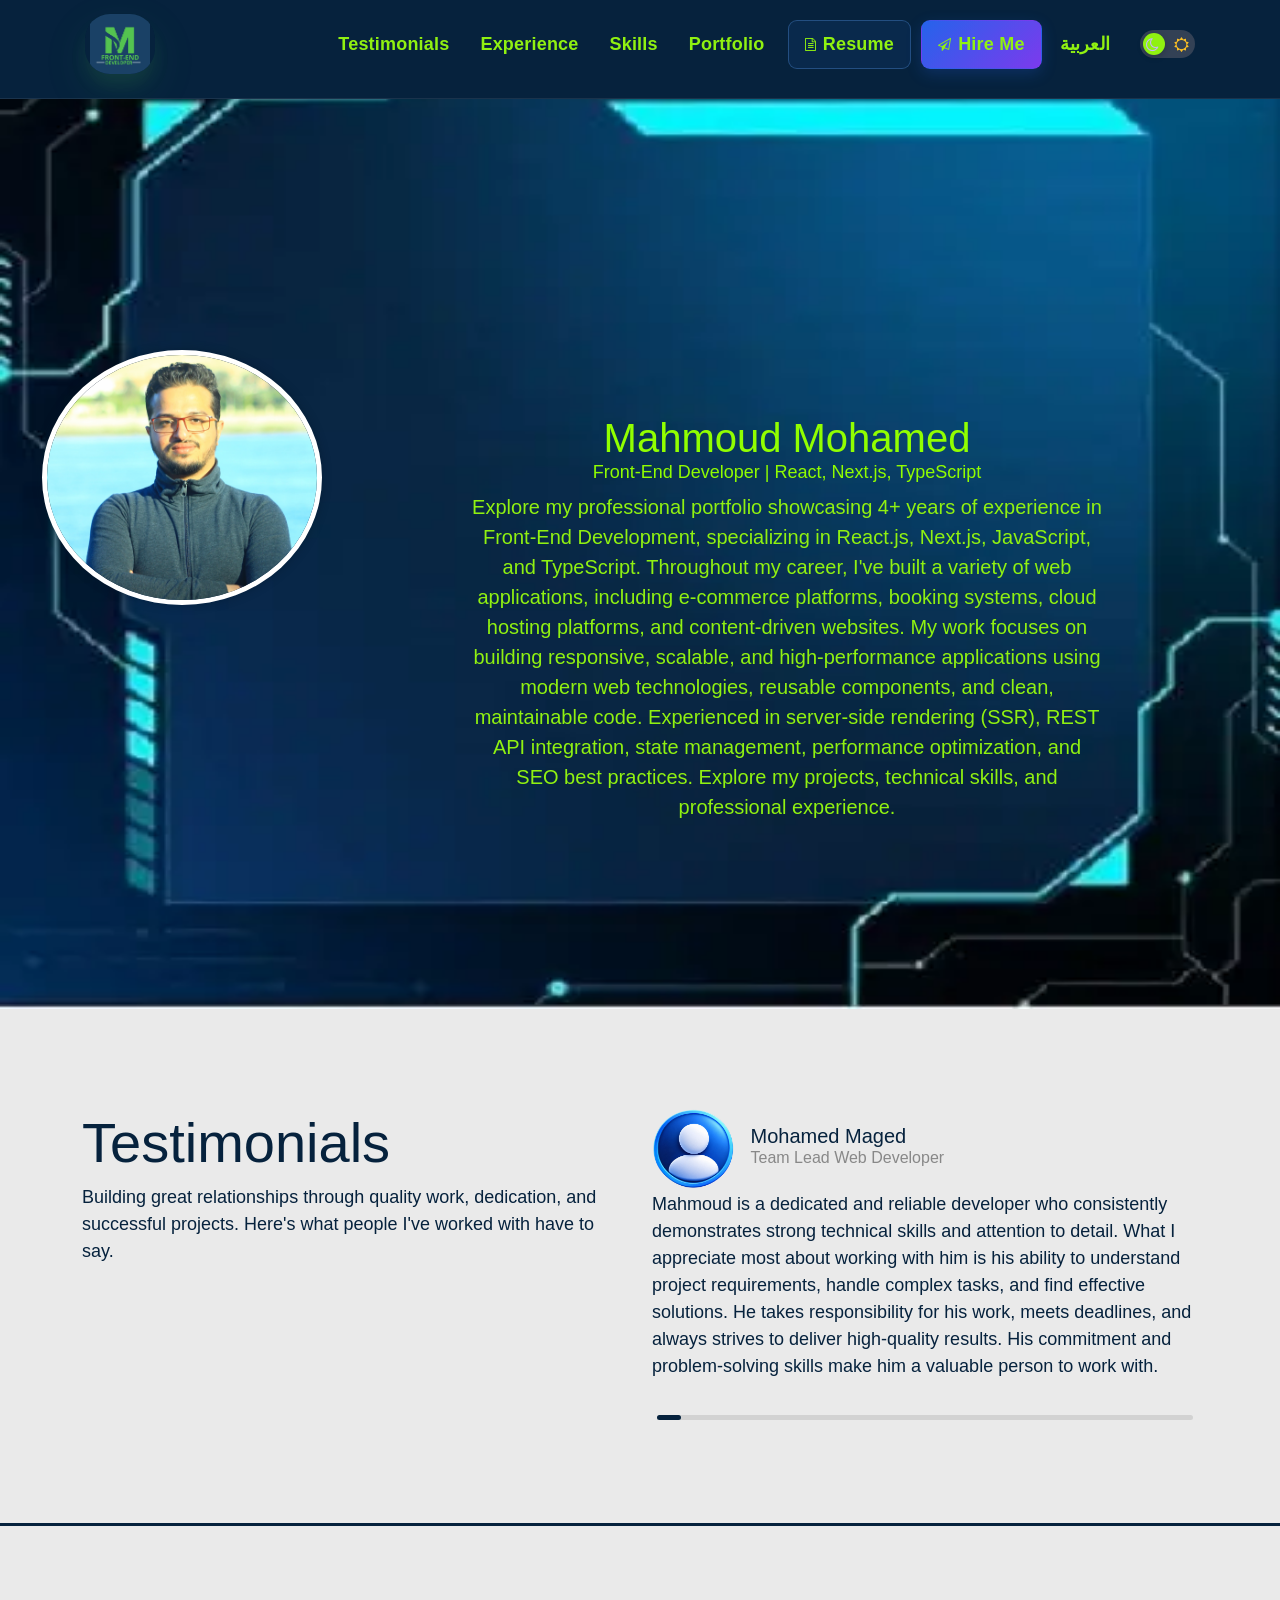
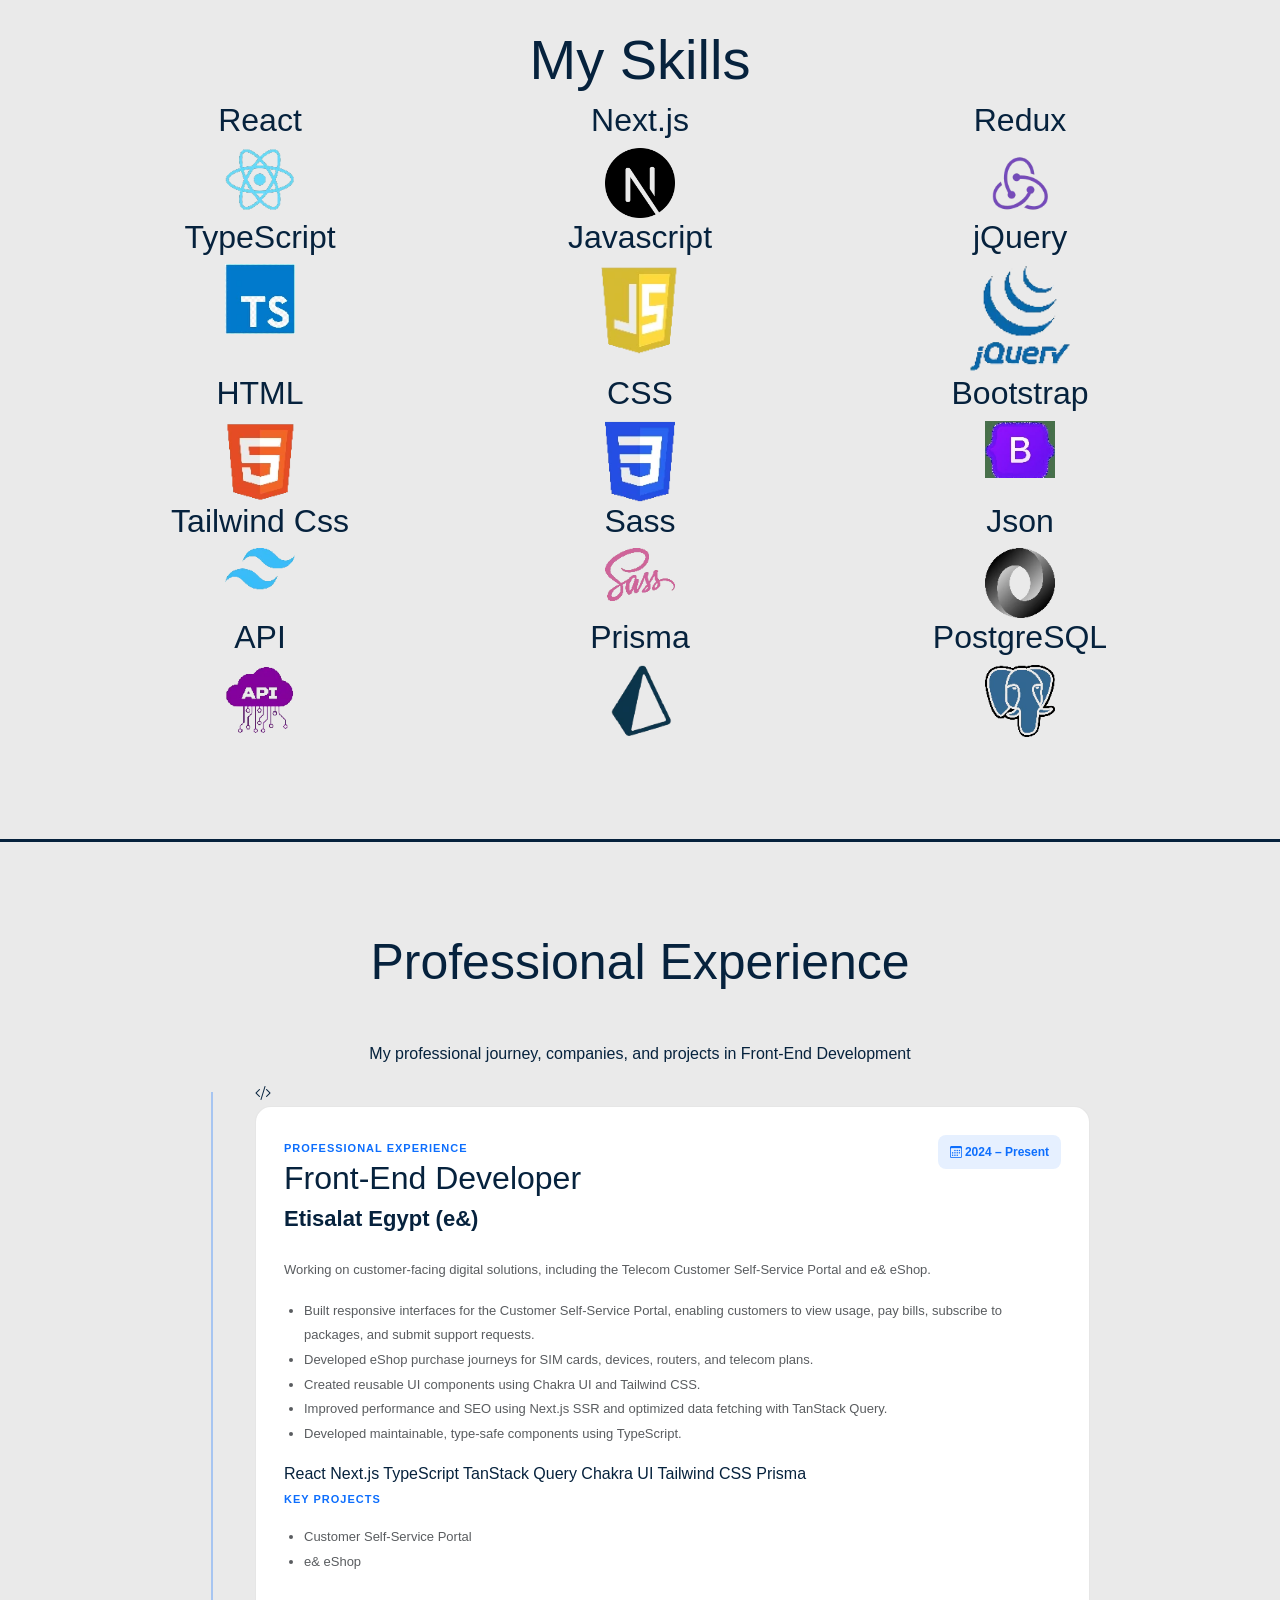
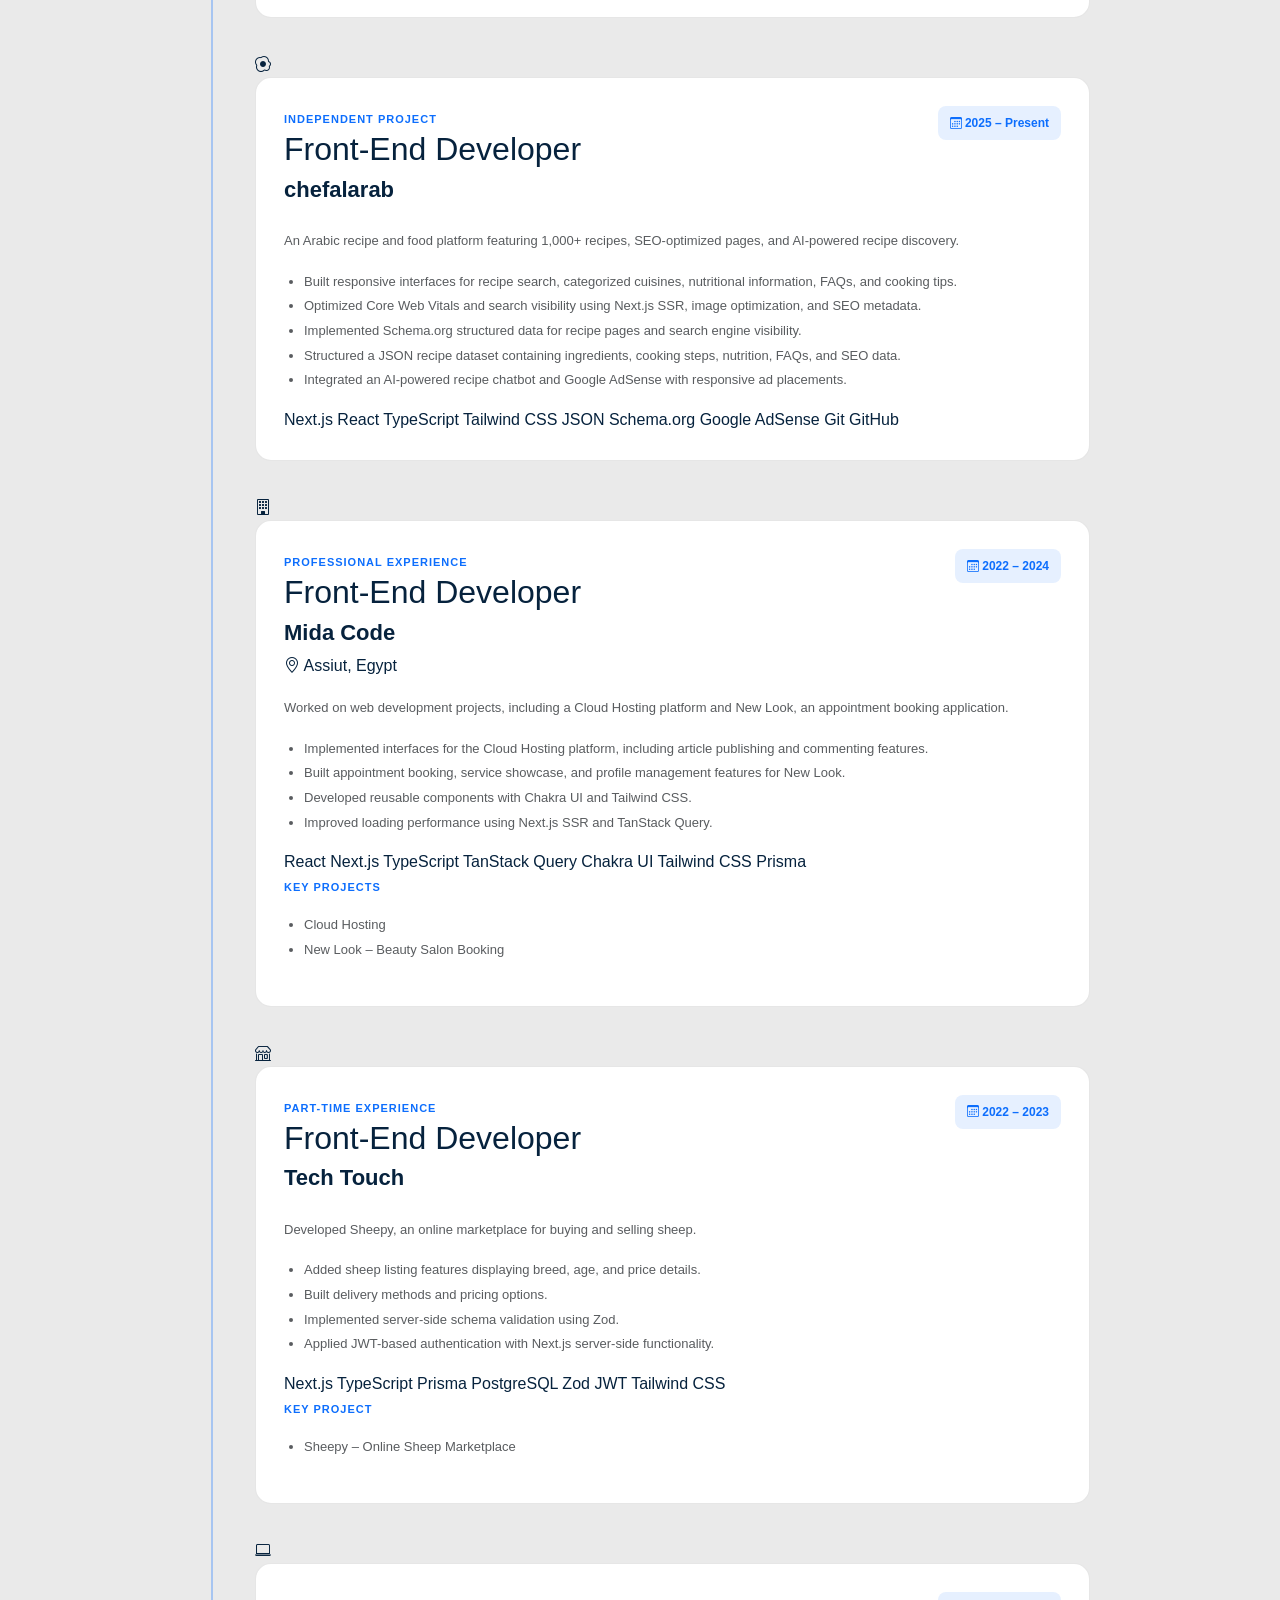
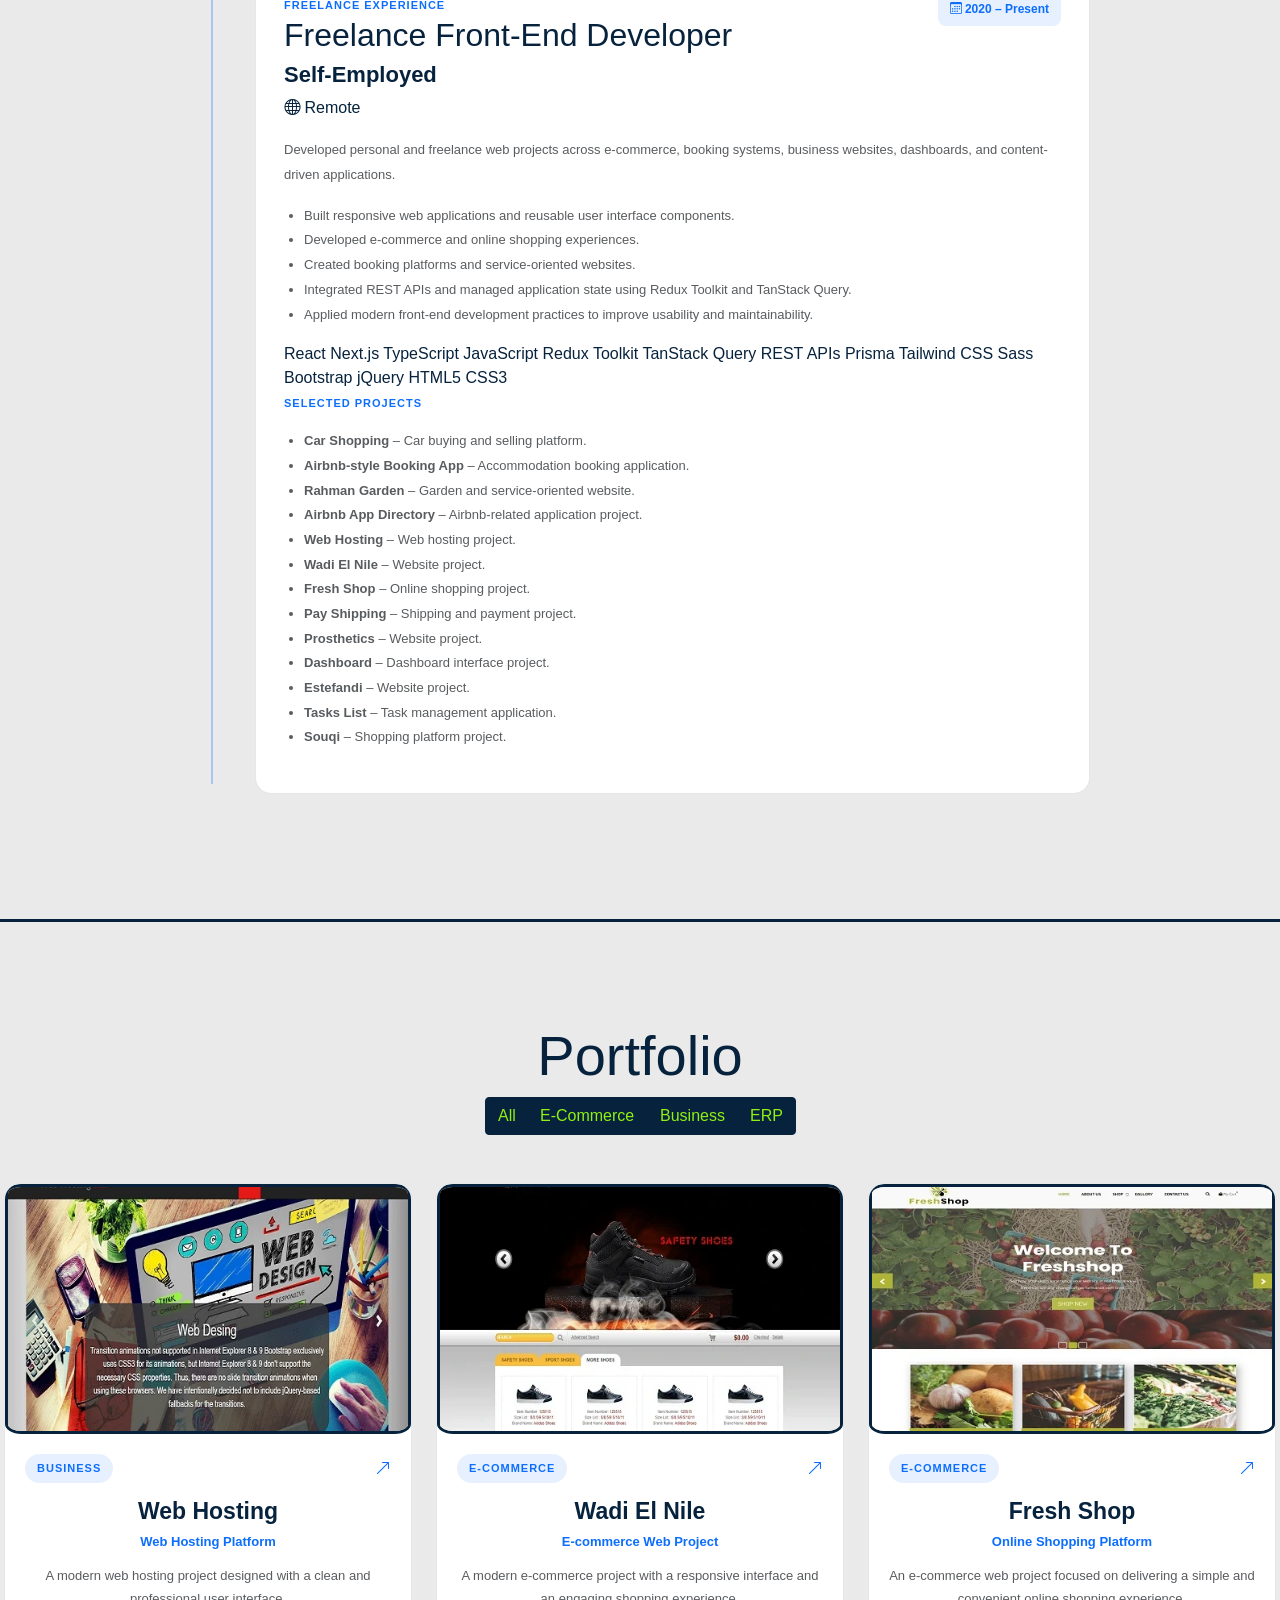
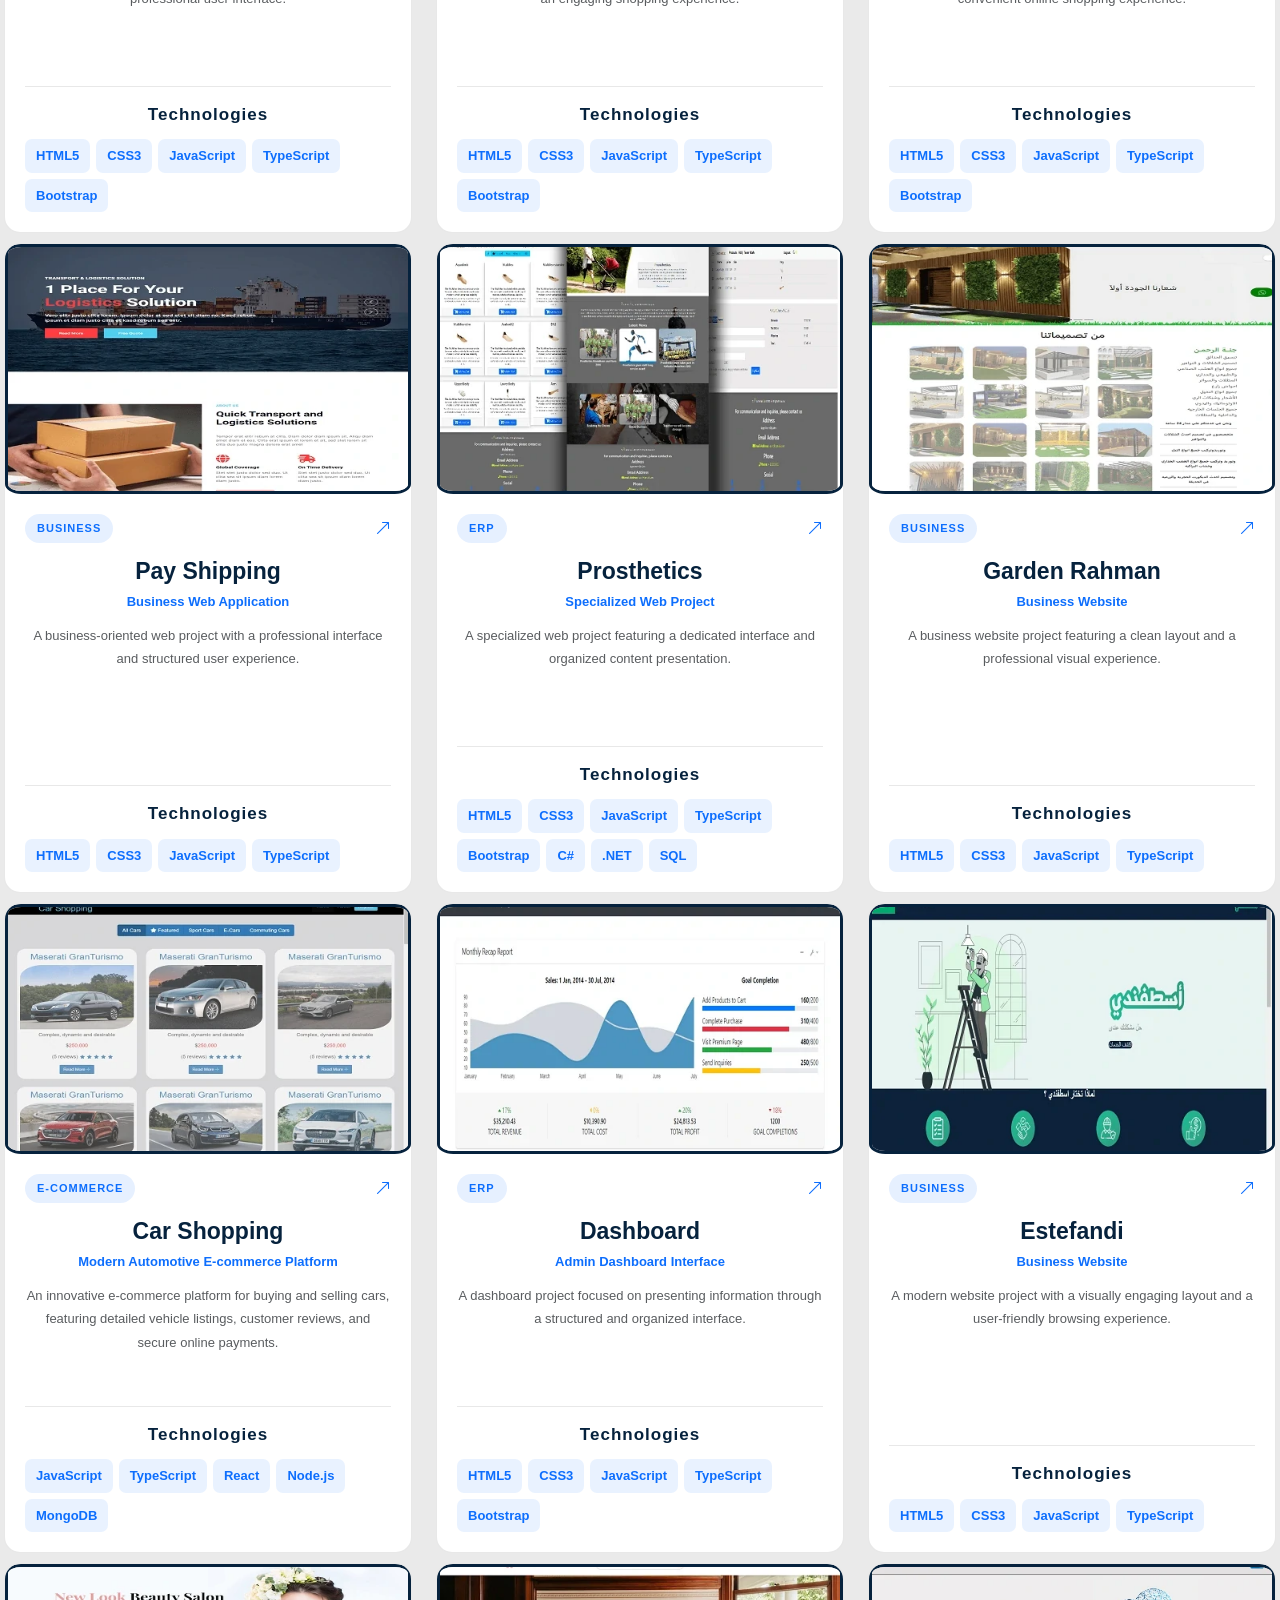
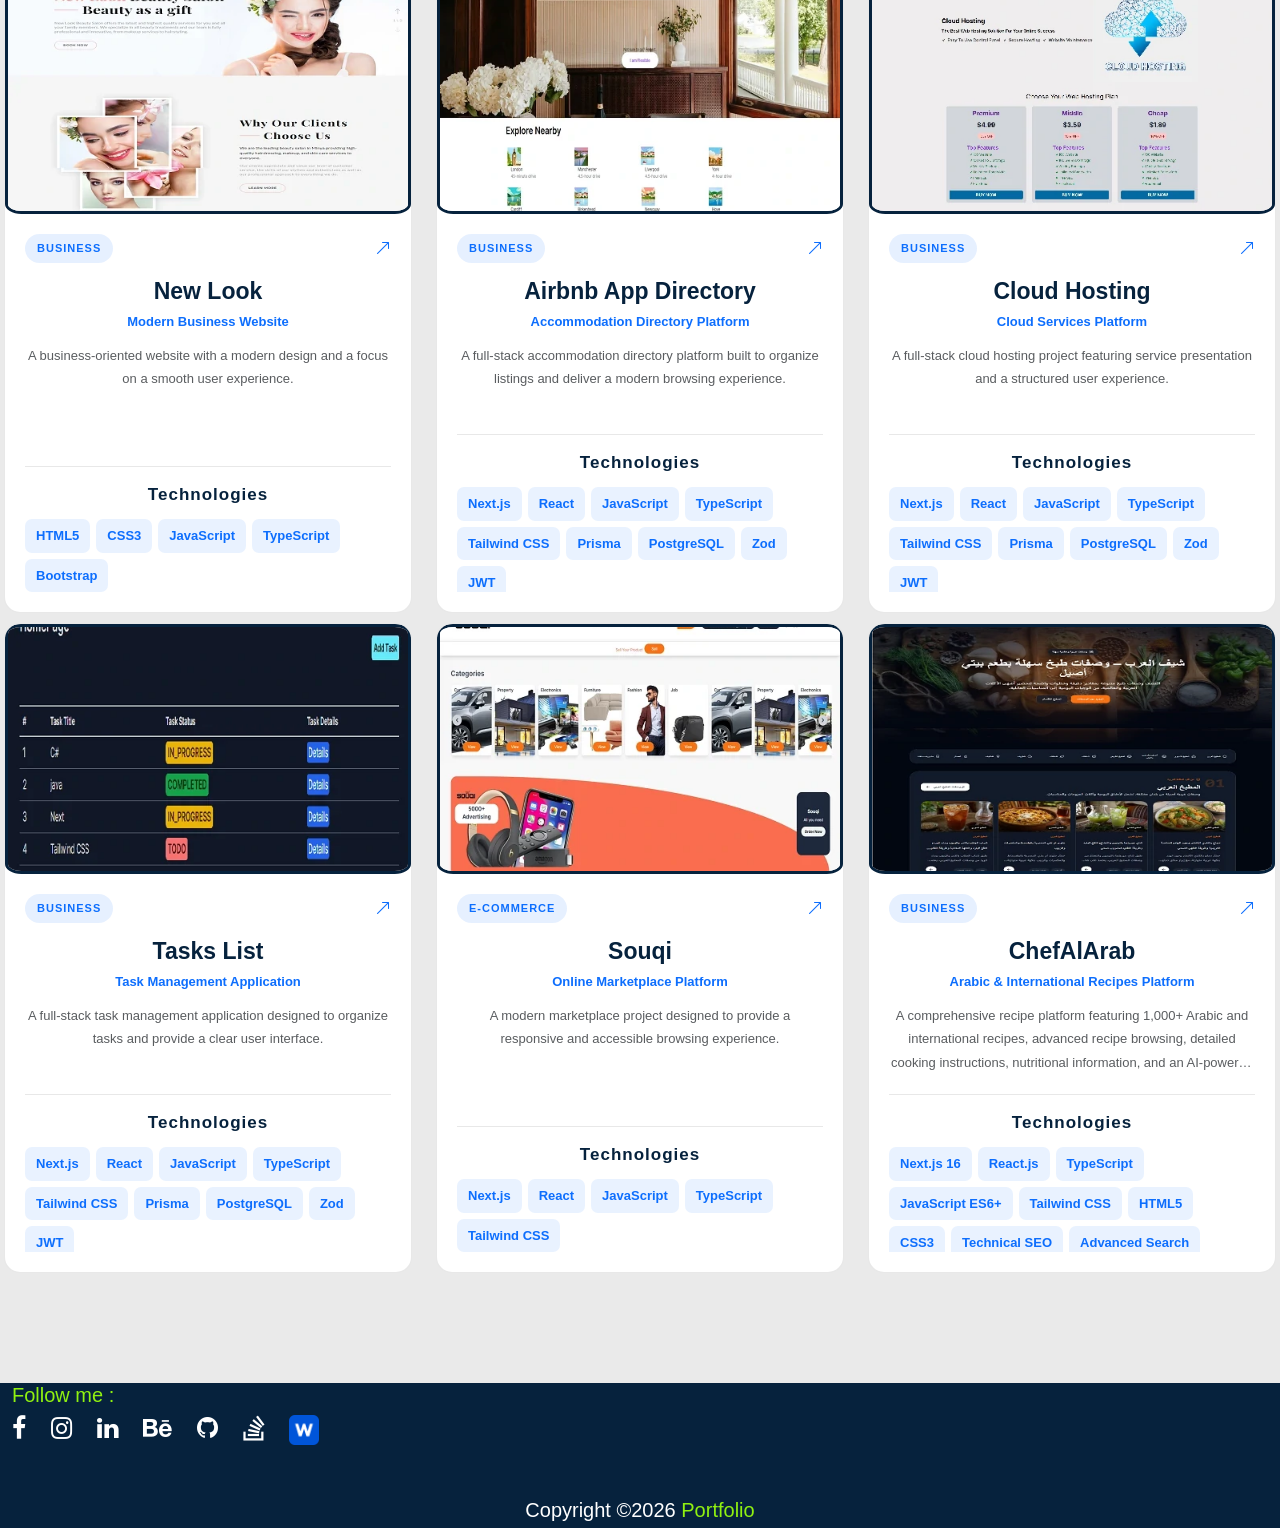
<file: index.html>
<!DOCTYPE html>
<html dir="ltr" lang="en">

<head>
    <meta content="width=device-width, initial-scale=1" name="viewport" />
    <meta
        content="Mahmoud Mohamed is a Front-End Developer specializing in React, Next.js, TypeScript, and building responsive, accessible, high-performance web applications."
        name="description" />
    <meta charset="utf-8" />
    <link    rel="stylesheet"    href="https://cdn.jsdelivr.net/npm/bootstrap-icons@1.11.3/font/bootstrap-icons.min.css"
/>
    <link   rel="stylesheet" href="https://cdn.jsdelivr.net/npm/bootstrap-icons@1.11.3/font/bootstrap-icons.min.css"/>
    <link href="assets/img/packgr&amp;Logo/MLogo.png" rel="shortcut icon" type="image/png" />
    <link href="assets/img/packgr&amp;Logo/MLogo.webp" rel="apple-touch-icon" sizes="180x180" type="image/webp" />
    <link href="assets/css/bootstrap.min.css" media="all" rel="stylesheet" />
    <link href="assets/css/effects.css" media="all" rel="stylesheet" />
    <link href="assets/css/font-awesome.css" media="all" rel="stylesheet" />
    <link href="assets/css/media.css" media="all" rel="stylesheet" />
    <link href="assets/css/staylemahmoud.css" media="all" rel="stylesheet" />
    <link href="assets/css/swiper.css" media="all" rel="stylesheet" />
    <link href="assets/css/style.css" media="all" rel="stylesheet" />
    <title>Mahmoud Mohamed | Front-End Developer - React, Next.js &amp; TypeScript</title>
    <link href="https://mahmoud11mg.github.io/Portfolio/" rel="canonical" />
    <link href="https://mahmoud11mg.github.io/Portfolio/" hreflang="en" rel="alternate" />
    <link href="https://mahmoud11mg.github.io/Portfolio/index-ar.html" hreflang="ar" rel="alternate" />
    <link href="https://mahmoud11mg.github.io/Portfolio/" hreflang="x-default" rel="alternate" />
    <meta content="website" property="og:type" />
    
    <meta content="Mahmoud Mohamed | Front-End Developer" property="og:title" />
    <meta
        content="Mahmoud Mohamed is a Front-End Developer specializing in React, Next.js, TypeScript, and building responsive, accessible, high-performance web applications."
        property="og:description" />
    <meta content="https://mahmoud11mg.github.io/Portfolio/" property="og:url" />
    <meta content="https://mahmoud11mg.github.io/Portfolio/assets/img/MahmoudMohamed.webp" property="og:image" />
    <meta content="en_US" property="og:locale" />
    <meta content="summary_large_image" name="twitter:card" />
    <meta content="#06223d" name="theme-color" />
    <meta content="index, follow" name="robots" />
    <script
        type="application/ld+json">{"@context": "https://schema.org", "@type": "Person", "name": "Mahmoud Mohamed", "jobTitle": "Front-End Developer", "url": "https://mahmoud11mg.github.io/Portfolio/", "image": "https://mahmoud11mg.github.io/Portfolio/assets/img/MahmoudMohamed.webp", "email": "mailto:mahmoud11magd@gmail.com", "sameAs": ["https://www.linkedin.com/in/mahmoud-mohamed-abdelmaged-79b003221/", "https://github.com/mahmoud11mg", "https://www.behance.net/mahmoudmaged4", "https://stackoverflow.com/users/18945029/mahmoud-mohamed-abdalmagd"]}</script>
</head>

<body class="light"><a class="skip-link" href="#testimonials">Skip to content</a>
    <!---Header-->
    <header id="Me"> 
        <!--Nav-->
        <div id="sticky-wrapper" style="height: 130px;">
            <nav class="navbar navbar-expand-lg navbar-dark custom-navbar fixed-top" id="mainNavbar">
                <div class="container">
                    <!-- Logo -->
                    <a aria-label="Home" class="navbar-brand js-scroll-trigger" href="#Me">
                        <img alt="Mahmoud Mohamed Logo" class="logo-me" decoding="async" height="60" loading="eager"
                            src="assets/img/packgr&amp;Logo/MLogo.gif" width="70" />
                    </a>
                    <!-- Mobile Toggle -->
                    <button aria-controls="navbarResponsive" aria-expanded="false" aria-label="Toggle navigation"
                        class="navbar-toggler" data-collapse-target="#navbarResponsive" data-collapse-toggle="true"
                        type="button">
                        <span class="toggler-icon"></span>
                        <span class="toggler-icon"></span>
                        <span class="toggler-icon"></span>
                    </button>
                    <!-- Navigation -->
                    <div class="collapse navbar-collapse" id="navbarResponsive">
                        <ul class="navbar-nav ms-auto align-items-lg-center">
                            <li class="nav-item">
                                <a class="nav-link js-scroll-trigger" href="#testimonials">
                                    <i class="fa fa-comments-o nav-icon"></i>
                                    <span>Testimonials</span>
                                </a>
                            </li>
                            <li class="nav-item">
                                <a class="nav-link js-scroll-trigger" href="#experience">
                                    <i class="fa fa-briefcase nav-icon"></i>
                                    <span>Experience</span>
                                </a>
                            </li>
                            <li class="nav-item">
                                <a class="nav-link js-scroll-trigger" href="#skills">
                                    <i class="fa fa-code nav-icon"></i>
                                    <span>Skills</span>
                                </a>
                            </li>
                            <li class="nav-item">
                                <a class="nav-link js-scroll-trigger" href="#portfolio">
                                    <i class="fa fa-folder-open-o nav-icon"></i>
                                    <span>Portfolio</span>
                                </a>
                            </li>
                            <!-- Resume -->
                            <li class="nav-item">
                                <a class="nav-link nav-action resume-link" data-modal-open="true"
                                    data-modal-target="#resume" href="#resume">
                                    <i class="fa fa-file-text-o"></i>
                                    <span>Resume</span>
                                </a>
                            </li>
                            <!-- Hire Me -->
                            <li class="nav-item">
                                <a class="nav-link nav-action hire-link" data-modal-open="true"
                                    data-modal-target="#exampleModal" href="#exampleModal">
                                    <i class="fa fa-paper-plane-o"></i>
                                    <span>Hire Me</span>
                                </a>
                            </li>
                            <!-- Theme Switch -->
                            <li class="nav-item language-nav-item"><a aria-label="View Arabic version" class="nav-link"
                                    href="index-ar.html" hreflang="ar" lang="ar">العربية</a></li>
                            <li class="nav-item theme-nav-item">
                                <div class="theme-switch-wrapper">
                                   
                                    <div class="one-quarter" id="switch">
                                        <input class="checkbox" id="chk" type="checkbox" />
                                        <label class="label" for="chk">
                                            <i class="fa fa-moon-o"></i>
                                            <i class="fa fa-sun-o"></i>
                                            <span class="ball"></span>
                                        </label>
                                    </div>
                                </div>
                            </li>
                        </ul>
                    </div>
                </div>
            </nav>
        </div>
         <!--AboutMy-->
        <img alt="packground" class="bg loading" decoding="async" fetchpriority="high" height="1000" loading="eager"
            src="assets/img/packgr&amp;Logo/packground.webp" width="1000" />
        <div class="col-xl-6 col-lg-8 mx-auto my">
            <div class="me">
                <div class="my-img">
                    <img alt="MahmoudMohamed" decoding="async" fetchpriority="high" height="400" loading="eager"
                        src="assets/img/MahmoudMohamed.webp" width="400" />
                </div>
                <div class="about">
                    <h1>Mahmoud Mohamed
                        <span style="font-size: large;">Front-End Developer | React, Next.js, TypeScript </span>
                    </h1>
                    <p class="lead">Explore my professional portfolio showcasing 4+ years of experience in Front-End
                        Development, specializing in React.js, Next.js, JavaScript, and TypeScript.

                        Throughout my career, I've built a variety of web applications, including e-commerce platforms,
                        booking systems, cloud hosting platforms, and content-driven websites.

                        My work focuses on building responsive, scalable, and high-performance applications using modern
                        web technologies, reusable components, and clean, maintainable code.

                        Experienced in server-side rendering (SSR), REST API integration, state management, performance
                        optimization, and SEO best practices.

                        Explore my projects, technical skills, and professional experience.</p>
                </div>
            </div>
        </div>

        <!--AboutMy-->
    </header>

    <main id="main-content">

        <!-- Testimonials -->
        <section class="testimonials" id="testimonials">
            <div class="container">
                <div class="row">
                    <div class="col-md-6 Testimo">
                        <h2 class="h1">Testimonials</h2>
                        <p class="lead">
                            Building great relationships through quality work,
                            dedication, and successful projects. Here's what
                            people I've worked with have to say.
                        </p>
                    </div>
                    <div class="col-md-6">
                        <div class="resize">
                            <div class="swiper-container">
                                <div class="swiper-wrapper">
                                    <!-- Mohamed Maged -->
                                    <div class="swiper-slide">
                                        <div class="review-box">
                                            <div class="d-flex align-items-center">
                                                <img alt="Mohamed Maged" class="lazy" decoding="async" height="285"
                                                    loading="lazy" src="assets/img/testimonials/user.webp"
                                                    width="285" />
                                                <h4>
                                                    Mohamed Maged
                                                    <span class="title">Team Lead Web Developer</span>
                                                </h4>
                                            </div>
                                            <p class="lead">
                                                Mahmoud is a dedicated and reliable developer
                                                who consistently demonstrates strong technical
                                                skills and attention to detail. What I appreciate
                                                most about working with him is his ability to
                                                understand project requirements, handle complex
                                                tasks, and find effective solutions. He takes
                                                responsibility for his work, meets deadlines,
                                                and always strives to deliver high-quality results.
                                                His commitment and problem-solving skills make
                                                him a valuable person to work with.
                                            </p>
                                        </div>
                                    </div>
                                    <!-- Maged Mohamed -->
                                    <div class="swiper-slide">
                                        <div class="review-box">
                                            <div class="d-flex align-items-center">
                                                <img alt="Maged Mohamed" class="lazy" decoding="async" height="2236"
                                                    loading="lazy" src="assets/img/testimonials/user.webp"
                                                    width="2288" />
                                                <h4>
                                                    Maged Mohamed
                                                    <span class="title">Junior iOS Developer</span>
                                                </h4>
                                            </div>
                                            <p class="lead">
                                                We needed to recreate the design and experience
                                                of the Sehraya App for the web, and Mahmoud was
                                                the right person for the job. He understood our
                                                vision and transformed our ideas into a clean,
                                                responsive, and professional interface. His
                                                attention to detail and ability to deliver what
                                                we expected made the whole experience smooth.
                                                We were genuinely happy with the final result
                                                and the quality of his work.
                                            </p>
                                        </div>
                                    </div>
                                    <!-- Mohamed Sh Saad -->
                                    <div class="swiper-slide">
                                        <div class="review-box">
                                            <div class="d-flex align-items-center">
                                                <img alt="Mohamed Sh Saad" class="lazy" decoding="async" height="2592"
                                                    loading="lazy" src="assets/img/testimonials/user.webp"
                                                    width="2592" />
                                                <h4>
                                                    Mohamed Sh Saad
                                                    <span class="title">Junior Backend Developer</span>
                                                </h4>
                                            </div>
                                            <p class="lead">
                                                I've worked with Mahmoud on more than one website
                                                project, and his work has always been impressive.
                                                He understands the importance of quality,
                                                performance, and good design. His websites
                                                consistently meet my expectations and help me
                                                provide better results to my own clients.
                                                I appreciate his professionalism, creativity,
                                                and commitment to delivering polished work.
                                                I would definitely recommend working with him.
                                            </p>
                                        </div>
                                    </div>
                                    <!-- Ahmed Mohamed -->
                                    <div class="swiper-slide">
                                        <div class="review-box">
                                            <div class="d-flex align-items-center">
                                                <img alt="Ahmed Mohamed" class="lazy" decoding="async" height="2592"
                                                    loading="lazy" src="assets/img/testimonials/user.webp"
                                                    width="2592" />
                                                <h4>
                                                    Ahmed Mohamed
                                                    <span class="title">Team Lead Web Developer</span>
                                                </h4>
                                            </div>
                                            <p class="lead">
                                                Mahmoud has a great ability to understand both
                                                the technical and business sides of a project.
                                                He listens carefully, understands what the client
                                                needs, and turns those requirements into effective
                                                solutions. He is committed to his tasks,
                                                communicates clearly, and pays attention to
                                                design details. I particularly appreciate his
                                                dedication and the effort he puts into every
                                                project to achieve the best possible outcome.
                                            </p>
                                        </div>
                                    </div>
                                    <!-- Abdullah Zaki -->
                                    <div class="swiper-slide">
                                        <div class="review-box">
                                            <div class="d-flex align-items-center">
                                                <img alt="Abdullah Zaki" class="lazy" decoding="async" height="675"
                                                    loading="lazy" src="assets/img/testimonials/user.webp"
                                                    width="687" />
                                                <h4>
                                                    Abdullah Zaki
                                                    <span class="title">Junior Backend Developer</span>
                                                </h4>
                                            </div>
                                            <p class="lead">
                                                I had a great experience working with Mahmoud.
                                                He is a talented and dedicated Web Developer with
                                                strong technical skills and a good eye for design.
                                                He understands project requirements quickly and
                                                knows how to turn ideas into practical and professional
                                                web solutions. I particularly appreciate his attention
                                                to detail, problem-solving abilities, and commitment
                                                to delivering high-quality work. He is easy to
                                                communicate with and always takes his responsibilities
                                                seriously.
                                            </p>
                                        </div>
                                    </div>
                                    <!-- Ahmed Majid -->
                                    <div class="swiper-slide">
                                        <div class="review-box">
                                            <div class="d-flex align-items-center">
                                                <img alt="Ahmed Majid" class="lazy" decoding="async" height="1246"
                                                    loading="lazy" src="assets/img/testimonials/user.webp"
                                                    width="1263" />
                                                <h4>
                                                    Ahmed Majid
                                                    <span class="title">Doctor of Law</span>
                                                </h4>
                                            </div>
                                            <p class="lead">
                                                Working with Mahmoud was a very positive experience.
                                                He is professional, organized, and pays close attention
                                                to details. What impressed me most was his ability to
                                                understand requirements, listen carefully, and deliver
                                                exactly what was needed. He is committed to his work,
                                                communicates clearly, and always makes an effort to
                                                achieve the best results. I appreciate his professionalism
                                                and would be happy to work with him again.
                                            </p>
                                        </div>
                                    </div>
                                    <!-- Adham Mehanni -->
                                    <div class="swiper-slide">
                                        <div class="review-box">
                                            <div class="d-flex align-items-center">
                                                <img alt="Adham Mehanni" class="lazy" decoding="async" height="1246"
                                                    loading="lazy" src="assets/img/testimonials/user.webp"
                                                    width="1263" />
                                                <h4>
                                                    Adham Mehanni
                                                    <span class="title">Accountant</span>
                                                </h4>
                                            </div>
                                            <p class="lead">
                                                Mahmoud is a hardworking and reliable person who takes
                                                his work seriously. I appreciate his dedication,
                                                problem-solving skills, and ability to manage tasks
                                                efficiently. He is always willing to learn, improve,
                                                and find better ways to complete his work. His
                                                communication is excellent, and he pays attention
                                                to even the smallest details. I highly appreciate
                                                his commitment and the quality of the work he delivers.
                                            </p>
                                        </div>
                                    </div>

                                        
                                <!-- HR - Etisalat Egypt -->
                                <div class="swiper-slide">
                                    <div class="review-box">
                                        <div class="d-flex align-items-center">
                                            <img alt="Omar Hassan" class="lazy" decoding="async" height="1246"
                                                loading="lazy" src="assets/img/testimonials/user.webp" width="1263" />
                                            <h4>
                                                Omar Hassan
                                                <span class="title">HR Manager | Etisalat Egypt</span>
                                            </h4>
                                        </div>
                                        <p class="lead">
                                            Mahmoud demonstrates a strong sense of responsibility and professionalism.
                                            He is committed to his work, communicates effectively, and consistently
                                            shows a willingness to learn and improve. His positive attitude and
                                            problem-solving skills make him a valuable team member.
                                        </p>
                                    </div>
                                </div>

                                <!-- HR - Mida Code -->
                                <div class="swiper-slide">
                                    <div class="review-box">
                                        <div class="d-flex align-items-center">
                                            <img alt="Youssef Adel" class="lazy" decoding="async" height="1246"
                                                loading="lazy" src="assets/img/testimonials/user.webp" width="1263" />
                                            <h4>
                                                Youssef Adel
                                                <span class="title">HR Specialist | Mida Code</span>
                                            </h4>
                                        </div>
                                        <p class="lead">
                                            Mahmoud has demonstrated excellent dedication and a strong willingness
                                            to develop his technical and professional skills. He approaches challenges
                                            with a positive mindset, adapts quickly to new situations, and maintains
                                            a professional attitude when working with others.
                                        </p>
                                    </div>
                                </div>

                                <!-- HR - Tech Touch -->
                                <div class="swiper-slide">
                                    <div class="review-box">
                                        <div class="d-flex align-items-center">
                                            <img alt="Karim Mostafa" class="lazy" decoding="async" height="1246"
                                                loading="lazy" src="assets/img/testimonials/user.webp" width="1263" />
                                            <h4>
                                                Karim Mostafa
                                                <span class="title">HR Manager | Tech Touch</span>
                                            </h4>
                                        </div>
                                        <p class="lead">
                                            Mahmoud is a dedicated and hardworking professional with a strong
                                            ability to manage responsibilities efficiently. His attention to detail,
                                            communication skills, and commitment to delivering quality work
                                            reflect his professional mindset and ambition.
                                        </p>
                                    </div>
                                </div>

                                <!-- CEO - Car Shopping -->
                                <div class="swiper-slide">
                                    <div class="review-box">
                                        <div class="d-flex align-items-center">
                                            <img alt="Mostafa Ibrahim" class="lazy" decoding="async" height="1246"
                                                loading="lazy" src="assets/img/testimonials/user.webp" width="1263" />
                                            <h4>
                                                Mostafa Ibrahim
                                                <span class="title">CEO | Car Shopping</span>
                                            </h4>
                                        </div>
                                        <p class="lead">
                                            Mahmoud has a practical approach to problem-solving and a clear
                                            understanding of modern web technologies. His dedication, ability
                                            to understand project requirements, and focus on delivering effective
                                            solutions make him a promising software developer.
                                        </p>
                                    </div>
                                </div>

                                <!-- CEO - Rahman Garden -->
                                <div class="swiper-slide">
                                    <div class="review-box">
                                        <div class="d-flex align-items-center">
                                            <img alt="Ahmed El Sherif" class="lazy" decoding="async" height="1246"
                                                loading="lazy" src="assets/img/testimonials/user.webp" width="1263" />
                                            <h4>
                                                Ahmed El Sherif
                                                <span class="title">CEO | Rahman Garden</span>
                                            </h4>
                                        </div>
                                        <p class="lead">
                                            Mahmoud is someone who takes his responsibilities seriously and
                                            always strives to achieve the best possible results. He combines
                                            technical knowledge with patience, creativity, and a genuine
                                            commitment to continuous improvement.
                                        </p>
                                    </div>
                                </div>

                                <!-- Senior Software Engineer -->
                                <div class="swiper-slide">
                                    <div class="review-box">
                                        <div class="d-flex align-items-center">
                                            <img alt="Hany Mahmoud" class="lazy" decoding="async" height="1246"
                                                loading="lazy" src="assets/img/testimonials/user.webp" width="1263" />
                                            <h4>
                                                Hany Mahmoud
                                                <span class="title">Senior Software Engineer</span>
                                            </h4>
                                        </div>
                                        <p class="lead">
                                            Mahmoud has a solid understanding of frontend development and modern
                                            JavaScript technologies. He pays attention to code quality, focuses
                                            on creating responsive user interfaces, and shows genuine enthusiasm
                                            for learning new tools and development practices.
                                        </p>
                                    </div>
                                </div>

                                <!-- Project Manager -->
                                <div class="swiper-slide">
                                    <div class="review-box">
                                        <div class="d-flex align-items-center">
                                            <img alt="Amr Khaled" class="lazy" decoding="async" height="1246"
                                                loading="lazy" src="assets/img/testimonials/user.webp" width="1263" />
                                            <h4>
                                                Amr Khaled
                                                <span class="title">Project Manager</span>
                                            </h4>
                                        </div>
                                        <p class="lead">
                                            Mahmoud is organized, cooperative, and committed to achieving project
                                            goals. He understands requirements carefully, communicates progress
                                            effectively, and demonstrates the ability to handle tasks with
                                            responsibility and attention to deadlines.
                                        </p>
                                    </div>
                                </div>

                                <!-- UI/UX Designer -->
                                <div class="swiper-slide">
                                    <div class="review-box">
                                        <div class="d-flex align-items-center">
                                            <img alt="Mohamed Tarek" class="lazy" decoding="async" height="1246"
                                                loading="lazy" src="assets/img/testimonials/user.webp" width="1263" />
                                            <h4>
                                                Mohamed Tarek
                                                <span class="title">UI/UX Designer</span>
                                            </h4>
                                        </div>
                                        <p class="lead">
                                            Working with Mahmoud is a positive experience. He understands the
                                            importance of user experience, responsive design, and visual consistency.
                                            His attention to interface details and ability to translate designs
                                            into functional web experiences are valuable qualities.
                                        </p>
                                    </div>
                                </div>

                                <!-- Business Development Manager -->
                                <div class="swiper-slide">
                                    <div class="review-box">
                                        <div class="d-flex align-items-center">
                                            <img alt="Islam Fathy" class="lazy" decoding="async" height="1246"
                                                loading="lazy" src="assets/img/testimonials/user.webp" width="1263" />
                                            <h4>
                                                Islam Fathy
                                                <span class="title">Business Development Manager</span>
                                            </h4>
                                        </div>
                                        <p class="lead">
                                            Mahmoud combines technical knowledge with strong communication
                                            and business awareness. He understands client requirements,
                                            approaches tasks professionally, and works toward practical
                                            solutions that create value and improve the overall experience.
                                        </p>
                                    </div>
                                </div>

                                <!-- Full Stack Developer -->
                                <div class="swiper-slide">
                                    <div class="review-box">
                                        <div class="d-flex align-items-center">
                                            <img alt="Tamer Nabil" class="lazy" decoding="async" height="1246"
                                                loading="lazy" src="assets/img/testimonials/user.webp" width="1263" />
                                            <h4>
                                                Tamer Nabil
                                                <span class="title">Full Stack Developer</span>
                                            </h4>
                                        </div>
                                        <p class="lead">
                                            Mahmoud has a strong passion for software development and continuous
                                            learning. His experience with frontend technologies, attention to
                                            application performance, and interest in building complete solutions
                                            demonstrate his commitment to growing as a developer.
                                        </p>
                                    </div>
                                </div>
                                                                
                                <!-- Backend Developer -->
                                <div class="swiper-slide">
                                        <div class="review-box">
                                            <div class="d-flex align-items-center">
                                                <img alt="Sherif Ashraf" class="lazy" decoding="async" height="1246"
                                                    loading="lazy" src="assets/img/testimonials/user.webp" width="1263" />
                                                <h4>
                                                    Sherif Ashraf
                                                    <span class="title">Backend Developer</span>
                                                </h4>
                                            </div>
                                            <p class="lead">
                                                Mahmoud has a strong analytical mindset and a genuine interest
                                                in software development. He demonstrates the ability to
                                                understand technical challenges and approach them systematically.
                                                He also pays attention to writing clean, maintainable code and
                                                continuously seeks opportunities to expand his technical knowledge.
                                            </p>
                                        </div>
                                </div>

                                <!-- Digital Marketing Manager -->
                                <div class="swiper-slide">
                                        <div class="review-box">
                                            <div class="d-flex align-items-center">
                                                <img alt="Mohamed Samir" class="lazy" decoding="async" height="1246"
                                                    loading="lazy" src="assets/img/testimonials/user.webp" width="1263" />
                                                <h4>
                                                    Mohamed Samir
                                                    <span class="title">Digital Marketing Manager</span>
                                                </h4>
                                            </div>
                                            <p class="lead">
                                                Mahmoud is a cooperative professional who understands the
                                                importance of connecting technical solutions with user needs.
                                                He focuses on delivering practical solutions that improve
                                                customer experiences and demonstrates excellent responsiveness,
                                                clear communication, and a strong commitment to shared goals.
                                            </p>
                                        </div>
                                </div>

                                <!-- Software Team Leader -->
                                <div class="swiper-slide">
                                        <div class="review-box">
                                            <div class="d-flex align-items-center">
                                                <img alt="Mostafa Khalil" class="lazy" decoding="async" height="1246"
                                                    loading="lazy" src="assets/img/testimonials/user.webp" width="1263" />
                                                <h4>
                                                    Mostafa Khalil
                                                    <span class="title">Software Team Leader</span>
                                                </h4>
                                            </div>
                                            <p class="lead">
                                                Mahmoud demonstrates a strong team spirit and the ability to
                                                collaborate professionally with others. He pays close attention
                                                to implementation details and code quality, and responds positively
                                                to feedback and improvements. His commitment to continuous learning
                                                and delivering better results makes him a valuable team member.
                                            </p>
                                        </div>
                                </div>

                                <!-- IT Manager -->
                                <div class="swiper-slide">
                                        <div class="review-box">
                                            <div class="d-flex align-items-center">
                                                <img alt="Ayman Nasser" class="lazy" decoding="async" height="1246"
                                                    loading="lazy" src="assets/img/testimonials/user.webp" width="1263" />
                                                <h4>
                                                    Ayman Nasser
                                                    <span class="title">IT Manager</span>
                                                </h4>
                                            </div>
                                            <p class="lead">
                                                Mahmoud has a genuine passion for technology and developing
                                                digital solutions. He is flexible when handling project
                                                requirements and demonstrates the ability to learn quickly
                                                and overcome technical challenges. His organizational skills
                                                and practical approach help him identify effective ways
                                                to complete assigned tasks.
                                            </p>
                                        </div>
                                </div>

                                <!-- Sales Manager -->
                                <div class="swiper-slide">
                                        <div class="review-box">
                                            <div class="d-flex align-items-center">
                                                <img alt="Wael Mahmoud" class="lazy" decoding="async" height="1246"
                                                    loading="lazy" src="assets/img/testimonials/user.webp" width="1263" />
                                                <h4>
                                                    Wael Mahmoud
                                                    <span class="title">Sales Manager</span>
                                                </h4>
                                            </div>
                                            <p class="lead">
                                                Mahmoud has excellent communication skills and a strong ability
                                                to understand customer needs and interact with clients professionally.
                                                He combines practical thinking with attention to detail and always
                                                aims to deliver a positive customer experience. His commitment
                                                to building professional relationships reflects his reliability
                                                and focus on achieving results.
                                            </p>
                                        </div>
                                </div>
 

                                    <!-- Additional testimonials -->
                                </div>
                                <div class="swiper-scrollbar"></div>
                            </div>
                        </div>
                    </div>
                </div>
            </div>
        </section>
        <!---skills-->
        <section class="text-center border-top skills" id="skills">
            <h2 class="h1 bgr-info">My Skills</h2>
            <div class="container">
                <div class="row text-center">
                    <!-- React -->
                    <div class="col-md-4 col-sm-6 hvr-grow">
                        <h3 class="h3-Skills">React</h3>
                        <img alt="React" class="imgSkills img_indicators img-responsive" decoding="async" height="70"
                            loading="lazy" src="assets/img/Skills/React.webp" width="70" />
                    </div>
                    <!-- Angular  -->
                    <!-- Next.js -->
                    <div class="col-md-4 col-sm-6 hvr-grow">
                        <h3 class="h3-Skills">Next.js</h3>
                        <img alt="Next.js" class="imgSkills img_indicators img-responsive" decoding="async" height="70"
                            loading="lazy" src="assets/img/Skills/nextjs-icon.png" width="70" />
                    </div>
                    <!-- Redux -->
                    <div class="col-md-4 col-sm-6 hvr-grow">
                        <h3 class="h3-Skills">Redux</h3>
                        <img alt="Redux" class="imgSkills img_indicators img-responsive" decoding="async" height="70"
                            loading="lazy" src="assets/img/Skills/redux.webp" width="70" />
                    </div>
                    <!-- TypeScript -->
                    <div class="col-md-4 col-sm-6 hvr-grow">
                        <h3 class="h3-Skills">TypeScript</h3>
                        <img alt="TypeScript" class="imgSkills img_indicators img-responsive" decoding="async"
                            height="70" loading="lazy" src="assets/img/Skills/TypeScript.webp" width="70" />
                    </div>
                    <!-- Javascript -->
                    <div class="col-md-4 col-sm-6 hvr-grow">
                        <h3 class="h3-Skills">Javascript</h3>
                        <img alt="Javascript" class="imgSkills img_indicators img-responsive" decoding="async"
                            height="80" loading="lazy" src="assets/img/Skills/JavaScript.webp" width="80" />
                    </div>
                    <!-- jQuery -->
                    <div class="col-md-4 col-sm-6 hvr-grow">
                        <h3 class="h3-Skills">jQuery</h3>
                        <img alt="jQuery" class="imgSkills img_indicators img-responsive" decoding="async" height="110"
                            loading="lazy" src="assets/img/Skills/jQuery.webp" width="110" />
                    </div>
                    <!-- OOP -->
                    <!-- HTML -->
                    <div class="col-md-4 col-sm-6 hvr-grow">
                        <h3 class="h3-Skills">HTML</h3>
                        <img alt="HTML" class="imgSkills img_indicators img-responsive" decoding="async" height="70"
                            loading="lazy" src="assets/img/Skills/HTML5.webp" width="70" />
                    </div>
                    <!-- CSS -->
                    <div class="col-md-4 col-sm-6 hvr-grow">
                        <h3 class="h3-Skills">CSS</h3>
                        <img alt="CSS" class="imgSkills img_indicators img-responsive" decoding="async" height="70"
                            loading="lazy" src="assets/img/Skills/CSS3.webp" width="70" />
                    </div>
                    <!-- Bootstrap -->
                    <div class="col-md-4 col-sm-6 hvr-grow">
                        <h3 class="h3-Skills">Bootstrap</h3>
                        <img alt="Bootstrap" class="imgSkills img_indicators img-responsive" decoding="async"
                            height="70" loading="lazy" src="assets/img/Skills/bootstrap.webp" width="70" />
                    </div>
                    <!-- Tailwind -->
                    <div class="col-md-4 col-sm-6 hvr-grow">
                        <h3 class="h3-Skills">Tailwind Css</h3>
                        <img alt="Tailwind" class="imgSkills img_indicators img-responsive" decoding="async" height="70"
                            loading="lazy" src="assets/img/Skills/tailwind.webp" width="70" />
                    </div>
                    <!-- Sass -->
                    <div class="col-md-4 col-sm-6 hvr-grow">
                        <h3 class="h3-Skills">Sass</h3>
                        <img alt="Sass" class="imgSkills img_indicators img-responsive" decoding="async" height="70"
                            loading="lazy" src="assets/img/Skills/Sass.webp" width="70" />
                    </div>
                    <!-- Json -->
                    <div class="col-md-4 col-sm-6 hvr-grow">
                        <h3 class="h3-Skills">Json</h3>
                        <img alt="Json" class="imgSkills img_indicators img-responsive" decoding="async" height="70"
                            loading="lazy" src="assets/img/Skills/JSON.webp" width="70" />
                    </div>
                    <!-- API -->
                    <div class="col-md-4 col-sm-6 hvr-grow">
                        <h3 class="h3-Skills">API</h3>
                        <img alt="API" class="imgSkills img_indicators img-responsive" decoding="async" height="70"
                            loading="lazy" src="assets/img/Skills/Api.webp" width="70" />
                    </div>
                    <!-- Prisma -->
                    <div class="col-md-4 col-sm-6 hvr-grow">
                        <h3 class="h3-Skills">Prisma</h3>
                        <img alt="Prisma" class="imgSkills img_indicators img-responsive" decoding="async" height="70"
                            loading="lazy" src="assets/img/Skills/prisma.webp" width="70" />
                    </div>
                    <!-- PostgreSQL -->
                    <div class="col-md-4 col-sm-6 hvr-grow">
                        <h3 class="h3-Skills">PostgreSQL</h3>
                        <img alt="PostgreSQL" class="imgSkills img_indicators img-responsive" decoding="async"
                            height="70" loading="lazy" src="assets/img/Skills/PostgreSQL.webp" width="70" />
                    </div>
                </div>
            </div>
        </section>
        <!-- EXPERIENCE-->
     
<section class="experience-section section border-top" id="experience">
    <div class="container">

        <div class="section-title text-center">
            <h2>Professional Experience</h2>
            <p>My professional journey, companies, and projects in Front-End Development</p>
        </div>

        <div class="experience-timeline">

            <!-- Etisalat Egypt -->
            <div class="experience-item">
                <div class="experience-marker">
                    <i class="bi bi-code-slash"></i>
                </div>

                <div class="experience-card">
                    <div class="experience-header">
                        <div>
                            <span class="experience-type">Professional Experience</span>
                            <h3>Front-End Developer</h3>
                            <h4>Etisalat Egypt (e&amp;)</h4>
                        </div>
                        <span class="experience-date">
                            <i class="bi bi-calendar3"></i>
                            2024 – Present
                        </span>
                    </div>

                    <p class="experience-description">
                        Working on customer-facing digital solutions, including
                        the Telecom Customer Self-Service Portal and e&amp; eShop.
                    </p>

                    <ul class="experience-list">
                        <li>
                            Built responsive interfaces for the Customer
                            Self-Service Portal, enabling customers to view usage,
                            pay bills, subscribe to packages, and submit support requests.
                        </li>
                        <li>
                            Developed eShop purchase journeys for SIM cards,
                            devices, routers, and telecom plans.
                        </li>
                        <li>
                            Created reusable UI components using Chakra UI
                            and Tailwind CSS.
                        </li>
                        <li>
                            Improved performance and SEO using Next.js SSR
                            and optimized data fetching with TanStack Query.
                        </li>
                        <li>
                            Developed maintainable, type-safe components
                            using TypeScript.
                        </li>
                    </ul>

                    <div class="experience-technologies">
                        <span>React</span>
                        <span>Next.js</span>
                        <span>TypeScript</span>
                        <span>TanStack Query</span>
                        <span>Chakra UI</span>
                        <span>Tailwind CSS</span>
                        <span>Prisma</span>
                    </div>

                    <div class="experience-projects">
                        <span class="experience-type">Key Projects</span>
                        <ul class="experience-list">
                            <li>Customer Self-Service Portal</li>
                            <li>e&amp; eShop</li>
                        </ul>
                    </div>
                </div>
            </div>

            <!-- chefalarab-->
            <div class="experience-item">
                <div class="experience-marker">
                    <i class="bi bi-egg-fried"></i>
                </div>

                <div class="experience-card">
                    <div class="experience-header">
                        <div>
                            <span class="experience-type">Independent Project</span>
                            <h3>Front-End Developer</h3>
                            <h4>chefalarab</h4>
                        </div>
                        <span class="experience-date">
                            <i class="bi bi-calendar3"></i>
                            2025 – Present
                        </span>
                    </div>

                    <p class="experience-description">
                        An Arabic recipe and food platform featuring 1,000+
                        recipes, SEO-optimized pages, and AI-powered recipe discovery.
                    </p>

                    <ul class="experience-list">
                        <li>
                            Built responsive interfaces for recipe search,
                            categorized cuisines, nutritional information,
                            FAQs, and cooking tips.
                        </li>
                        <li>
                            Optimized Core Web Vitals and search visibility
                            using Next.js SSR, image optimization, and SEO metadata.
                        </li>
                        <li>
                            Implemented Schema.org structured data for
                            recipe pages and search engine visibility.
                        </li>
                        <li>
                            Structured a JSON recipe dataset containing
                            ingredients, cooking steps, nutrition, FAQs, and SEO data.
                        </li>
                        <li>
                            Integrated an AI-powered recipe chatbot and
                            Google AdSense with responsive ad placements.
                        </li>
                    </ul>

                    <div class="experience-technologies">
                        <span>Next.js</span>
                        <span>React</span>
                        <span>TypeScript</span>
                        <span>Tailwind CSS</span>
                        <span>JSON</span>
                        <span>Schema.org</span>
                        <span>Google AdSense</span>
                        <span>Git</span>
                        <span>GitHub</span>
                    </div>

                </div>
            </div>

            <!-- Mida Code -->
            <div class="experience-item">
                <div class="experience-marker">
                    <i class="bi bi-building"></i>
                </div>

                <div class="experience-card">
                    <div class="experience-header">
                        <div>
                            <span class="experience-type">Professional Experience</span>
                            <h3>Front-End Developer</h3>
                            <h4>Mida Code</h4>
                            <span class="experience-location">
                                <i class="bi bi-geo-alt"></i> Assiut, Egypt
                            </span>
                        </div>
                        <span class="experience-date">
                            <i class="bi bi-calendar3"></i>
                            2022 – 2024
                        </span>
                    </div>

                    <p class="experience-description">
                        Worked on web development projects, including a Cloud Hosting
                        platform and New Look, an appointment booking application.
                    </p>

                    <ul class="experience-list">
                        <li>
                            Implemented interfaces for the Cloud Hosting platform,
                            including article publishing and commenting features.
                        </li>
                        <li>
                            Built appointment booking, service showcase,
                            and profile management features for New Look.
                        </li>
                        <li>
                            Developed reusable components with Chakra UI
                            and Tailwind CSS.
                        </li>
                        <li>
                            Improved loading performance using Next.js SSR
                            and TanStack Query.
                        </li>
                    </ul>

                    <div class="experience-technologies">
                        <span>React</span>
                        <span>Next.js</span>
                        <span>TypeScript</span>
                        <span>TanStack Query</span>
                        <span>Chakra UI</span>
                        <span>Tailwind CSS</span>
                        <span>Prisma</span>
                    </div>

                    <div class="experience-projects">
                        <span class="experience-type">Key Projects</span>
                        <ul class="experience-list">
                            <li>Cloud Hosting</li>
                            <li>New Look – Beauty Salon Booking</li>
                        </ul>
                    </div>
                </div>
            </div>

            <!-- Tech Touch -->
            <div class="experience-item">
                <div class="experience-marker">
                    <i class="bi bi-shop"></i>
                </div>

                <div class="experience-card">
                    <div class="experience-header">
                        <div>
                            <span class="experience-type">Part-Time Experience</span>
                            <h3>Front-End Developer</h3>
                            <h4>Tech Touch</h4>
                        </div>
                        <span class="experience-date">
                            <i class="bi bi-calendar3"></i>
                            2022 – 2023
                        </span>
                    </div>

                    <p class="experience-description">
                        Developed Sheepy, an online marketplace for buying
                        and selling sheep.
                    </p>

                    <ul class="experience-list">
                        <li>
                            Added sheep listing features displaying breed,
                            age, and price details.
                        </li>
                        <li>
                            Built delivery methods and pricing options.
                        </li>
                        <li>
                            Implemented server-side schema validation using Zod.
                        </li>
                        <li>
                            Applied JWT-based authentication with
                            Next.js server-side functionality.
                        </li>
                    </ul>

                    <div class="experience-technologies">
                        <span>Next.js</span>
                        <span>TypeScript</span>
                        <span>Prisma</span>
                        <span>PostgreSQL</span>
                        <span>Zod</span>
                        <span>JWT</span>
                        <span>Tailwind CSS</span>
                    </div>

                    <div class="experience-projects">
                        <span class="experience-type">Key Project</span>
                        <ul class="experience-list">
                            <li>Sheepy – Online Sheep Marketplace</li>
                        </ul>
                    </div>
                </div>
            </div>

            <!-- Freelance -->
            <div class="experience-item">
                <div class="experience-marker">
                    <i class="bi bi-laptop"></i>
                </div>

                <div class="experience-card">
                    <div class="experience-header">
                        <div>
                            <span class="experience-type">Freelance Experience</span>
                            <h3>Freelance Front-End Developer</h3>
                            <h4>Self-Employed</h4>
                            <span class="experience-location">
                                <i class="bi bi-globe"></i> Remote
                            </span>
                        </div>
                        <span class="experience-date">
                            <i class="bi bi-calendar3"></i>
                            2020 – Present
                        </span>
                    </div>

                    <p class="experience-description">
                        Developed personal and freelance web projects across
                        e-commerce, booking systems, business websites,
                        dashboards, and content-driven applications.
                    </p>

                    <ul class="experience-list">
                        <li>
                            Built responsive web applications and reusable
                            user interface components.
                        </li>
                        <li>
                            Developed e-commerce and online shopping experiences.
                        </li>
                        <li>
                            Created booking platforms and service-oriented websites.
                        </li>
                        <li>
                            Integrated REST APIs and managed application
                            state using Redux Toolkit and TanStack Query.
                        </li>
                        <li>
                            Applied modern front-end development practices
                            to improve usability and maintainability.
                        </li>
                    </ul>

                    <div class="experience-technologies">
                        <span>React</span>
                        <span>Next.js</span>
                        <span>TypeScript</span>
                        <span>JavaScript</span>
                        <span>Redux Toolkit</span>
                        <span>TanStack Query</span>
                        <span>REST APIs</span>
                        <span>Prisma</span>
                        <span>Tailwind CSS</span>
                        <span>Sass</span>
                        <span>Bootstrap</span>
                        <span>jQuery</span>
                        <span>HTML5</span>
                        <span>CSS3</span>
                    </div>

                    <div class="experience-projects">
                        <span class="experience-type">Selected Projects</span>

                        <ul class="experience-list">
                            <li>
                                <strong>Car Shopping</strong> – Car buying and selling platform.
                            </li>
                            <li>
                                <strong>Airbnb-style Booking App</strong> – Accommodation booking application.
                            </li>
                            <li>
                                <strong>Rahman Garden</strong> – Garden and service-oriented website.
                            </li>
                            <li>
                                <strong>Airbnb App Directory</strong> – Airbnb-related application project.
                            </li>
                            <li>
                                <strong>Web Hosting</strong> – Web hosting project.
                            </li>
                            <li>
                                <strong>Wadi El Nile</strong> – Website project.
                            </li>
                            <li>
                                <strong>Fresh Shop</strong> – Online shopping project.
                            </li>
                            <li>
                                <strong>Pay Shipping</strong> – Shipping and payment project.
                            </li>
                            <li>
                                <strong>Prosthetics</strong> – Website project.
                            </li>
                            <li>
                                <strong>Dashboard</strong> – Dashboard interface project.
                            </li>
                            <li>
                                <strong>Estefandi</strong> – Website project.
                            </li>
                            <li>
                                <strong>Tasks List</strong> – Task management application.
                            </li>
                            <li>
                                <strong>Souqi</strong> – Shopping platform project.
                            </li>
                        </ul>
                    </div>
                </div>
            </div>

        </div>
    </div>
</section>

        <!---portfolio-->
 
        <section class="text-center border-top" id="portfolio">
            <h2 class="h1">Portfolio</h2>

            <div class="container-fluid">

                <!-- Portfolio Filters -->
                <div class="btn-group btn-group-lg filters-button-group mb-5"
                    role="group"
                    aria-label="Filter portfolio projects">

                    <button type="button" class="btn btn-lg btn-info hvr-sweep-to-right active"
                            data-filter="*" aria-pressed="true">All</button>

                    <button type="button" class="btn btn-lg btn-info hvr-sweep-to-right"
                            data-filter=".ecommerce" aria-pressed="false">E-Commerce</button>

                    <button type="button" class="btn btn-lg btn-info hvr-sweep-to-right"
                            data-filter=".business" aria-pressed="false">Business</button>

                    <button type="button" class="btn btn-lg btn-info hvr-sweep-to-right"
                            data-filter=".erp" aria-pressed="false">ERP</button>
                </div>

                <!-- Portfolio Grid -->
                <div class="grid grid-portfolio">
                    <div class="row">

                        <!-- 01 - Web Hosting -->
                        <div class="col-md-4 col-sm-12 grid-item business" data-category="business">
                            <div class="portfolio-card">
                                <a href="#exampleModal-1"
                                class="portfolio-image"
                                aria-label="View project: Web Hosting"
                                data-modal-open="true"
                                data-modal-target="#exampleModal-1"
                                role="button">
                                    <img src="assets/img/Portfolio/webhosting.webp"
                                        alt="Web Hosting"
                                        width="500" height="500"
                                        loading="lazy" decoding="async">
                                    <span class="portfolio-overlay">
                                        <i class="bi bi-eye" aria-hidden="true" style="font-size: 35px;"></i>
                                        <span>View Project</span>
                                    </span>
                                </a>

                                <div class="portfolio-content">
                                    <div class="portfolio-meta">
                                        <span class="project-category">Business</span>
                                        <i class="bi bi-arrow-up-right" aria-hidden="true"></i>
                                    </div>
                                    <h4 class="portfolio-title">Web Hosting</h4>
                                    <p class="portfolio-subtitle">Web Hosting Platform</p>
                                    <p class="portfolio-description">A modern web hosting project designed with a clean and professional user interface.</p>
                                    <div class="portfolio-technologies">
                                        <span class="technology-label">Technologies</span>
                                        <div class="technology-list">
                                            <span>HTML5</span><span>CSS3</span><span>JavaScript</span><span>TypeScript</span><span>Bootstrap</span>
                                        </div>
                                    </div>
                                </div>
                            </div>
                        </div>

                        <!-- 02 - Wadi El Nile -->
                        <div class="col-md-4 col-sm-12 grid-item ecommerce" data-category="ecommerce">
                            <div class="portfolio-card">
                                <a href="#exampleModal-2"
                                class="portfolio-image"
                                aria-label="View project: Wadi El Nile"
                                data-modal-open="true"
                                data-modal-target="#exampleModal-2"
                                role="button">
                                    <img src="assets/img/Portfolio/wadiElNile.webp"
                                        alt="Wadi El Nile"
                                        width="500" height="500"
                                        loading="lazy" decoding="async">
                                    <span class="portfolio-overlay">
                                        <i class="bi bi-eye" aria-hidden="true" style="font-size: 35px;"></i>
                                        <span>View Project</span>
                                    </span>
                                </a>

                                <div class="portfolio-content">
                                    <div class="portfolio-meta">
                                        <span class="project-category">E-commerce</span>
                                        <i class="bi bi-arrow-up-right" aria-hidden="true"></i>
                                    </div>
                                    <h4 class="portfolio-title">Wadi El Nile</h4>
                                    <p class="portfolio-subtitle">E-commerce Web Project</p>
                                    <p class="portfolio-description">A modern e-commerce project with a responsive interface and an engaging shopping experience.</p>
                                    <div class="portfolio-technologies">
                                        <span class="technology-label">Technologies</span>
                                        <div class="technology-list">
                                            <span>HTML5</span><span>CSS3</span><span>JavaScript</span><span>TypeScript</span><span>Bootstrap</span>
                                        </div>
                                    </div>
                                </div>
                            </div>
                        </div>

                        <!-- 03 - Fresh Shop -->
                        <div class="col-md-4 col-sm-12 grid-item ecommerce" data-category="ecommerce">
                            <div class="portfolio-card">
                                <a href="#exampleModal-3"
                                class="portfolio-image"
                                aria-label="View project: Fresh Shop"
                                data-modal-open="true"
                                data-modal-target="#exampleModal-3"
                                role="button">
                                    <img src="assets/img/Portfolio/freshshop.webp"
                                        alt="Fresh Shop"
                                        width="500" height="500"
                                        loading="lazy" decoding="async">
                                    <span class="portfolio-overlay">
                                        <i class="bi bi-eye" aria-hidden="true" style="font-size: 35px;"></i>
                                        <span>View Project</span>
                                    </span>
                                </a>

                                <div class="portfolio-content">
                                    <div class="portfolio-meta">
                                        <span class="project-category">E-commerce</span>
                                        <i class="bi bi-arrow-up-right" aria-hidden="true"></i>
                                    </div>
                                    <h4 class="portfolio-title">Fresh Shop</h4>
                                    <p class="portfolio-subtitle">Online Shopping Platform</p>
                                    <p class="portfolio-description">An e-commerce web project focused on delivering a simple and convenient online shopping experience.</p>
                                    <div class="portfolio-technologies">
                                        <span class="technology-label">Technologies</span>
                                        <div class="technology-list">
                                            <span>HTML5</span><span>CSS3</span><span>JavaScript</span><span>TypeScript</span><span>Bootstrap</span>
                                        </div>
                                    </div>
                                </div>
                            </div>
                        </div>

                        <!-- 04 - Pay Shipping -->
                        <div class="col-md-4 col-sm-12 grid-item business" data-category="business">
                            <div class="portfolio-card">
                                <a href="#exampleModal-4"
                                class="portfolio-image"
                                aria-label="View project: Pay Shipping"
                                data-modal-open="true"
                                data-modal-target="#exampleModal-4"
                                role="button">
                                    <img src="assets/img/Portfolio/payShipping.webp"
                                        alt="Pay Shipping"
                                        width="500" height="500"
                                        loading="lazy" decoding="async">
                                    <span class="portfolio-overlay">
                                        <i class="bi bi-eye" aria-hidden="true" style="font-size: 35px;"></i>
                                        <span>View Project</span>
                                    </span>
                                </a>

                                <div class="portfolio-content">
                                    <div class="portfolio-meta">
                                        <span class="project-category">Business</span>
                                        <i class="bi bi-arrow-up-right" aria-hidden="true"></i>
                                    </div>
                                    <h4 class="portfolio-title">Pay Shipping</h4>
                                    <p class="portfolio-subtitle">Business Web Application</p>
                                    <p class="portfolio-description">A business-oriented web project with a professional interface and structured user experience.</p>
                                    <div class="portfolio-technologies">
                                        <span class="technology-label">Technologies</span>
                                        <div class="technology-list">
                                            <span>HTML5</span><span>CSS3</span><span>JavaScript</span><span>TypeScript</span>
                                        </div>
                                    </div>
                                </div>
                            </div>
                        </div>

                        <!-- 05 - Prosthetics -->
                        <div class="col-md-4 col-sm-12 grid-item erp" data-category="erp">
                            <div class="portfolio-card">
                                <a href="#exampleModal-5"
                                class="portfolio-image"
                                aria-label="View project: Prosthetics"
                                data-modal-open="true"
                                data-modal-target="#exampleModal-5"
                                role="button">
                                    <img src="assets/img/Portfolio/Prosthetics.webp"
                                        alt="Prosthetics"
                                        width="500" height="500"
                                        loading="lazy" decoding="async">
                                    <span class="portfolio-overlay">
                                        <i class="bi bi-eye" aria-hidden="true" style="font-size: 35px;"></i>
                                        <span>View Project</span>
                                    </span>
                                </a>

                                <div class="portfolio-content">
                                    <div class="portfolio-meta">
                                        <span class="project-category">ERP</span>
                                        <i class="bi bi-arrow-up-right" aria-hidden="true"></i>
                                    </div>
                                    <h4 class="portfolio-title">Prosthetics</h4>
                                    <p class="portfolio-subtitle">Specialized Web Project</p>
                                    <p class="portfolio-description">A specialized web project featuring a dedicated interface and organized content presentation.</p>
                                    <div class="portfolio-technologies">
                                        <span class="technology-label">Technologies</span>
                                        <div class="technology-list">
                                            <span>HTML5</span><span>CSS3</span><span>JavaScript</span><span>TypeScript</span><span>Bootstrap</span><span>C#</span><span>.NET</span><span>SQL</span>
                                        </div>
                                    </div>
                                </div>
                            </div>
                        </div>

                        <!-- 06 - Garden Rahman -->
                        <div class="col-md-4 col-sm-12 grid-item business" data-category="business">
                            <div class="portfolio-card">
                                <a href="#exampleModal-6"
                                class="portfolio-image"
                                aria-label="View project: Garden Rahman"
                                data-modal-open="true"
                                data-modal-target="#exampleModal-6"
                                role="button">
                                    <img src="assets/img/Portfolio/GardenRahman.webp"
                                        alt="Garden Rahman"
                                        width="500" height="500"
                                        loading="lazy" decoding="async">
                                    <span class="portfolio-overlay">
                                        <i class="bi bi-eye" aria-hidden="true" style="font-size: 35px;"></i>
                                        <span>View Project</span>
                                    </span>
                                </a>

                                <div class="portfolio-content">
                                    <div class="portfolio-meta">
                                        <span class="project-category">Business</span>
                                        <i class="bi bi-arrow-up-right" aria-hidden="true"></i>
                                    </div>
                                    <h4 class="portfolio-title">Garden Rahman</h4>
                                    <p class="portfolio-subtitle">Business Website</p>
                                    <p class="portfolio-description">A business website project featuring a clean layout and a professional visual experience.</p>
                                    <div class="portfolio-technologies">
                                        <span class="technology-label">Technologies</span>
                                        <div class="technology-list">
                                            <span>HTML5</span><span>CSS3</span><span>JavaScript</span><span>TypeScript</span>
                                        </div>
                                    </div>
                                </div>
                            </div>
                        </div>

                        <!-- 07 - Car Shopping -->
                        <div class="col-md-4 col-sm-12 grid-item ecommerce" data-category="ecommerce">
                            <div class="portfolio-card">
                                <a href="#exampleModal-7"
                                class="portfolio-image"
                                aria-label="View project: Car Shopping"
                                data-modal-open="true"
                                data-modal-target="#exampleModal-7"
                                role="button">
                                    <img src="assets/img/Portfolio/CarShopping.webp"
                                        alt="Car Shopping"
                                        width="500" height="500"
                                        loading="lazy" decoding="async">
                                    <span class="portfolio-overlay">
                                        <i class="bi bi-eye" aria-hidden="true" style="font-size: 35px;"></i>
                                        <span>View Project</span>
                                    </span>
                                </a>

                                <div class="portfolio-content">
                                    <div class="portfolio-meta">
                                        <span class="project-category">E-commerce</span>
                                        <i class="bi bi-arrow-up-right" aria-hidden="true"></i>
                                    </div>
                                    <h4 class="portfolio-title">Car Shopping</h4>
                                    <p class="portfolio-subtitle">Modern Automotive E-commerce Platform</p>
                                    <p class="portfolio-description">An innovative e-commerce platform for buying and selling cars, featuring detailed vehicle listings, customer reviews, and secure online payments.</p>
                                    <div class="portfolio-technologies">
                                        <span class="technology-label">Technologies</span>
                                        <div class="technology-list">
                                            <span>JavaScript</span><span>TypeScript</span><span>React</span><span>Node.js</span><span>MongoDB</span>
                                        </div>
                                    </div>
                                </div>
                            </div>
                        </div>

                        <!-- 08 - Dashboard -->
                        <div class="col-md-4 col-sm-12 grid-item erp" data-category="erp">
                            <div class="portfolio-card">
                                <a href="#exampleModal-8"
                                class="portfolio-image"
                                aria-label="View project: Dashboard"
                                data-modal-open="true"
                                data-modal-target="#exampleModal-8"
                                role="button">
                                    <img src="assets/img/Portfolio/dashboardEn.webp"
                                        alt="Dashboard"
                                        width="500" height="500"
                                        loading="lazy" decoding="async">
                                    <span class="portfolio-overlay">
                                        <i class="bi bi-eye" aria-hidden="true" style="font-size: 35px;"></i>
                                        <span>View Project</span>
                                    </span>
                                </a>

                                <div class="portfolio-content">
                                    <div class="portfolio-meta">
                                        <span class="project-category">ERP</span>
                                        <i class="bi bi-arrow-up-right" aria-hidden="true"></i>
                                    </div>
                                    <h4 class="portfolio-title">Dashboard</h4>
                                    <p class="portfolio-subtitle">Admin Dashboard Interface</p>
                                    <p class="portfolio-description">A dashboard project focused on presenting information through a structured and organized interface.</p>
                                    <div class="portfolio-technologies">
                                        <span class="technology-label">Technologies</span>
                                        <div class="technology-list">
                                            <span>HTML5</span><span>CSS3</span><span>JavaScript</span><span>TypeScript</span><span>Bootstrap</span>
                                        </div>
                                    </div>
                                </div>
                            </div>
                        </div>

                        <!-- 09 - Estefandi -->
                        <div class="col-md-4 col-sm-12 grid-item business" data-category="business">
                            <div class="portfolio-card">
                                <a href="#exampleModal-9"
                                class="portfolio-image"
                                aria-label="View project: Estefandi"
                                data-modal-open="true"
                                data-modal-target="#exampleModal-9"
                                role="button">
                                    <img src="assets/img/Portfolio/Estefandi.webp"
                                        alt="Estefandi"
                                        width="500" height="500"
                                        loading="lazy" decoding="async">
                                    <span class="portfolio-overlay">
                                        <i class="bi bi-eye" aria-hidden="true" style="font-size: 35px;"></i>
                                        <span>View Project</span>
                                    </span>
                                </a>

                                <div class="portfolio-content">
                                    <div class="portfolio-meta">
                                        <span class="project-category">Business</span>
                                        <i class="bi bi-arrow-up-right" aria-hidden="true"></i>
                                    </div>
                                    <h4 class="portfolio-title">Estefandi</h4>
                                    <p class="portfolio-subtitle">Business Website</p>
                                    <p class="portfolio-description">A modern website project with a visually engaging layout and a user-friendly browsing experience.</p>
                                    <div class="portfolio-technologies">
                                        <span class="technology-label">Technologies</span>
                                        <div class="technology-list">
                                            <span>HTML5</span><span>CSS3</span><span>JavaScript</span><span>TypeScript</span>
                                        </div>
                                    </div>
                                </div>
                            </div>
                        </div>

                        <!-- 10 - New Look -->
                        <div class="col-md-4 col-sm-12 grid-item business" data-category="business">
                            <div class="portfolio-card">
                                <a href="#exampleModal-10"
                                class="portfolio-image"
                                aria-label="View project: New Look"
                                data-modal-open="true"
                                data-modal-target="#exampleModal-10"
                                role="button">
                                    <img src="assets/img/Portfolio/New Look.webp"
                                        alt="New Look"
                                        width="500" height="500"
                                        loading="lazy" decoding="async">
                                    <span class="portfolio-overlay">
                                        <i class="bi bi-eye" aria-hidden="true" style="font-size: 35px;"></i>
                                        <span>View Project</span>
                                    </span>
                                </a>

                                <div class="portfolio-content">
                                    <div class="portfolio-meta">
                                        <span class="project-category">Business</span>
                                        <i class="bi bi-arrow-up-right" aria-hidden="true"></i>
                                    </div>
                                    <h4 class="portfolio-title">New Look</h4>
                                    <p class="portfolio-subtitle">Modern Business Website</p>
                                    <p class="portfolio-description">A business-oriented website with a modern design and a focus on a smooth user experience.</p>
                                    <div class="portfolio-technologies">
                                        <span class="technology-label">Technologies</span>
                                        <div class="technology-list">
                                            <span>HTML5</span><span>CSS3</span><span>JavaScript</span><span>TypeScript</span><span>Bootstrap</span>
                                        </div>
                                    </div>
                                </div>
                            </div>
                        </div>

                        <!-- 11 - Airbnb App Directory -->
                        <div class="col-md-4 col-sm-12 grid-item business" data-category="business">
                            <div class="portfolio-card">
                                <a href="#exampleModal-11"
                                class="portfolio-image"
                                aria-label="View project: Airbnb App Directory"
                                data-modal-open="true"
                                data-modal-target="#exampleModal-11"
                                role="button">
                                    <img src="assets/img/Portfolio/airbnb-app-directory.webp"
                                        alt="Airbnb App Directory"
                                        width="500" height="500"
                                        loading="lazy" decoding="async">
                                    <span class="portfolio-overlay">
                                        <i class="bi bi-eye" aria-hidden="true" style="font-size: 35px;"></i>
                                        <span>View Project</span>
                                    </span>
                                </a>

                                <div class="portfolio-content">
                                    <div class="portfolio-meta">
                                        <span class="project-category">Business</span>
                                        <i class="bi bi-arrow-up-right" aria-hidden="true"></i>
                                    </div>
                                    <h4 class="portfolio-title">Airbnb App Directory</h4>
                                    <p class="portfolio-subtitle">Accommodation Directory Platform</p>
                                    <p class="portfolio-description">A full-stack accommodation directory platform built to organize listings and deliver a modern browsing experience.</p>
                                    <div class="portfolio-technologies">
                                        <span class="technology-label">Technologies</span>
                                        <div class="technology-list">
                                            <span>Next.js</span><span>React</span><span>JavaScript</span><span>TypeScript</span><span>Tailwind CSS</span><span>Prisma</span><span>PostgreSQL</span><span>Zod</span><span>JWT</span>
                                        </div>
                                    </div>
                                </div>
                            </div>
                        </div>

                        <!-- 12 - Cloud Hosting -->
                        <div class="col-md-4 col-sm-12 grid-item business" data-category="business">
                            <div class="portfolio-card">
                                <a href="#exampleModal-12"
                                class="portfolio-image"
                                aria-label="View project: Cloud Hosting"
                                data-modal-open="true"
                                data-modal-target="#exampleModal-12"
                                role="button">
                                    <img src="assets/img/Portfolio/cloud-hosting-home.webp"
                                        alt="Cloud Hosting"
                                        width="500" height="500"
                                        loading="lazy" decoding="async">
                                    <span class="portfolio-overlay">
                                        <i class="bi bi-eye" aria-hidden="true" style="font-size: 35px;"></i>
                                        <span>View Project</span>
                                    </span>
                                </a>

                                <div class="portfolio-content">
                                    <div class="portfolio-meta">
                                        <span class="project-category">Business</span>
                                        <i class="bi bi-arrow-up-right" aria-hidden="true"></i>
                                    </div>
                                    <h4 class="portfolio-title">Cloud Hosting</h4>
                                    <p class="portfolio-subtitle">Cloud Services Platform</p>
                                    <p class="portfolio-description">A full-stack cloud hosting project featuring service presentation and a structured user experience.</p>
                                    <div class="portfolio-technologies">
                                        <span class="technology-label">Technologies</span>
                                        <div class="technology-list">
                                            <span>Next.js</span><span>React</span><span>JavaScript</span><span>TypeScript</span><span>Tailwind CSS</span><span>Prisma</span><span>PostgreSQL</span><span>Zod</span><span>JWT</span>
                                        </div>
                                    </div>
                                </div>
                            </div>
                        </div>

                        <!-- 13 - Tasks List -->
                        <div class="col-md-4 col-sm-12 grid-item business" data-category="business">
                            <div class="portfolio-card">
                                <a href="#exampleModal-13"
                                class="portfolio-image"
                                aria-label="View project: Tasks List"
                                data-modal-open="true"
                                data-modal-target="#exampleModal-13"
                                role="button">
                                    <img src="assets/img/Portfolio/tasks-list-home.webp"
                                        alt="Tasks List"
                                        width="500" height="500"
                                        loading="lazy" decoding="async">
                                    <span class="portfolio-overlay">
                                        <i class="bi bi-eye" aria-hidden="true" style="font-size: 35px;"></i>
                                        <span>View Project</span>
                                    </span>
                                </a>

                                <div class="portfolio-content">
                                    <div class="portfolio-meta">
                                        <span class="project-category">Business</span>
                                        <i class="bi bi-arrow-up-right" aria-hidden="true"></i>
                                    </div>
                                    <h4 class="portfolio-title">Tasks List</h4>
                                    <p class="portfolio-subtitle">Task Management Application</p>
                                    <p class="portfolio-description">A full-stack task management application designed to organize tasks and provide a clear user interface.</p>
                                    <div class="portfolio-technologies">
                                        <span class="technology-label">Technologies</span>
                                        <div class="technology-list">
                                            <span>Next.js</span><span>React</span><span>JavaScript</span><span>TypeScript</span><span>Tailwind CSS</span><span>Prisma</span><span>PostgreSQL</span><span>Zod</span><span>JWT</span>
                                        </div>
                                    </div>
                                </div>
                            </div>
                        </div>

                        <!-- 14 - Souqi -->
                        <div class="col-md-4 col-sm-12 grid-item ecommerce" data-category="ecommerce">
                            <div class="portfolio-card">
                                <a href="#exampleModal-14"
                                class="portfolio-image"
                                aria-label="View project: Souqi"
                                data-modal-open="true"
                                data-modal-target="#exampleModal-14"
                                role="button">
                                    <img src="assets/img/Portfolio/Souqi.webp"
                                        alt="Souqi"
                                        width="500" height="500"
                                        loading="lazy" decoding="async">
                                    <span class="portfolio-overlay">
                                        <i class="bi bi-eye" aria-hidden="true" style="font-size: 35px;"></i>
                                        <span>View Project</span>
                                    </span>
                                </a>

                                <div class="portfolio-content">
                                    <div class="portfolio-meta">
                                        <span class="project-category">E-commerce</span>
                                        <i class="bi bi-arrow-up-right" aria-hidden="true"></i>
                                    </div>
                                    <h4 class="portfolio-title">Souqi</h4>
                                    <p class="portfolio-subtitle">Online Marketplace Platform</p>
                                    <p class="portfolio-description">A modern marketplace project designed to provide a responsive and accessible browsing experience.</p>
                                    <div class="portfolio-technologies">
                                        <span class="technology-label">Technologies</span>
                                        <div class="technology-list">
                                            <span>Next.js</span><span>React</span><span>JavaScript</span><span>TypeScript</span><span>Tailwind CSS</span>
                                        </div>
                                    </div>
                                </div>
                            </div>
                        </div>

                        <!-- 15 - chefalarab-->
                        <div class="col-md-4 col-sm-12 grid-item business" data-category="business">
                            <div class="portfolio-card">
                                <a href="#exampleModal-15"
                                class="portfolio-image"
                                aria-label="View project: ChefAlArab"
                                data-modal-open="true"
                                data-modal-target="#exampleModal-15"
                                role="button">
                                    <img src="assets/img/Portfolio/chefalarab.webp"
                                        alt="chefalarab- Arabic Recipes Platform"
                                        width="500" height="500"
                                        loading="lazy" decoding="async">
                                    <span class="portfolio-overlay">
                                        <i class="bi bi-eye" aria-hidden="true" style="font-size: 35px;"></i>
                                        <span>View Project</span>
                                    </span>
                                </a>

                                <div class="portfolio-content">
                                    <div class="portfolio-meta">
                                        <span class="project-category">Business</span>
                                        <i class="bi bi-arrow-up-right" aria-hidden="true"></i>
                                    </div>
                                    <h4 class="portfolio-title">ChefAlArab</h4>
                                    <p class="portfolio-subtitle">Arabic &amp; International Recipes Platform</p>
                                    <p class="portfolio-description">
                                        A comprehensive recipe platform featuring 1,000+ Arabic and international recipes,
                                        advanced recipe browsing, detailed cooking instructions, nutritional information,
                                        and an AI-powered chatbot for personalized cooking assistance.
                                    </p>
                                    <div class="portfolio-technologies">
                                        <span class="technology-label">Technologies</span>
                                        <div class="technology-list">
                                            <span>Next.js 16</span>
                                            <span>React.js</span>
                                            <span>TypeScript</span>
                                            <span>JavaScript ES6+</span>
                                            <span>Tailwind CSS</span>
                                            <span>HTML5</span>
                                            <span>CSS3</span>
                                            <span>Technical SEO</span>
                                            <span>Advanced Search</span>
                                            <span>Schema.org</span>
                                            <span>Structured Data</span>
                                            <span>Image Optimization</span>
                                            <span>Responsive Design</span>
                                        </div>
                                    </div>
                                </div>
                            </div>
                        </div>

                    </div>
                </div>
            </div>
        </section>

    </main>
 
    <!---Footer-->
    <footer>
        <div class="container-fluid">
            <div class="d-flex align-items-center justify-content-between">
                <div class="left">
                    <h6>Follow me :</h6>
                    <ul class="socials">
                        <li><a aria-label="Facebook" href="https://www.facebook.com/mahmoudabdalmagd"
                                rel="noopener noreferrer" target="_blank"><i aria-hidden="true"
                                    class="fa fa-facebook i_icone"></i></a></li>
                        <li><a aria-label="Instagram" href="https://www.instagram.com/mahmoudabdalmagd/"
                                rel="noopener noreferrer" target="_blank"><i aria-hidden="true"
                                    class="fa fa-instagram i_icone"></i></a></li>
                        <li><a aria-label="Linkedin"
                                href="https://www.linkedin.com/in/mahmoud-mohamed-abdelmaged-79b003221/"
                                rel="noopener noreferrer" target="_blank"><i aria-hidden="true"
                                    class="fa fa-linkedin i_icone"></i></a></li>
                        <li><a aria-label="Behance" href="https://www.behance.net/mahmoudmaged4"
                                rel="noopener noreferrer" target="_blank"><i aria-hidden="true"
                                    class="fa fa-behance i_icone"></i></a></li>
                        <li><a aria-label="Github" href="https://github.com/mahmoud11mg" rel="noopener noreferrer"
                                target="_blank"><i aria-hidden="true" class="fa fa-github i_icone"></i></a></li>
                        <li><a aria-label="Stack Overflow"
                                href="https://stackoverflow.com/users/18945029/mahmoud-mohamed-abdalmagd"
                                rel="noopener noreferrer" target="_blank"><i aria-hidden="true"
                                    class="fa fa-stack-overflow i_icone"></i></a></li>
                        <li><a aria-label="Social profile"
                                href="https://wuzzuf.net/me/Mahmoud-MohamedAbdAlmagd-074c4114a6" target="_blank"><img
                                    alt="" class="i_icone" decoding="async" height="30" loading="lazy"
                                    src="assets/img/packgr&amp;Logo/wuzzuf.ico" width="30" /></a></li>
                    </ul>
                </div>
            </div>
        </div>
        <div class="text-center">
            <p class="copyright">
                Copyright ©<span id="year"></span> <span class="spanportfolio">Portfolio</span>
            </p>
        </div>
    </footer>
    <!---Modal-->
        <div class="Modal">
            <!-- Modal -->
            <!-- Hire socials -->
            <div aria-hidden="true" aria-labelledby="exampleModal-title" class="modal fade contact-modal" id="exampleModal"
                role="dialog" tabindex="-1">
                <div class="modal-dialog modal-dialog-centered modal-lg" role="document">
                    <div class="modal-content contact-content">
                        <!-- Header -->
                        <div class="modal-header contact-header">
                            <div class="contact-heading">
                                <span class="contact-subtitle">LET'S CONNECT</span>
                                <h5 class="modal-title" id="exampleModal-title">Let's Work Together!</h5>
                                <p>Have a project in mind? I'd love to hear from you.</p>
                            </div>
                            <button aria-label="Close" class="close contact-close" data-modal-close="true" type="button">
                                <span aria-hidden="true">×</span>
                            </button>
                        </div>
                        <!-- Body -->
                        <div class="modal-body contact-body">
                            <div class="contact-intro">
                                <div class="contact-avatar">
                                    <i class="fa fa-user"></i>
                                    <span class="online-indicator"></span>
                                </div>
                                <div>
                                    <h6>Mahmoud Mohamed</h6>
                                    <span>Front-End Developer</span>
                                </div>
                            </div>
                            <div class="contact-options">
                                <!-- Email -->
                                <a class="contact-card email-card" href="mailto:mahmoud11magd@gmail.com">
                                    <div class="contact-icon">
                                        <i class="fa fa-envelope"></i>
                                    </div>
                                    <div class="contact-info">
                                        <span class="contact-label">EMAIL ADDRESS</span>
                                        <strong>mahmoud11magd@gmail.com</strong>
                                    </div>
                                    <i class="fa fa-arrow-right contact-arrow"></i>
                                </a>
                                <!-- WhatsApp -->
                                <a class="contact-card whatsapp-card" href="https://wa.me/201158741215"
                                    rel="noopener noreferrer" target="_blank">
                                    <div class="contact-icon">
                                        <i class="fa fa-whatsapp"></i>
                                    </div>
                                    <div class="contact-info">
                                        <span class="contact-label">WHATSAPP</span>
                                        <strong>+20 115 874 1215</strong>
                                    </div>
                                    <i class="fa fa-arrow-right contact-arrow"></i>
                                </a>
                                <!-- Phone -->
                                <a class="contact-card phone-card" href="tel:+201158741215">
                                    <div class="contact-icon">
                                        <i class="fa fa-phone"></i>
                                    </div>
                                    <div class="contact-info">
                                        <span class="contact-label">PHONE NUMBER</span>
                                        <strong>+20 115 874 1215</strong>
                                    </div>
                                    <i class="fa fa-arrow-right contact-arrow"></i>
                                </a>
                            </div>
                            <div class="contact-footer">
                                <i class="fa fa-heart"></i>
                                <span>Looking forward to hearing from you!</span>
                            </div>
                        </div>
                    </div>
                </div>
            </div>
            <!--Resume-->
            <div aria-hidden="true" aria-labelledby="resume-title" class="modal fade" id="resume" role="dialog"
                tabindex="-1">
                <div class="modal-dialog modal-lg">
                    <div class="modal-content">
                        <div class="modal-header hvr-underline-from-right js-scroll-trigger">
                            <h5 class="modal-title text-center col-xl-11" id="resume-title"><a
                                    alt="Mahmoud_Mohammed_Front-End_Developer" class="CV-modal"
                                    download="Mahmoud_Mohammed_Front-End_Developer.pdf"
                                    href="assets/Mahmoud_Mohammed_Front-End_Developer.pdf" type="application/pdf">
                                    Download Resume</a></h5>
                            <button aria-label="Close" class="close col-xl-1" data-modal-close="true" type="button">
                                <span aria-hidden="true">×</span>
                            </button>
                        </div>
                        <div class="modal-body mfp-container popup">
                            <img alt="resume.webp" class="img-modal" decoding="async" height="1755" loading="lazy"
                                src="assets/img/resume/resume.webp" width="1241" />
                            <img alt="resume0.webp" class="img-modal" decoding="async" height="1755" loading="lazy"
                                src="assets/img/resume/resume-0.webp" width="1241" />
                        </div> <!--/modal-body-->
                    </div>
                </div>
            </div>
            <!--1 webhosting-->
            <div aria-hidden="true" aria-labelledby="exampleModal-1-title" class="modal fade" id="exampleModal-1"
                role="dialog" tabindex="-1">
                <div class="modal-dialog modal-lg">
                    <div class="modal-content">
                        <div class="modal-header">
                            <h5 class="modal-title text-center col-xl-11" id="exampleModal-1-title">Web Hosting</h5>
                            <button aria-label="Close" class="close col-xl-1" data-modal-close="true" type="button">
                                <span aria-hidden="true">×</span>
                            </button>
                        </div>
                        <div class="modal-body mfp-container popup">
                            <img alt="webhostingView" class="img-modal" decoding="async" height="5697" loading="lazy"
                                src="assets/img/Portfolio/work/webhostingView.webp" width="1381" />
                        </div> <!--/modal-body-->
                    </div>
                </div>
            </div>
            <!--2 wadiElNile-->
            <div aria-hidden="true" aria-labelledby="exampleModal-2-title" class="modal fade" id="exampleModal-2"
                role="dialog" tabindex="-1">
                <div class="modal-dialog modal-lg">
                    <div class="modal-content">
                        <div class="modal-header">
                            <h5 class="modal-title text-center col-xl-11" id="exampleModal-2-title">Wadi El Nile</h5>
                            <button aria-label="Close" class="close col-xl-1" data-modal-close="true" type="button">
                                <span aria-hidden="true">×</span>
                            </button>
                        </div>
                        <div class="modal-body mfp-container popup">
                            <img alt="wadiElNileView" class="img-modal" decoding="async" height="1627" loading="lazy"
                                src="assets/img/Portfolio/work/wadiElNileView.webp" width="1366" />
                        </div><!--/modal-body-->
                    </div>
                </div>
            </div>
            <!--3 FreshShop-->
            <div aria-hidden="true" aria-labelledby="exampleModal-3-title" class="modal fade" id="exampleModal-3"
                role="dialog" tabindex="-1">
                <div class="modal-dialog modal-lg">
                    <div class="modal-content">
                        <div class="modal-header">
                            <h5 class="modal-title text-center col-xl-11" id="exampleModal-3-title">Fresh Shop</h5>
                            <button aria-label="Close" class="close col-xl-1" data-modal-close="true" type="button">
                                <span aria-hidden="true">×</span>
                            </button>
                        </div>
                        <div class="modal-body mfp-container popup">
                            <img alt="freshshop" class="img-modal" decoding="async" height="4409" loading="lazy"
                                src="assets/img/Portfolio/work/freshshop/freshshop.webp" width="1366" />
                            <img alt="freshshop2" class="img-modal" decoding="async" height="2940" loading="lazy"
                                src="assets/img/Portfolio/work/freshshop/freshshop2.webp" width="1366" />
                        </div><!--/modal-body-->
                    </div>
                </div>
            </div>
            <!--4 payShipping-->
            <div aria-hidden="true" aria-labelledby="exampleModal-4-title" class="modal fade" id="exampleModal-4"
                role="dialog" tabindex="-1">
                <div class="modal-dialog modal-lg">
                    <div class="modal-content">
                        <div class="modal-header">
                            <h5 class="modal-title text-center col-xl-11" id="exampleModal-4-title">Pay Shipping</h5>
                            <button aria-label="Close" class="close col-xl-1" data-modal-close="true" type="button">
                                <span aria-hidden="true">×</span>
                            </button>
                        </div>
                        <div class="modal-body mfp-container popup">
                            <img alt="payShipping" class="img-modal" decoding="async" height="7415" loading="lazy"
                                src="assets/img/Portfolio/work/payShipping/payShipping.webp" width="1366" />
                            <img alt="payShipping2" class="img-modal" decoding="async" height="7415" loading="lazy"
                                src="assets/img/Portfolio/work/payShipping/payShipping2.webp" width="1366" />
                        </div><!--/modal-body-->
                    </div>
                </div>
            </div>
            <!--5 Prosthetics-->
            <div aria-hidden="true" aria-labelledby="exampleModal-5-title" class="modal fade" id="exampleModal-5"
                role="dialog" tabindex="-1">
                <div class="modal-dialog modal-lg">
                    <div class="modal-content">
                        <div class="modal-header">
                            <h5 class="modal-title text-center col-xl-11" id="exampleModal-5-title">Prosthetics</h5>
                            <button aria-label="Close" class="close col-xl-1" data-modal-close="true" type="button">
                                <span aria-hidden="true">×</span>
                            </button>
                        </div>
                        <div class="modal-body mfp-container popup">
                            <img alt="Prosthetics" class="img-modal" decoding="async" height="1310" loading="lazy"
                                src="assets/img/Portfolio/work/Prosthetics/Prosthetics.webp" width="1366" />
                            <img alt="Prosthetics3" class="img-modal" decoding="async" height="1310" loading="lazy"
                                src="assets/img/Portfolio/work/Prosthetics/3.webp" width="1366" />
                            <img alt="Prosthetics4" class="img-modal" decoding="async" height="1310" loading="lazy"
                                src="assets/img/Portfolio/work/Prosthetics/4.webp" width="1366" />
                        </div><!--/modal-body-->
                    </div>
                </div>
            </div>
            <!--6 Garden Rahman-->
            <div aria-hidden="true" aria-labelledby="exampleModal-6-title" class="modal fade" id="exampleModal-6"
                role="dialog" tabindex="-1">
                <div class="modal-dialog modal-lg">
                    <div class="modal-content">
                        <div class="modal-header">
                            <h5 class="modal-title text-center col-xl-11" id="exampleModal-6-title">Garden Rahman</h5>
                            <button aria-label="Close" class="close col-xl-1" data-modal-close="true" type="button">
                                <span aria-hidden="true">×</span>
                            </button>
                        </div>
                        <div class="modal-body mfp-container popup">
                            <img alt="GardenRahmanView" class="img-modal" decoding="async" height="4899" loading="lazy"
                                src="assets/img/Portfolio/work/GardenRahmanView.webp" width="1366" />
                        </div><!--/modal-body-->
                    </div>
                </div>
            </div>
            <!--7 CarShopping-->
            <div aria-hidden="true" aria-labelledby="exampleModal-7-title" class="modal fade" id="exampleModal-7"
                role="dialog" tabindex="-1">
                <div class="modal-dialog modal-lg">
                    <div class="modal-content">
                        <div class="modal-header">
                            <h5 class="modal-title text-center col-xl-11" id="exampleModal-7-title">Car Shopping</h5>
                            <button aria-label="Close" class="close col-xl-1" data-modal-close="true" type="button">
                                <span aria-hidden="true">×</span>
                            </button>
                        </div>
                        <div class="modal-body mfp-container popup">
                            <img alt="CarShopping" class="img-modal" decoding="async" height="2362" loading="lazy"
                                src="assets/img/Portfolio/work/CarShopping/CarShopping.webp" width="1366" />
                            <img alt="CarShopping1" class="img-modal" decoding="async" height="1068" loading="lazy"
                                src="assets/img/Portfolio/work/CarShopping/CarShopping1.webp" width="1368" />
                        </div><!--/modal-body-->
                    </div>
                </div>
            </div>
            <!--8 dashboard-->
            <div aria-hidden="true" aria-labelledby="exampleModal-8-title" class="modal fade" id="exampleModal-8"
                role="dialog" tabindex="-1">
                <div class="modal-dialog modal-lg">
                    <div class="modal-content">
                        <div class="modal-header">
                            <h5 class="modal-title text-center col-xl-11" id="exampleModal-8-title">Dashboard</h5>
                            <button aria-label="Close" class="close col-xl-1" data-modal-close="true" type="button">
                                <span aria-hidden="true">×</span>
                            </button>
                        </div>
                        <div class="modal-body mfp-container popup">
                            <img alt="dashboardEn" class="img-modal" decoding="async" height="350" loading="lazy"
                                src="assets/img/Portfolio/dashboardEn.webp" width="500" />
                            <img alt="dashboardAr" class="img-modal" decoding="async" height="350" loading="lazy"
                                src="assets/img/Portfolio/dashboardAr.webp" width="500" />
                        </div><!--/modal-body-->
                    </div>
                </div>
            </div>
            <!--9 Estefandi-->
            <div aria-hidden="true" aria-labelledby="exampleModal-9-title" class="modal fade" id="exampleModal-9"
                role="dialog" tabindex="-1">
                <div class="modal-dialog modal-lg">
                    <div class="modal-content">
                        <div class="modal-header">
                            <h5 class="modal-title text-center col-xl-11" id="exampleModal-9-title">Estefandi</h5>
                            <button aria-label="Close" class="close col-xl-1" data-modal-close="true" type="button">
                                <span aria-hidden="true">×</span>
                            </button>
                        </div>
                        <div class="modal-body mfp-container popup">
                            <img alt="EstefandiView" class="img-modal" decoding="async" height="1556" loading="lazy"
                                src="assets/img/Portfolio/work/EstefandiView.webp" width="1368" />
                        </div><!--/modal-body-->
                    </div>
                </div>
            </div>
            <!--10 New Look-->
            <div aria-hidden="true" aria-labelledby="exampleModal-10-title" class="modal fade" id="exampleModal-10"
                role="dialog" tabindex="-1">
                <div class="modal-dialog modal-lg">
                    <div class="modal-content">
                        <div class="modal-header">
                            <h5 class="modal-title text-center col-xl-11" id="exampleModal-10-title">New Look</h5>
                            <button aria-label="Close" class="close col-xl-1" data-modal-close="true" type="button">
                                <span aria-hidden="true">×</span>
                            </button>
                        </div>
                        <div class="modal-body mfp-container popup">
                            <img alt="New Look" class="img-modal" decoding="async" height="4514" loading="lazy"
                                src="assets/img/Portfolio/work/New Look/New Look.webp" width="1366" />
                            <img alt="Contacts" class="img-modal" decoding="async" height="1208" loading="lazy"
                                src="assets/img/Portfolio/work/New Look/Contacts.webp" width="1366" />
                        </div><!--/modal-body-->
                    </div>
                </div>
            </div>
            <!--11 Airbnb-App-Directory-->
            <div aria-hidden="true" aria-labelledby="exampleModal-11-title" class="modal fade" id="exampleModal-11"
                role="dialog" tabindex="-1">
                <div class="modal-dialog modal-lg">
                    <div class="modal-content">
                        <div class="modal-header">
                            <a class="col-xl-11" href="https://airbnb-ecru-five.vercel.app/" rel="noopener noreferrer"
                                target="_blank">
                                <h5 class="modal-title text-center" id="exampleModal-11-title">Airbnb App Directory<i
                                        class="fa fa-link"></i></h5>
                            </a>
                            <button aria-label="Close" class="close col-xl-1" data-modal-close="true" type="button">
                                <span aria-hidden="true">×</span>
                            </button>
                        </div>
                        <div class="modal-body mfp-container popup">
                            <a href="https://airbnb-ecru-five.vercel.app/" rel="noopener noreferrer" target="_blank">
                                <img alt="airbnb-app-directory" class="img-modal" decoding="async" height="2164"
                                    loading="lazy" src="assets/img/Portfolio/work/Airbnb/airbnb-app-directory-1.webp"
                                    width="1920" />
                                <img alt="airbnb-app-directory" class="img-modal" decoding="async" height="1981"
                                    loading="lazy" src="assets/img/Portfolio/work/Airbnb/airbnb-app-directory-2.webp"
                                    width="1920" />
                            </a>
                        </div><!--/modal-body-->
                    </div>
                </div>
            </div>
            <!--12 Cloud Hosting-->
            <div aria-hidden="true" aria-labelledby="exampleModal-12-title" class="modal fade" id="exampleModal-12"
                role="dialog" tabindex="-1">
                <div class="modal-dialog modal-lg">
                    <div class="modal-content">
                        <div class="modal-header">
                            <a class="col-xl-11" href="https://cloud-hosting-blond.vercel.app/" rel="noopener noreferrer"
                                target="_blank">
                                <h5 class="modal-title text-center col-xl-11" id="exampleModal-12-title">Cloud Hosting <i
                                        class="fa fa-link"></i></h5>
                            </a>
                            <button aria-label="Close" class="close col-xl-1" data-modal-close="true" type="button">
                                <span aria-hidden="true">×</span>
                            </button>
                        </div>
                        <div class="modal-body mfp-container popup">
                            <a href="https://cloud-hosting-blond.vercel.app/" rel="noopener noreferrer" target="_blank">
                                <img alt="cloud-hosting-home" class="img-modal" decoding="async" height="1298"
                                    loading="lazy" src="assets/img/Portfolio/work/CloudHosting/cloud-hosting-home.webp"
                                    width="1920" />
                                <img alt="cloud-hosting-home" class="img-modal" decoding="async" height="1298"
                                    loading="lazy"
                                    src="assets/img/Portfolio/work/CloudHosting/cloud-hosting-home-no-admin.webp"
                                    width="1920" />
                                <img alt="cloud-hosting-article" class="img-modal" decoding="async" height="953"
                                    loading="lazy" src="assets/img/Portfolio/work/CloudHosting/cloud-hosting-article.webp"
                                    width="1920" />
                                <img alt="cloud-hosting-admin" class="img-modal" decoding="async" height="953"
                                    loading="lazy" src="assets/img/Portfolio/work/CloudHosting/cloud-hosting-admin.webp"
                                    width="1920" />
                                <img alt="cloud-hosting-commant" class="img-modal" decoding="async" height="953"
                                    loading="lazy" src="assets/img/Portfolio/work/CloudHosting/cloud-hosting-commant.webp"
                                    width="1920" />
                            </a>
                        </div><!--/modal-body-->
                    </div>
                </div>
            </div>
            <!--13 Tasks List-->
            <div aria-hidden="true" aria-labelledby="exampleModal-13-title" class="modal fade" id="exampleModal-13"
                role="dialog" tabindex="-1">
                <div class="modal-dialog modal-lg">
                    <div class="modal-content">
                        <div class="modal-header">
                            <a class="col-xl-11" href="https://tasks-list-project-three.vercel.app/"
                                rel="noopener noreferrer" target="_blank">
                                <h5 class="modal-title text-center" id="exampleModal-13-title">Tasks List <i
                                        class="fa fa-link"></i></h5>
                            </a>
                            <button aria-label="Close" class="close col-xl-1" data-modal-close="true" type="button">
                                <span aria-hidden="true">×</span>
                            </button>
                        </div>
                        <div  class=" modal-body mfp-container popup">
                            <a href="https://tasks-list-project-three.vercel.app/" rel="noopener noreferrer"
                                target="_blank">
                                <img alt="tasks-list-home" class="img-modal" decoding="async" height="953" loading="lazy"
                                    src="assets/img/Portfolio/work/TasksList/tasks-list-home.webp" width="1920" />
                                <img alt="tasks-list-add-your-task" class="img-modal" decoding="async" height="953"
                                    loading="lazy" src="assets/img/Portfolio/work/TasksList/tasks-list-add-your-task.webp"
                                    width="1920" />
                                <img alt="tasks-list-details" class="img-modal" decoding="async" height="953" loading="lazy"
                                    src="assets/img/Portfolio/work/TasksList/tasks-list-details.webp" width="1920" />
                                <img alt="tasks-list-edit" class="img-modal" decoding="async" height="953" loading="lazy"
                                    src="assets/img/Portfolio/work/TasksList/tasks-list-edit.webp" width="1920" />
                            </a>
                        </div><!--/modal-body-->
                    </div>
                </div>
            </div>
            <!--14 Souqi-->
            <div aria-hidden="true" aria-labelledby="exampleModal-14-title" class="modal fade" id="exampleModal-14"
                role="dialog" tabindex="-1">
                <div class="modal-dialog modal-lg">
                    <div class="modal-content">
                        <div class="modal-header">
                            <a class="col-xl-11" href="https://e-commerce-three-orpin-56.vercel.app/"
                                rel="noopener noreferrer" target="_blank">
                                <h5 class="modal-title text-center" id="exampleModal-14-title"> Souqi <i
                                        class="fa fa-link"></i></h5>
                            </a>
                            <button aria-label="Close" class="close col-xl-1" data-modal-close="true" type="button">
                                <span aria-hidden="true">×</span>
                            </button>
                        </div>
                        <div  class=" modal-body mfp-container popup">
                            <a href="https://e-commerce-three-orpin-56.vercel.app/" rel="noopener noreferrer"
                                target="_blank">
                                <img alt="Souqi" class="img-modal" decoding="async" height="3219" loading="lazy"
                                    src="assets/img/Portfolio/work/Souqi/Souqi-1.webp" width="1920" />
                                <img alt="Souqi-Ar" class="img-modal" decoding="async" height="2532" loading="lazy"
                                    src="assets/img/Portfolio/work/Souqi/Souqi-2.webp" width="1920" />
                            </a>
                        </div><!--/modal-body-->
                    </div>
                </div>
            </div>
            <!--15 chefalarab-->
            <div aria-hidden="true" aria-labelledby="exampleModal-15-title" class="modal fade" id="exampleModal-15"
                role="dialog" tabindex="-1">
                <div class="modal-dialog modal-lg">
                    <div class="modal-content">
                        <div class="modal-header">
                            <a class="col-xl-11" href="https://chefalarab-gamma.vercel.app/" rel="noopener noreferrer"
                                target="_blank">
                                <h5 class="modal-title text-center" id="exampleModal-15-title"> chefalarab<i
                                        class="fa fa-link"></i></h5>
                            </a>
                            <button aria-label="Close" class="close col-xl-1" data-modal-close="true" type="button">
                                <span aria-hidden="true">×</span>
                            </button>
                        </div>
                        <div class=" modal-body mfp-container popup">
                            <a href="https://chefalarab-gamma.vercel.app/" rel="noopener noreferrer" target="_blank">
                                <img alt="chefalarab" class="img-modal" decoding="async" height="12290" loading="lazy"
                                    src="assets/img/Portfolio/work/chefalarab/chefalarab1.webp" width="1920" />
                                <img alt="chefalarab" class="img-modal" decoding="async" height="2927" loading="lazy"
                                    src="assets/img/Portfolio/work/chefalarab/chefalarab2.webp" width="1920" />
                                <img alt="chefalarab" class="img-modal" decoding="async" height="12842" loading="lazy"
                                    src="assets/img/Portfolio/work/chefalarab/chefalarab3.webp" width="1920" />
                            </a>
                        </div><!--/modal-body-->
                    </div>
                </div>
            </div>
        </div>
    <!-- jQuery,js,Bootstrap -->
    <script src="assets/js/vendor.js"></script>
    <script src="assets/js/main.js"></script>
</body>

</html>
</file>
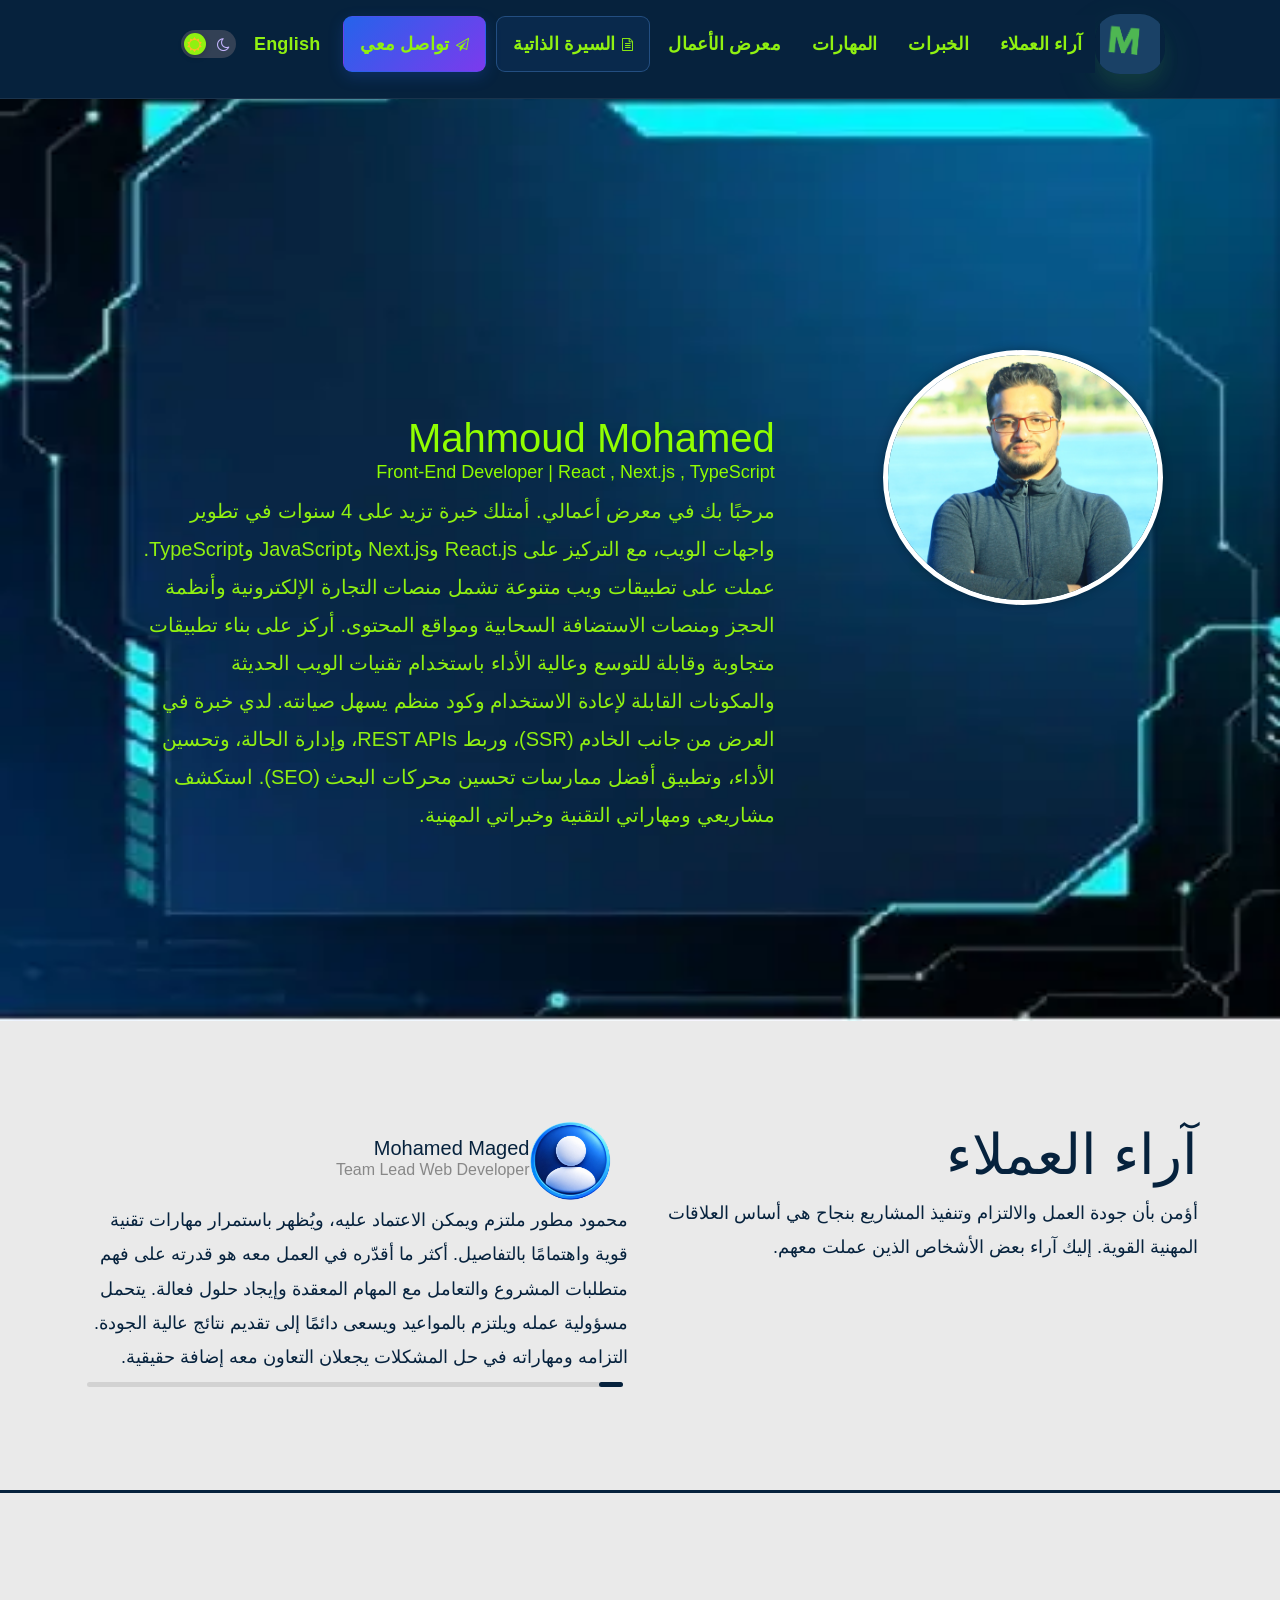
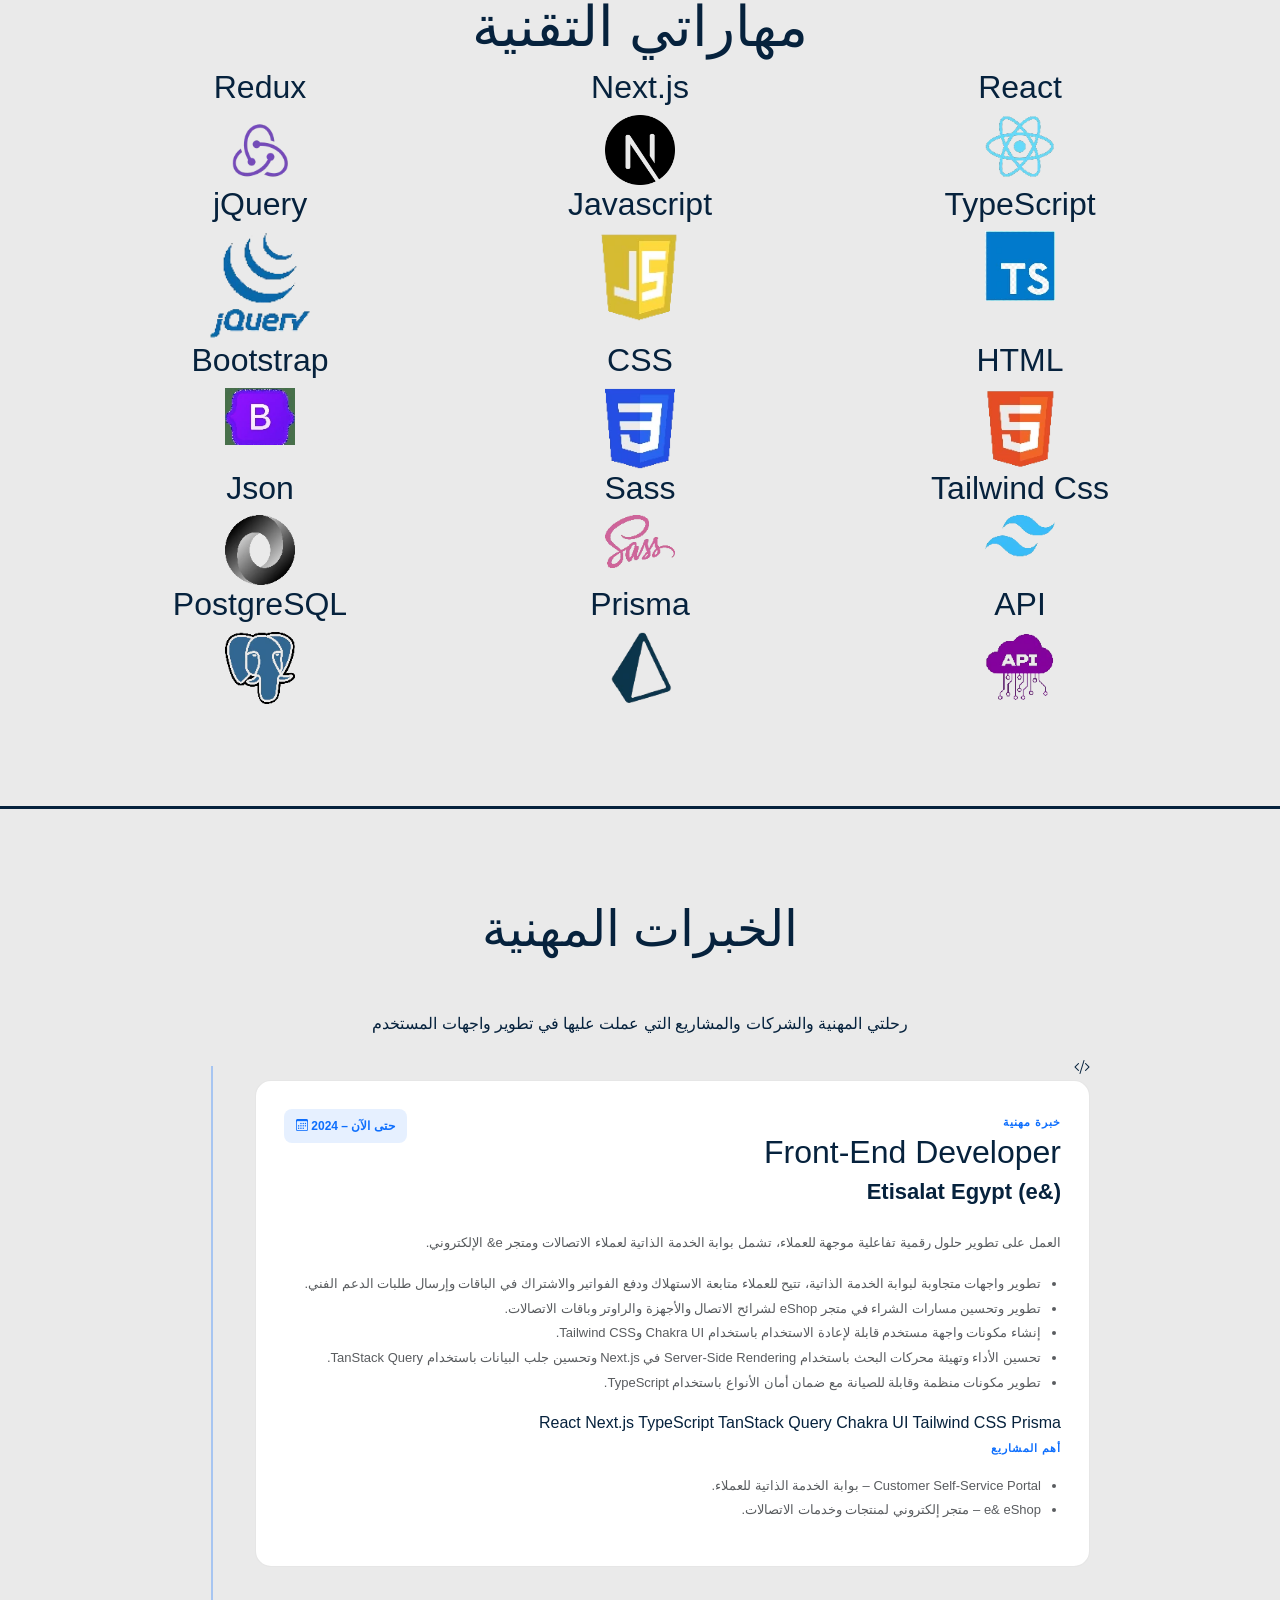
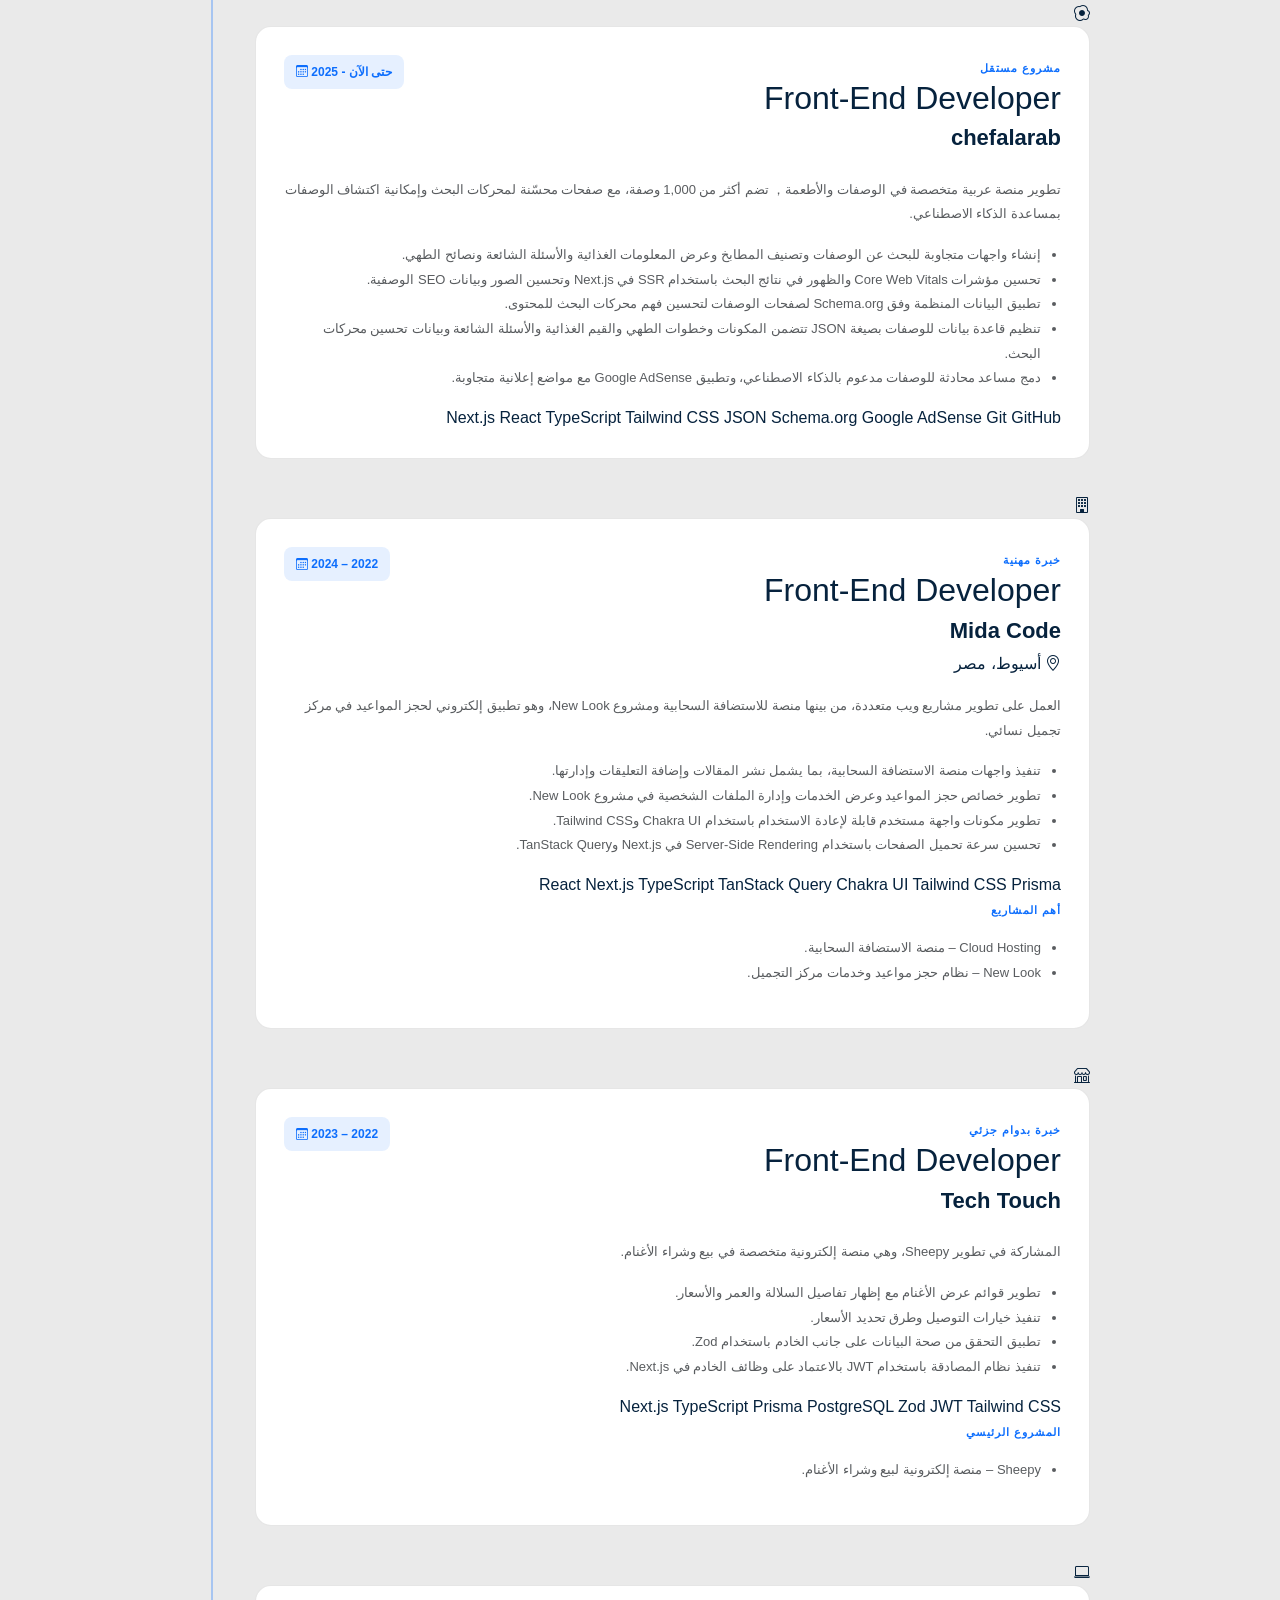
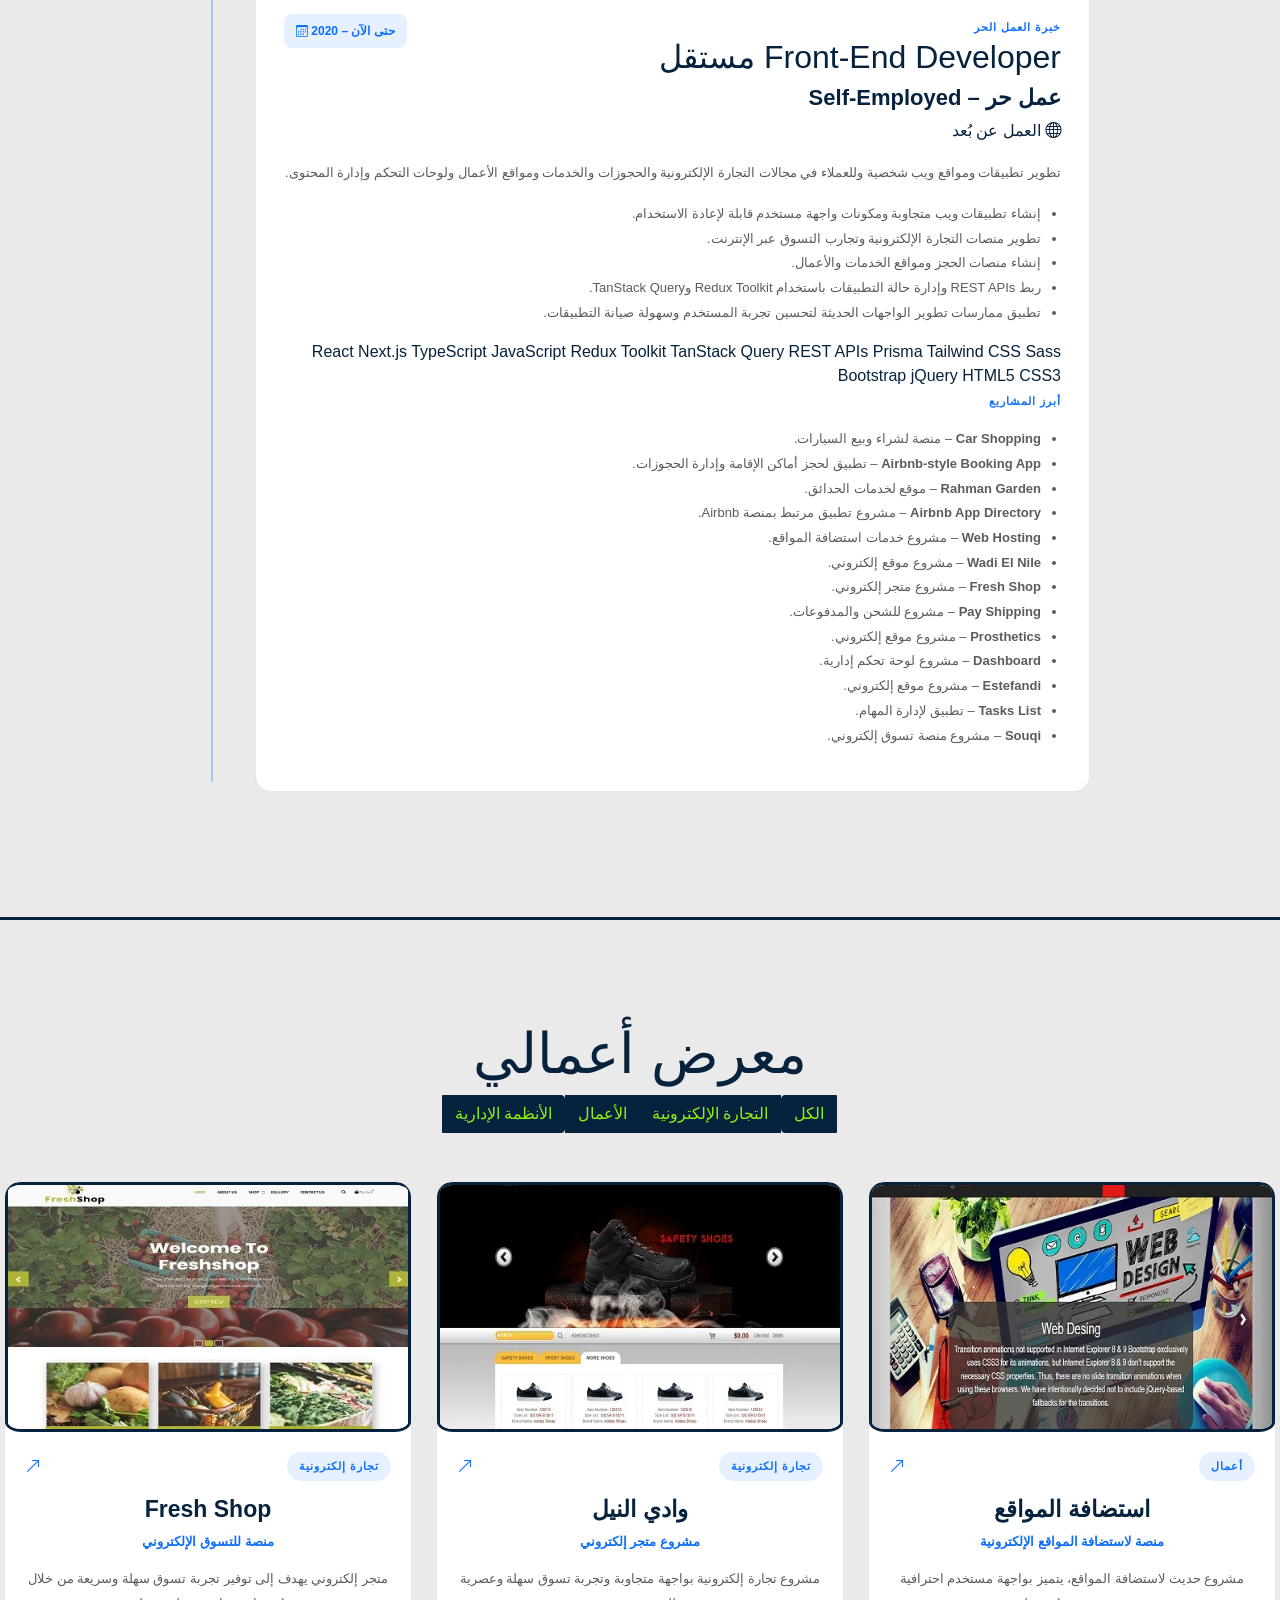
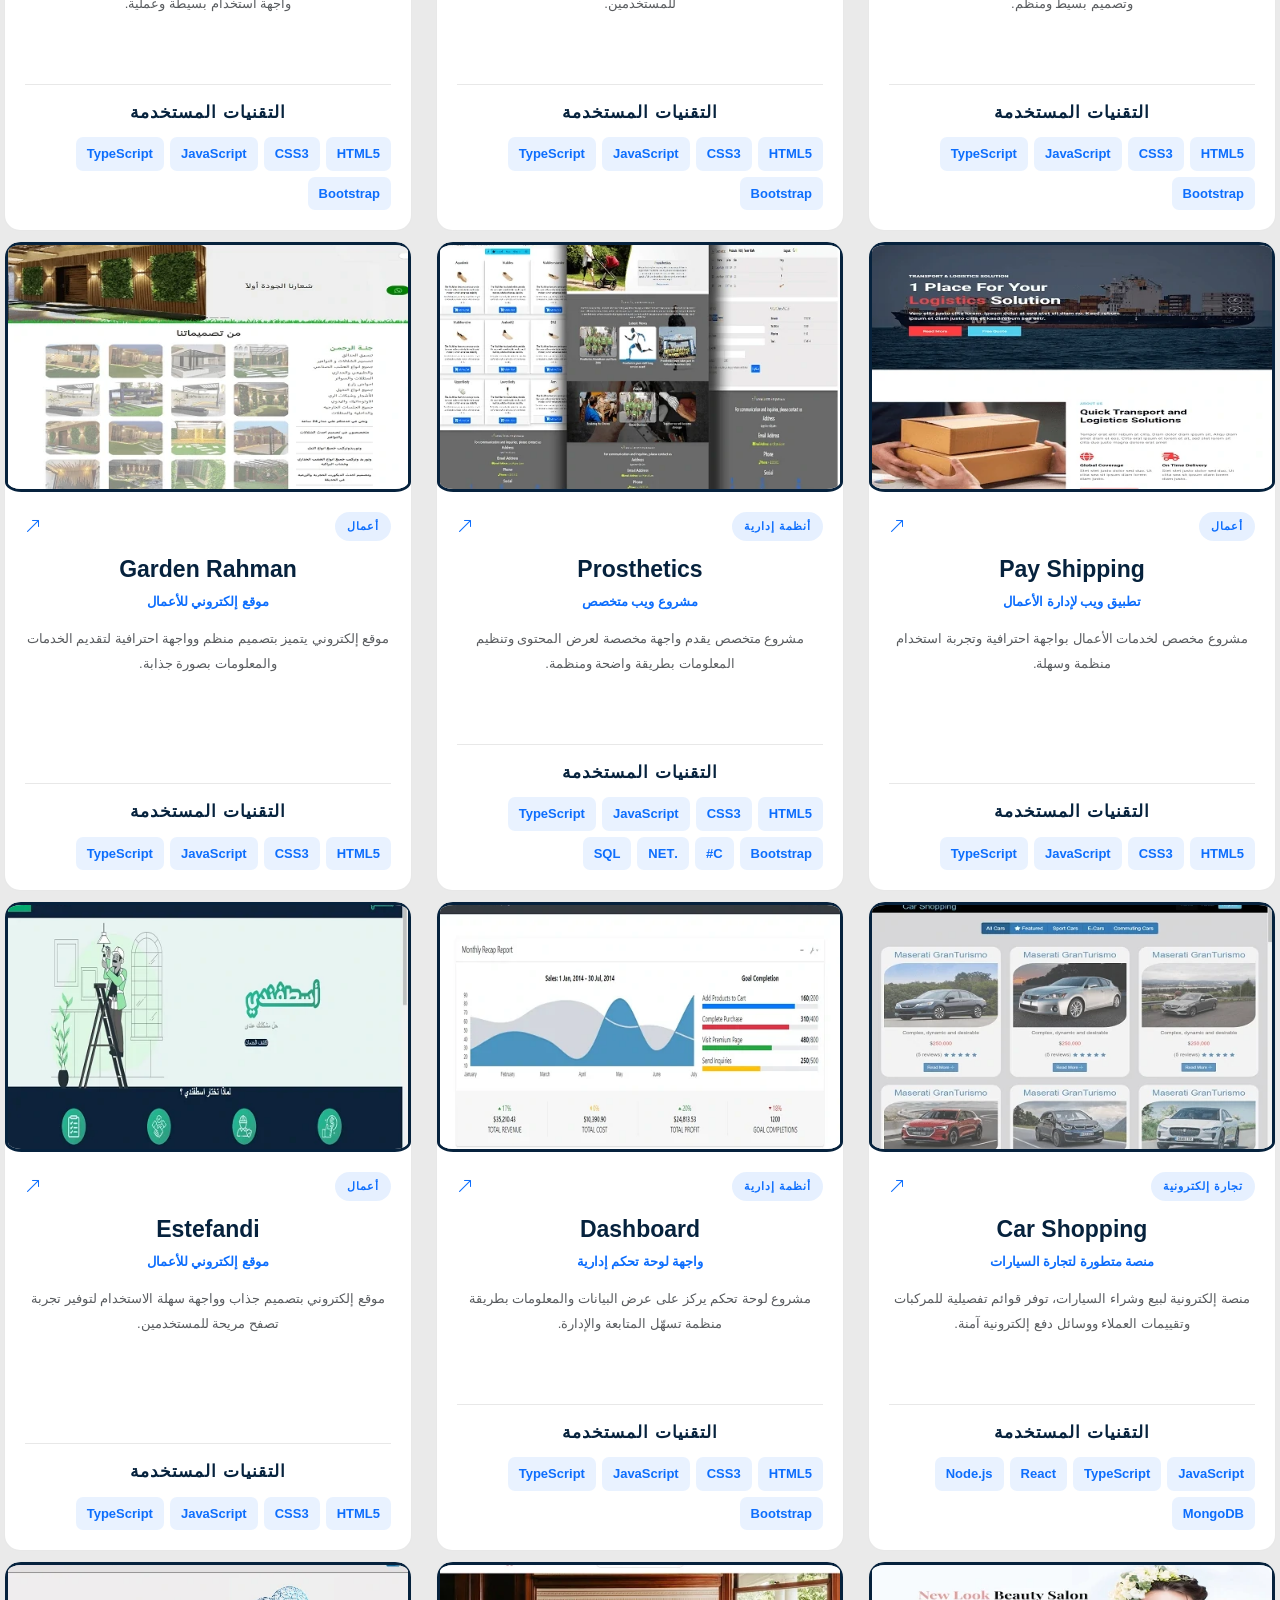
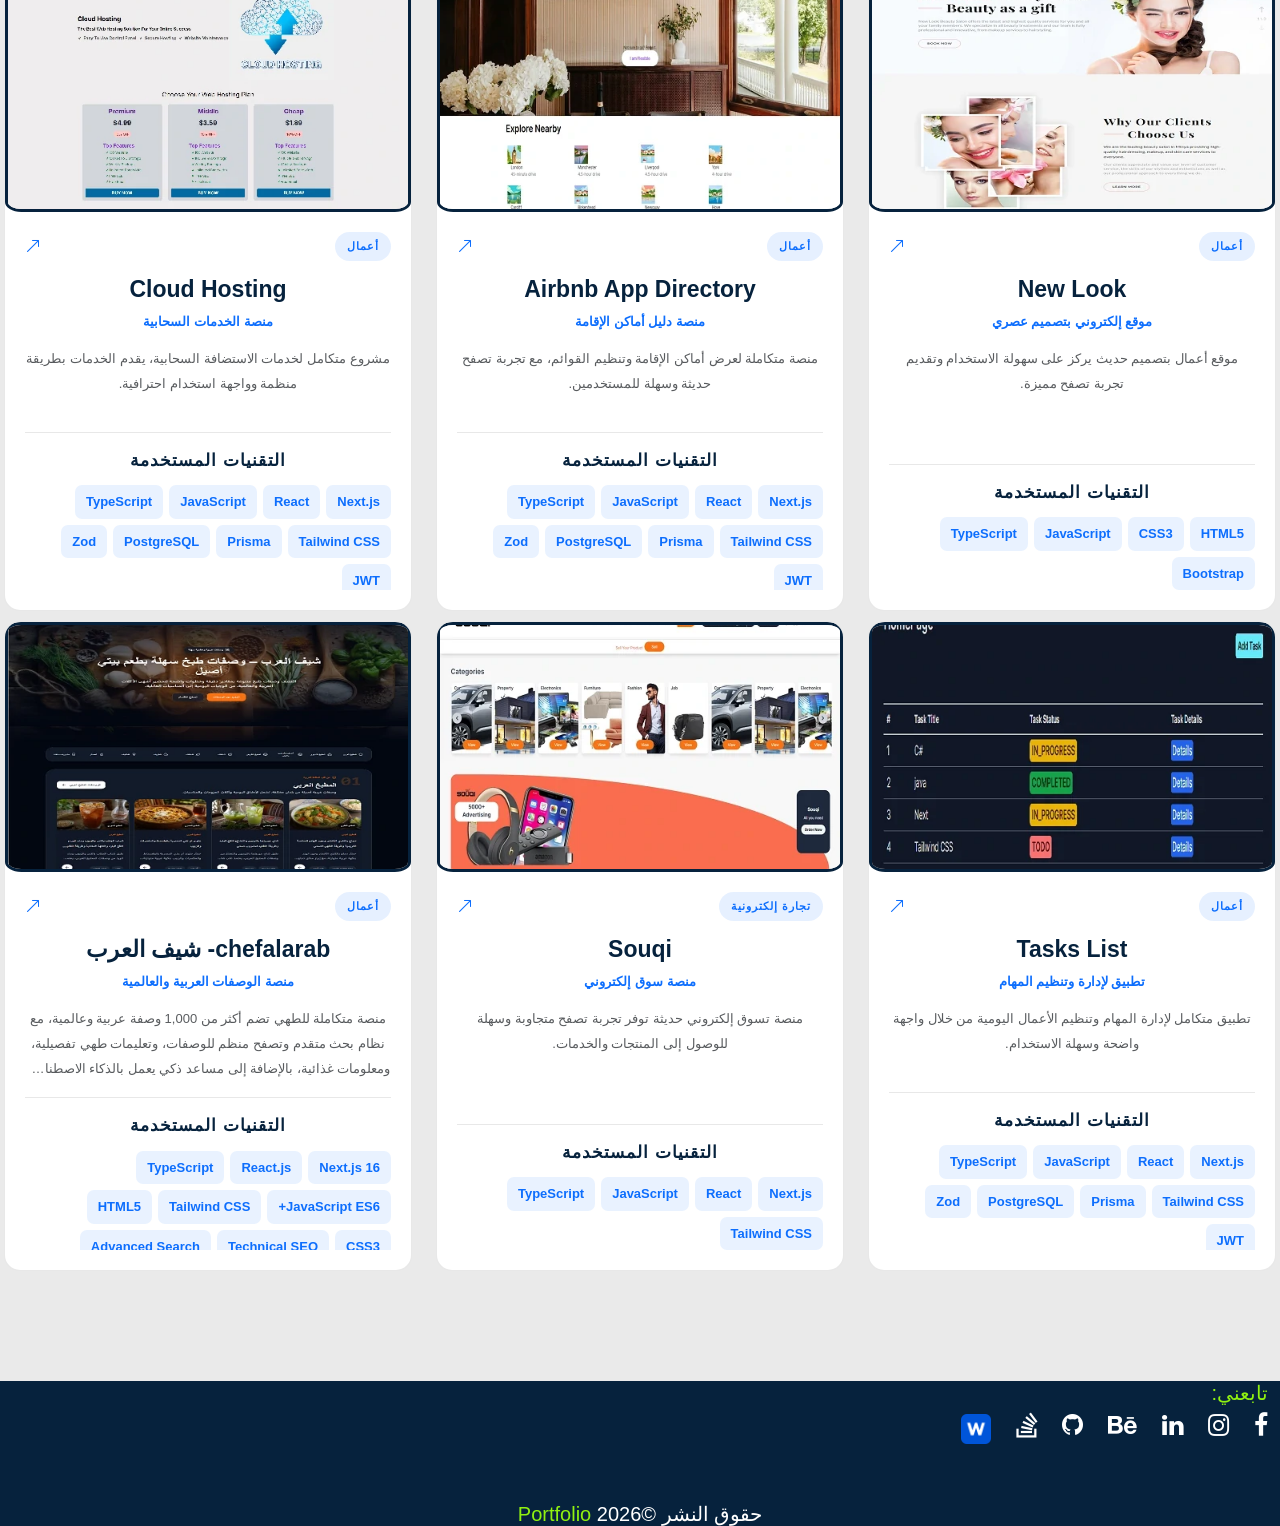
<file: index-ar.html>
<!DOCTYPE html>
<html dir="rtl" lang="ar">

<head>
    
    <meta content="width=device-width, initial-scale=1" name="viewport" />
    <meta
        content="محمود محمد، Front-End Developer متخصص في React وNext.js وTypeScript، وبناء تطبيقات ويب متجاوبة وعالية الأداء."
        name="description" />
    <meta charset="utf-8" />
      <link rel="stylesheet"  href="https://cdn.jsdelivr.net/npm/bootstrap-icons@1.11.3/font/bootstrap-icons.min.css"/>
      <link rel="stylesheet"    href="https://cdn.jsdelivr.net/npm/bootstrap-icons@1.11.3/font/bootstrap-icons.min.css"
/>
    <link href="assets/img/packgr&amp;Logo/MLogo.png" rel="shortcut icon" type="image/png" />
    <link href="assets/img/packgr&amp;Logo/MLogo.webp" rel="apple-touch-icon" sizes="180x180" type="image/webp" />
    <link href="assets/css/bootstrap.min.css" media="all" rel="stylesheet" />
    <link href="assets/css/effects.css" media="all" rel="stylesheet" />
    <link href="assets/css/font-awesome.css" media="all" rel="stylesheet" />
    <link href="assets/css/media.css" media="all" rel="stylesheet" />
    <link href="assets/css/staylemahmoud.css" media="all" rel="stylesheet" />
    <link href="assets/css/swiper.css" media="all" rel="stylesheet" />
    <link href="assets/css/style.css" media="all" rel="stylesheet" />
    <title>محمود محمد | Front-End Developer - React وNext.js وTypeScript</title>
    <meta content="#06223d" name="theme-color" />
    <meta content="index, follow" name="robots" />
    <script
        type="application/ld+json">{"@context": "https://schema.org", "@type": "Person", "name": "Mahmoud Mohamed", "jobTitle": "Front-End Developer", "url": "https://mahmoud11mg.github.io/Portfolio/", "image": "https://mahmoud11mg.github.io/Portfolio/assets/img/MahmoudMohamed.webp", "email": "mailto:mahmoud11magd@gmail.com", "sameAs": ["https://www.linkedin.com/in/mahmoud-mohamed-abdelmaged-79b003221/", "https://github.com/mahmoud11mg", "https://www.behance.net/mahmoudmaged4", "https://stackoverflow.com/users/18945029/mahmoud-mohamed-abdalmagd"]}</script>
    <link href="https://mahmoud11mg.github.io/Portfolio/index-ar.html" rel="canonical" />
    <link href="https://mahmoud11mg.github.io/Portfolio/" hreflang="en" rel="alternate" />
    <link href="https://mahmoud11mg.github.io/Portfolio/index-ar.html" hreflang="ar" rel="alternate" />
    <link href="https://mahmoud11mg.github.io/Portfolio/" hreflang="x-default" rel="alternate" />
    <meta content="website" property="og:type" />
    <meta content="محمود محمد | Front-End Developer" property="og:title" />
    <meta
        content="محمود محمد، Front-End Developer متخصص في React وNext.js وTypeScript، وبناء تطبيقات ويب متجاوبة وعالية الأداء."
        property="og:description" />
    <meta content="https://mahmoud11mg.github.io/Portfolio/index-ar.html" property="og:url" />
    <meta content="https://mahmoud11mg.github.io/Portfolio/assets/img/MahmoudMohamed.webp" property="og:image" />
    <meta content="ar_EG" property="og:locale" />
    <meta content="summary_large_image" name="twitter:card" />
    <meta content="#06223d" name="theme-color" />
    <link href="assets/css/rtl.css" rel="stylesheet" />
</head>

<body class="light" dir="rtl"><a class="skip-link" href="#testimonials">انتقل إلى المحتوى</a>
    <!---Header-->
    <header id="Me">
          <!--Nav-->
        <div id="sticky-wrapper" style="height: 130px;">
            <nav class="navbar navbar-expand-lg navbar-dark custom-navbar fixed-top" id="mainNavbar">
                <div class="container">
                    <!-- Logo -->
                    <a aria-label="Home" class="navbar-brand js-scroll-trigger" href="#Me">
                        <img alt="شعار محمود محمد" class="logo-me" decoding="async" height="60" loading="eager"
                            src="assets/img/packgr&amp;Logo/MLogo.gif" width="70" />
                    </a>
                    <!-- Mobile Toggle -->
                    <button aria-controls="navbarResponsive" aria-expanded="false" aria-label="Toggle navigation"
                        class="navbar-toggler" data-collapse-target="#navbarResponsive" data-collapse-toggle="true"
                        type="button">
                        <span class="toggler-icon"></span>
                        <span class="toggler-icon"></span>
                        <span class="toggler-icon"></span>
                    </button>
                    <!-- Navigation -->
                    <div class="collapse navbar-collapse" id="navbarResponsive">
                        <ul class="navbar-nav ms-auto align-items-lg-center">
                            <li class="nav-item">
                                <a class="nav-link js-scroll-trigger" href="#testimonials">
                                    <i class="fa fa-comments-o nav-icon"></i>
                                    <span>آراء العملاء</span>
                                </a>
                            </li>
                            <li class="nav-item">
                                <a class="nav-link js-scroll-trigger" href="#experience">
                                    <i class="fa fa-briefcase nav-icon"></i>
                                    <span>الخبرات</span>
                                </a>
                            </li>
                            <li class="nav-item">
                                <a class="nav-link js-scroll-trigger" href="#skills">
                                    <i class="fa fa-code nav-icon"></i>
                                    <span>المهارات</span>
                                </a>
                            </li>
                            <li class="nav-item">
                                <a class="nav-link js-scroll-trigger" href="#portfolio">
                                    <i class="fa fa-folder-open-o nav-icon"></i>
                                    <span>معرض الأعمال</span>
                                </a>
                            </li>
                            <!-- Resume -->
                            <li class="nav-item">
                                <a class="nav-link nav-action resume-link" data-modal-open="true"
                                    data-modal-target="#resume" href="#resume">
                                    <i class="fa fa-file-text-o"></i>
                                    <span>السيرة الذاتية</span>
                                </a>
                            </li>
                            <!-- Hire Me -->
                            <li class="nav-item">
                                <a class="nav-link nav-action hire-link" data-modal-open="true"
                                    data-modal-target="#exampleModal" href="#exampleModal">
                                    <i class="fa fa-paper-plane-o"></i>
                                    <span>تواصل معي</span>
                                </a>
                            </li>
                            <!-- Theme Switch -->
                            <li class="nav-item language-nav-item"><a aria-label="عرض النسخة الإنجليزية"
                                    class="nav-link" href="index.html" hreflang="en" lang="en">English</a></li>
                            <li class="nav-item theme-nav-item">
                                <div class="theme-switch-wrapper">
                                   
                                    <div class="one-quarter" id="switch">
                                        <input class="checkbox" id="chk" type="checkbox" />
                                        <label class="label" for="chk">
                                            <i class="fa fa-moon-o"></i>
                                            <i class="fa fa-sun-o"></i>
                                            <span class="ball"></span>
                                        </label>
                                    </div>
                                </div>
                            </li>
                        </ul>
                    </div>
                </div>
            </nav>
        </div>
      
        <!--AboutMy-->
        <img alt="packground" class="bg loading" decoding="async" fetchpriority="high" height="1000" loading="eager"
            src="assets/img/packgr&amp;Logo/packground.webp" width="1000" />
        <div class="col-xl-6 col-lg-8 mx-auto my">
            <div class="me">
                <div class="my-img">
                    <img alt="صورة محمود محمد، Front-End Developer" decoding="async" fetchpriority="high" height="400"
                        loading="eager" src="assets/img/MahmoudMohamed.webp" width="400" />
                </div>
                <div class="about">
                    <h1>Mahmoud Mohamed
                        <span style="font-size: large;">Front-End Developer | React , Next.js , TypeScript</span>
                    </h1>
                    <p class="lead">مرحبًا بك في معرض أعمالي. أمتلك خبرة تزيد على 4 سنوات في تطوير واجهات الويب، مع
                        التركيز على React.js وNext.js وJavaScript وTypeScript. عملت على تطبيقات ويب متنوعة تشمل منصات
                        التجارة الإلكترونية وأنظمة الحجز ومنصات الاستضافة السحابية ومواقع المحتوى. أركز على بناء تطبيقات
                        متجاوبة وقابلة للتوسع وعالية الأداء باستخدام تقنيات الويب الحديثة والمكونات القابلة لإعادة
                        الاستخدام وكود منظم يسهل صيانته. لدي خبرة في العرض من جانب الخادم (SSR)، وربط REST APIs، وإدارة
                        الحالة، وتحسين الأداء، وتطبيق أفضل ممارسات تحسين محركات البحث (SEO). استكشف مشاريعي ومهاراتي
                        التقنية وخبراتي المهنية.</p>
                </div>
            </div>
        </div>
        <!--AboutMy-->
    </header>

    <main id="main-content">
        <!-- Testimonials -->
        <section class="testimonials" id="testimonials">
            <div class="container">
                <div class="row">
                    <div class="col-md-6 Testimo">
                        <h2 class="h1">آراء العملاء</h2>
                        <p class="lead">أؤمن بأن جودة العمل والالتزام وتنفيذ المشاريع بنجاح هي أساس العلاقات المهنية
                            القوية. إليك آراء بعض الأشخاص الذين عملت معهم.</p>
                    </div>
                    <div class="col-md-6">
                        <div class="resize">
                            <div class="swiper-container">
                                <div class="swiper-wrapper">
                                    <!-- Mohamed Maged -->
                                    <div class="swiper-slide">
                                        <div class="review-box">
                                            <div class="d-flex align-items-center">
                                                <img alt="Mohamed Maged" class="lazy" decoding="async" height="285"
                                                    loading="lazy" src="assets/img/testimonials/user.webp"
                                                    width="285" />
                                                <h4>
                                                    Mohamed Maged
                                                    <span class="title">Team Lead Web Developer</span>
                                                </h4>
                                            </div>
                                            <p class="lead">محمود مطور ملتزم ويمكن الاعتماد عليه، ويُظهر باستمرار مهارات
                                                تقنية قوية واهتمامًا بالتفاصيل. أكثر ما أقدّره في العمل معه هو قدرته على
                                                فهم متطلبات المشروع والتعامل مع المهام المعقدة وإيجاد حلول فعالة. يتحمل
                                                مسؤولية عمله ويلتزم بالمواعيد ويسعى دائمًا إلى تقديم نتائج عالية الجودة.
                                                التزامه ومهاراته في حل المشكلات يجعلان التعاون معه إضافة حقيقية.</p>
                                        </div>
                                    </div>
                                    <!-- Maged Mohamed -->
                                    <div class="swiper-slide">
                                        <div class="review-box">
                                            <div class="d-flex align-items-center">
                                                <img alt="Maged Mohamed" class="lazy" decoding="async" height="2236"
                                                    loading="lazy" src="assets/img/testimonials/user.webp"
                                                    width="2288" />
                                                <h4>
                                                    Maged Mohamed
                                                    <span class="title">Junior iOS Developer</span>
                                                </h4>
                                            </div>
                                            <p class="lead">احتجنا إلى إعادة تنفيذ تصميم وتجربة تطبيق Sehraya على الويب،
                                                وكان محمود الشخص المناسب لهذه المهمة. فهم رؤيتنا وحوّل أفكارنا إلى واجهة
                                                احترافية ومتجاوبة ومنظمة. اهتمامه بالتفاصيل وقدرته على تنفيذ ما توقعناه
                                                جعلا تجربة العمل سلسة. كنا سعداء بالنتيجة النهائية وجودة العمل.</p>
                                        </div>
                                    </div>
                                    <!-- Mohamed Sh Saad -->
                                    <div class="swiper-slide">
                                        <div class="review-box">
                                            <div class="d-flex align-items-center">
                                                <img alt="Mohamed Sh Saad" class="lazy" decoding="async" height="2592"
                                                    loading="lazy" src="assets/img/testimonials/user.webp"
                                                    width="2592" />
                                                <h4>
                                                    Mohamed Sh Saad
                                                    <span class="title">Junior Backend Developer </span>
                                                </h4>
                                            </div>
                                            <p class="lead">عملت مع محمود في أكثر من مشروع لمواقع الويب، وكان أداؤه
                                                مميزًا في كل مرة. فهو يدرك أهمية الجودة والأداء والتصميم الجيد. تلبي
                                                المواقع التي ينفذها توقعاتي باستمرار وتساعدني على تقديم نتائج أفضل
                                                لعملائي. أقدّر احترافيته وإبداعه والتزامه بتقديم عمل متقن، وأوصي
                                                بالتعاون معه.</p>
                                        </div>
                                    </div>
                                    <!-- Ahmed Mohamed -->
                                    <div class="swiper-slide">
                                        <div class="review-box">
                                            <div class="d-flex align-items-center">
                                                <img alt="Ahmed Mohamed" class="lazy" decoding="async" height="2592"
                                                    loading="lazy" src="assets/img/testimonials/user.webp"
                                                    width="2592" />
                                                <h4>
                                                    Ahmed Mohamed
                                                    <span class="title">Team Lead Web Developer</span>
                                                </h4>
                                            </div>
                                            <p class="lead">يمتلك محمود قدرة ممتازة على فهم الجوانب التقنية والتجارية
                                                للمشروع. يستمع جيدًا، ويفهم احتياجات العميل، ثم يحولها إلى حلول فعالة.
                                                يلتزم بمهامه ويتواصل بوضوح ويهتم بتفاصيل التصميم. أقدّر تفانيه والجهد
                                                الذي يبذله في كل مشروع للوصول إلى أفضل نتيجة ممكنة.</p>
                                        </div>
                                    </div>
                                    <!-- Abdullah Zaki -->
                                    <div class="swiper-slide">
                                        <div class="review-box">
                                            <div class="d-flex align-items-center">
                                                <img alt="Abdullah Zaki" class="lazy" decoding="async" height="675"
                                                    loading="lazy" src="assets/img/testimonials/user.webp"
                                                    width="687" />
                                                <h4>
                                                    Abdullah Zaki
                                                    <span class="title">Junior Backend Developer</span>
                                                </h4>
                                            </div>
                                            <p class="lead">كانت تجربتي في العمل مع محمود رائعة. فهو مطور ويب موهوب
                                                وملتزم، ولديه مهارات تقنية قوية وحس جيد بالتصميم. يفهم متطلبات المشروع
                                                بسرعة ويحوّل الأفكار إلى حلول ويب عملية واحترافية. أقدّر اهتمامه
                                                بالتفاصيل وقدرته على حل المشكلات وحرصه على تقديم عمل عالي الجودة.
                                                التواصل معه سهل ويتعامل دائمًا مع مسؤولياته بجدية.</p>
                                        </div>
                                    </div>
                                    <!-- Ahmed Majid -->
                                    <div class="swiper-slide">
                                        <div class="review-box">
                                            <div class="d-flex align-items-center">
                                                <img alt="Ahmed Majid" class="lazy" decoding="async" height="1246"
                                                    loading="lazy" src="assets/img/testimonials/user.webp"
                                                    width="1263" />
                                                <h4>
                                                    Ahmed Majid
                                                    <span class="title">دكتور في القانون</span>
                                                </h4>
                                            </div>
                                            <p class="lead">كان العمل مع محمود تجربة إيجابية للغاية. فهو شخص محترف ومنظم
                                                ويهتم بالتفاصيل. أكثر ما أعجبني قدرته على فهم المتطلبات والاستماع جيدًا
                                                وتنفيذ المطلوب بدقة. يلتزم بعمله ويتواصل بوضوح ويبذل جهدًا دائمًا لتحقيق
                                                أفضل النتائج. أقدّر احترافيته ويسعدني العمل معه مرة أخرى.</p>
                                        </div>
                                    </div>
                                    <!-- Adham Mehanni -->
                                    <div class="swiper-slide">
                                        <div class="review-box">
                                            <div class="d-flex align-items-center">
                                                <img alt="Adham Mehanni" class="lazy" decoding="async" height="1246"
                                                    loading="lazy" src="assets/img/testimonials/user.webp"
                                                    width="1263" />
                                                <h4>
                                                    Adham Mehanni
                                                    <span class="title">محاسب</span>
                                                </h4>
                                            </div>
                                            <p class="lead">محمود شخص مجتهد ويمكن الاعتماد عليه، ويتعامل مع عمله بجدية.
                                                أقدّر التزامه ومهاراته في حل المشكلات وقدرته على إدارة المهام بكفاءة.
                                                لديه دائمًا استعداد للتعلم والتطوير والبحث عن طرق أفضل لإنجاز العمل.
                                                يتميز بتواصل ممتاز واهتمام حتى بأدق التفاصيل. أقدّر التزامه وجودة العمل
                                                الذي يقدمه.</p>
                                        </div>
                                    </div>

                                    <!-- HR - Etisalat Egypt -->
                                    <div class="swiper-slide">
                                        <div class="review-box">
                                            <div class="d-flex align-items-center">
                                                <img alt="Omar Hassan" class="lazy" decoding="async" height="1246"
                                                    loading="lazy" src="assets/img/testimonials/user.webp" width="1263" />
                                                <h4>
                                                    عمر حسن
                                                    <span class="title">مدير الموارد البشرية | اتصالات مصر</span>
                                                </h4>
                                            </div>
                                            <p class="lead">
                                                محمود شخص يتمتع بدرجة عالية من المسؤولية والاحترافية في العمل.
                                                يحرص دائمًا على أداء مهامه بجدية، ويمتلك مهارات تواصل جيدة،
                                                كما يُظهر رغبة مستمرة في التعلم وتطوير مهاراته. يتميز بأسلوب
                                                إيجابي في التعامل مع التحديات والقدرة على إيجاد حلول مناسبة،
                                                مما يجعله إضافة قيمة لأي فريق عمل.
                                            </p>
                                        </div>
                                    </div>

                                    <!-- HR - Mida Code -->
                                    <div class="swiper-slide">
                                        <div class="review-box">
                                            <div class="d-flex align-items-center">
                                                <img alt="Youssef Adel" class="lazy" decoding="async" height="1246"
                                                    loading="lazy" src="assets/img/testimonials/user.webp" width="1263" />
                                                <h4>
                                                    يوسف عادل
                                                    <span class="title">أخصائي موارد بشرية | Mida Code</span>
                                                </h4>
                                            </div>
                                            <p class="lead">
                                                محمود يتميز بالتفاني في العمل والرغبة الحقيقية في تطوير مهاراته
                                                التقنية والمهنية. يتعامل مع التحديات بعقلية إيجابية، ويتكيف بسرعة
                                                مع المواقف الجديدة، ويحافظ على مستوى عالٍ من الاحترافية أثناء
                                                تعامله مع زملائه وفريق العمل.
                                            </p>
                                        </div>
                                    </div>

                                    <!-- HR - Tech Touch -->
                                    <div class="swiper-slide">
                                        <div class="review-box">
                                            <div class="d-flex align-items-center">
                                                <img alt="Karim Mostafa" class="lazy" decoding="async" height="1246"
                                                    loading="lazy" src="assets/img/testimonials/user.webp" width="1263" />
                                                <h4>
                                                    كريم مصطفى
                                                    <span class="title">مدير الموارد البشرية | Tech Touch</span>
                                                </h4>
                                            </div>
                                            <p class="lead">
                                                محمود شخص مجتهد ويتميز بقدرته على تحمل المسؤولية وإدارة المهام
                                                بكفاءة. لديه اهتمام واضح بالتفاصيل، ومهارات جيدة في التواصل،
                                                وحرص دائم على تقديم عمل بجودة عالية. يعكس أسلوبه في العمل
                                                شخصية طموحة تسعى باستمرار إلى التطور والتميز.
                                            </p>
                                        </div>
                                    </div>

                                    <!-- CEO - Car Shopping -->
                                    <div class="swiper-slide">
                                        <div class="review-box">
                                            <div class="d-flex align-items-center">
                                                <img alt="Mostafa Ibrahim" class="lazy" decoding="async" height="1246"
                                                    loading="lazy" src="assets/img/testimonials/user.webp" width="1263" />
                                                <h4>
                                                    مصطفى إبراهيم
                                                    <span class="title">الرئيس التنفيذي | Car Shopping</span>
                                                </h4>
                                            </div>
                                            <p class="lead">
                                                محمود يمتلك أسلوبًا عمليًا في التعامل مع المشكلات وفهمًا جيدًا
                                                لتقنيات تطوير الويب الحديثة. يتميز بالتفاني في العمل والقدرة
                                                على استيعاب متطلبات المشروعات، مع التركيز على تقديم حلول فعالة
                                                تلبي احتياجات العمل وتحقق النتائج المطلوبة.
                                            </p>
                                        </div>
                                    </div>

                                    <!-- CEO - Rahman Garden -->
                                    <div class="swiper-slide">
                                        <div class="review-box">
                                            <div class="d-flex align-items-center">
                                                <img alt="Ahmed El Sherif" class="lazy" decoding="async" height="1246"
                                                    loading="lazy" src="assets/img/testimonials/user.webp" width="1263" />
                                                <h4>
                                                    أحمد الشريف
                                                    <span class="title">الرئيس التنفيذي | Rahman Garden</span>
                                                </h4>
                                            </div>
                                            <p class="lead">
                                                محمود من الأشخاص الذين يتعاملون مع مسؤولياتهم بجدية وحرص على
                                                تحقيق أفضل النتائج الممكنة. يجمع بين المعرفة التقنية والصبر
                                                والإبداع والالتزام، ولديه رغبة مستمرة في تحسين أدائه وتطوير
                                                قدراته لمواكبة متطلبات العمل.
                                            </p>
                                        </div>
                                    </div>

                                    <!-- Senior Software Engineer -->
                                    <div class="swiper-slide">
                                        <div class="review-box">
                                            <div class="d-flex align-items-center">
                                                <img alt="Hany Mahmoud" class="lazy" decoding="async" height="1246"
                                                    loading="lazy" src="assets/img/testimonials/user.webp" width="1263" />
                                                <h4>
                                                    هاني محمود
                                                    <span class="title">مهندس برمجيات أول</span>
                                                </h4>
                                            </div>
                                            <p class="lead">
                                                محمود لديه فهم جيد لتطوير الواجهات الأمامية وتقنيات JavaScript
                                                الحديثة. يهتم بجودة الكود، ويحرص على إنشاء واجهات مستخدم متجاوبة
                                                وسهلة الاستخدام، كما يمتلك شغفًا واضحًا بتعلم الأدوات والتقنيات
                                                الجديدة وتطبيق أفضل ممارسات تطوير البرمجيات.
                                            </p>
                                        </div>
                                    </div>

                                    <!-- Project Manager -->
                                    <div class="swiper-slide">
                                        <div class="review-box">
                                            <div class="d-flex align-items-center">
                                                <img alt="Amr Khaled" class="lazy" decoding="async" height="1246"
                                                    loading="lazy" src="assets/img/testimonials/user.webp" width="1263" />
                                                <h4>
                                                    عمرو خالد
                                                    <span class="title">مدير مشروعات</span>
                                                </h4>
                                            </div>
                                            <p class="lead">
                                                محمود شخص منظم ومتعاون وملتزم بتحقيق أهداف المشروعات.
                                                يتميز بفهم متطلبات العمل بعناية، والتواصل الجيد بشأن تقدم المهام،
                                                كما يستطيع تحمل المسؤولية وإنجاز الأعمال المطلوبة مع الاهتمام
                                                بالتفاصيل والالتزام بالمواعيد المحددة.
                                            </p>
                                        </div>
                                    </div>

                                    <!-- UI/UX Designer -->
                                    <div class="swiper-slide">
                                        <div class="review-box">
                                            <div class="d-flex align-items-center">
                                                <img alt="Mohamed Tarek" class="lazy" decoding="async" height="1246"
                                                    loading="lazy" src="assets/img/testimonials/user.webp" width="1263" />
                                                <h4>
                                                    محمد طارق
                                                    <span class="title">مصمم واجهات وتجربة المستخدم</span>
                                                </h4>
                                            </div>
                                            <p class="lead">
                                                العمل مع محمود تجربة إيجابية، فهو يدرك أهمية تجربة المستخدم
                                                والتصميم المتجاوب والتناسق البصري في المشروعات الرقمية.
                                                يهتم بأدق تفاصيل الواجهات، ويمتلك القدرة على تحويل التصميمات
                                                إلى واجهات ويب عملية وتفاعلية توفر تجربة استخدام مميزة.
                                            </p>
                                        </div>
                                    </div>

                                    <!-- Business Development Manager -->
                                    <div class="swiper-slide">
                                        <div class="review-box">
                                            <div class="d-flex align-items-center">
                                                <img alt="Islam Fathy" class="lazy" decoding="async" height="1246"
                                                    loading="lazy" src="assets/img/testimonials/user.webp" width="1263" />
                                                <h4>
                                                    إسلام فتحي
                                                    <span class="title">مدير تطوير الأعمال</span>
                                                </h4>
                                            </div>
                                            <p class="lead">
                                                محمود يجمع بين المعرفة التقنية ومهارات التواصل والفهم الجيد
                                                لاحتياجات العمل. يستطيع استيعاب متطلبات العملاء، والتعامل
                                                مع المهام باحترافية، والبحث عن حلول عملية تضيف قيمة حقيقية
                                                وتحسن من جودة الخدمات وتجربة المستخدم.
                                            </p>
                                        </div>
                                    </div>

                                    <!-- Full Stack Developer -->
                                    <div class="swiper-slide">
                                        <div class="review-box">
                                            <div class="d-flex align-items-center">
                                                <img alt="Tamer Nabil" class="lazy" decoding="async" height="1246"
                                                    loading="lazy" src="assets/img/testimonials/user.webp" width="1263" />
                                                <h4>
                                                    تامر نبيل
                                                    <span class="title">مطور Full Stack</span>
                                                </h4>
                                            </div>
                                            <p class="lead">
                                                محمود لديه شغف واضح بمجال تطوير البرمجيات والتعلم المستمر.
                                                يمتلك خبرة جيدة في تقنيات الواجهات الأمامية، ويهتم بأداء
                                                التطبيقات وجودة تنفيذها، كما يسعى دائمًا إلى توسيع معرفته
                                                وبناء حلول برمجية متكاملة تلبي احتياجات المستخدمين.
                                            </p>
                                        </div>
                                    </div>


                                    <!-- Backend Developer -->
                                    <div class="swiper-slide">
                                        <div class="review-box">
                                            <div class="d-flex align-items-center">
                                                <img alt="Sherif Ashraf" class="lazy" decoding="async" height="1246"
                                                    loading="lazy" src="assets/img/testimonials/user.webp" width="1263" />
                                                <h4>
                                                    شريف أشرف
                                                    <span class="title">مطور Backend</span>
                                                </h4>
                                            </div>
                                            <p class="lead">
                                                محمود يمتلك عقلية تحليلية جيدة واهتمامًا واضحًا بتطوير البرمجيات.
                                                يتميز بقدرته على فهم المشكلات التقنية والتعامل معها بطريقة منظمة،
                                                كما يحرص على كتابة كود منظم وقابل للتطوير. لديه طموح كبير للتعلم
                                                واكتساب خبرات جديدة في مجال البرمجة.
                                            </p>
                                        </div>
                                    </div>

                                    <!-- Digital Marketing Manager -->
                                    <div class="swiper-slide">
                                        <div class="review-box">
                                            <div class="d-flex align-items-center">
                                                <img alt="Mohamed Samir" class="lazy" decoding="async" height="1246"
                                                    loading="lazy" src="assets/img/testimonials/user.webp" width="1263" />
                                                <h4>
                                                    محمد سمير
                                                    <span class="title">مدير التسويق الرقمي</span>
                                                </h4>
                                            </div>
                                            <p class="lead">
                                                محمود شخص متعاون ويمتلك فهمًا جيدًا لأهمية الجمع بين الجانب
                                                التقني واحتياجات المستخدمين. يهتم بتقديم حلول عملية تساعد
                                                على تحسين تجربة العملاء، ويتميز بسرعة الاستجابة والقدرة
                                                على التواصل بوضوح والعمل لتحقيق الأهداف المشتركة.
                                            </p>
                                        </div>
                                    </div>

                                    <!-- Software Team Leader -->
                                    <div class="swiper-slide">
                                        <div class="review-box">
                                            <div class="d-flex align-items-center">
                                                <img alt="Mostafa Khalil" class="lazy" decoding="async" height="1246"
                                                    loading="lazy" src="assets/img/testimonials/user.webp" width="1263" />
                                                <h4>
                                                    مصطفى خليل
                                                    <span class="title">قائد فريق البرمجيات</span>
                                                </h4>
                                            </div>
                                            <p class="lead">
                                                محمود يتمتع بروح التعاون والقدرة على العمل ضمن فريق بشكل
                                                احترافي. لديه اهتمام بالتفاصيل وجودة التنفيذ، ويتعامل مع
                                                الملاحظات والتعديلات بإيجابية. أكثر ما يميزه هو حرصه على
                                                تطوير مستواه وتقديم نتائج أفضل في كل مشروع يعمل عليه.
                                            </p>
                                        </div>
                                    </div>

                                    <!-- IT Manager -->
                                    <div class="swiper-slide">
                                        <div class="review-box">
                                            <div class="d-flex align-items-center">
                                                <img alt="Ayman Nasser" class="lazy" decoding="async" height="1246"
                                                    loading="lazy" src="assets/img/testimonials/user.webp" width="1263" />
                                                <h4>
                                                    أيمن ناصر
                                                    <span class="title">مدير تكنولوجيا المعلومات</span>
                                                </h4>
                                            </div>
                                            <p class="lead">
                                                محمود لديه اهتمام حقيقي بالتكنولوجيا وتطوير الحلول الرقمية.
                                                يتميز بالمرونة في التعامل مع متطلبات العمل، والقدرة على
                                                التعلم السريع ومواجهة التحديات التقنية. كما يمتلك أسلوبًا
                                                جيدًا في تنظيم المهام والبحث عن أفضل الطرق لتنفيذها.
                                            </p>
                                        </div>
                                    </div>

                                    <!-- Sales Manager -->
                                    <div class="swiper-slide">
                                        <div class="review-box">
                                            <div class="d-flex align-items-center">
                                                <img alt="Wael Mahmoud" class="lazy" decoding="async" height="1246"
                                                    loading="lazy" src="assets/img/testimonials/user.webp" width="1263" />
                                                <h4>
                                                    وائل محمود
                                                    <span class="title">مدير المبيعات</span>
                                                </h4>
                                            </div>
                                            <p class="lead">
                                                محمود يمتلك مهارات تواصل مميزة وقدرة جيدة على فهم احتياجات
                                                العملاء والتعامل معهم باحترافية. يجمع بين التفكير العملي
                                                والاهتمام بالتفاصيل، ويحرص على تقديم تجربة إيجابية وبناء
                                                علاقات عمل قائمة على الثقة والالتزام وتحقيق النتائج.
                                            </p>
                                        </div>
                                    </div>


                                    <!-- Additional testimonials -->
                                </div>
                                <div class="swiper-scrollbar"></div>
                            </div>
                        </div>
                    </div>
                </div>
            </div>
        </section>
        <!---skills-->
        <section class="text-center border-top skills" id="skills">
            <h2 class="h1 bgr-info">مهاراتي التقنية</h2>
            <div class="container">
                <div class="row text-center">
                    <!-- React -->
                    <div class="col-md-4 col-sm-6 hvr-grow">
                        <h3 class="h3-Skills">React</h3>
                        <img alt="React" class="imgSkills img_indicators img-responsive" decoding="async" height="70"
                            loading="lazy" src="assets/img/Skills/React.webp" width="70" />
                    </div>
                    <!-- Angular  -->
                    <!-- Next.js -->
                    <div class="col-md-4 col-sm-6 hvr-grow">
                        <h3 class="h3-Skills">Next.js</h3>
                        <img alt="Next.js" class="imgSkills img_indicators img-responsive" decoding="async" height="70"
                            loading="lazy" src="assets/img/Skills/nextjs-icon.png" width="70" />
                    </div>
                    <!-- Redux -->
                    <div class="col-md-4 col-sm-6 hvr-grow">
                        <h3 class="h3-Skills">Redux</h3>
                        <img alt="Redux" class="imgSkills img_indicators img-responsive" decoding="async" height="70"
                            loading="lazy" src="assets/img/Skills/redux.webp" width="70" />
                    </div>
                    <!-- TypeScript -->
                    <div class="col-md-4 col-sm-6 hvr-grow">
                        <h3 class="h3-Skills">TypeScript</h3>
                        <img alt="TypeScript" class="imgSkills img_indicators img-responsive" decoding="async"
                            height="70" loading="lazy" src="assets/img/Skills/TypeScript.webp" width="70" />
                    </div>
                    <!-- Javascript -->
                    <div class="col-md-4 col-sm-6 hvr-grow">
                        <h3 class="h3-Skills">Javascript</h3>
                        <img alt="Javascript" class="imgSkills img_indicators img-responsive" decoding="async"
                            height="80" loading="lazy" src="assets/img/Skills/JavaScript.webp" width="80" />
                    </div>
                    <!-- jQuery -->
                    <div class="col-md-4 col-sm-6 hvr-grow">
                        <h3 class="h3-Skills">jQuery</h3>
                        <img alt="jQuery" class="imgSkills img_indicators img-responsive" decoding="async" height="110"
                            loading="lazy" src="assets/img/Skills/jQuery.webp" width="110" />
                    </div>
                    <!-- OOP -->
                    <!-- HTML -->
                    <div class="col-md-4 col-sm-6 hvr-grow">
                        <h3 class="h3-Skills">HTML</h3>
                        <img alt="HTML" class="imgSkills img_indicators img-responsive" decoding="async" height="70"
                            loading="lazy" src="assets/img/Skills/HTML5.webp" width="70" />
                    </div>
                    <!-- CSS -->
                    <div class="col-md-4 col-sm-6 hvr-grow">
                        <h3 class="h3-Skills">CSS</h3>
                        <img alt="CSS" class="imgSkills img_indicators img-responsive" decoding="async" height="70"
                            loading="lazy" src="assets/img/Skills/CSS3.webp" width="70" />
                    </div>
                    <!-- Bootstrap -->
                    <div class="col-md-4 col-sm-6 hvr-grow">
                        <h3 class="h3-Skills">Bootstrap</h3>
                        <img alt="Bootstrap" class="imgSkills img_indicators img-responsive" decoding="async"
                            height="70" loading="lazy" src="assets/img/Skills/bootstrap.webp" width="70" />
                    </div>
                    <!-- Tailwind -->
                    <div class="col-md-4 col-sm-6 hvr-grow">
                        <h3 class="h3-Skills">Tailwind Css</h3>
                        <img alt="Tailwind" class="imgSkills img_indicators img-responsive" decoding="async" height="70"
                            loading="lazy" src="assets/img/Skills/tailwind.webp" width="70" />
                    </div>
                    <!-- Sass -->
                    <div class="col-md-4 col-sm-6 hvr-grow">
                        <h3 class="h3-Skills">Sass</h3>
                        <img alt="Sass" class="imgSkills img_indicators img-responsive" decoding="async" height="70"
                            loading="lazy" src="assets/img/Skills/Sass.webp" width="70" />
                    </div>
                    <!-- Json -->
                    <div class="col-md-4 col-sm-6 hvr-grow">
                        <h3 class="h3-Skills">Json</h3>
                        <img alt="Json" class="imgSkills img_indicators img-responsive" decoding="async" height="70"
                            loading="lazy" src="assets/img/Skills/JSON.webp" width="70" />
                    </div>
                    <!-- API -->
                    <div class="col-md-4 col-sm-6 hvr-grow">
                        <h3 class="h3-Skills">API</h3>
                        <img alt="API" class="imgSkills img_indicators img-responsive" decoding="async" height="70"
                            loading="lazy" src="assets/img/Skills/Api.webp" width="70" />
                    </div>
                    <!-- Prisma -->
                    <div class="col-md-4 col-sm-6 hvr-grow">
                        <h3 class="h3-Skills">Prisma</h3>
                        <img alt="Prisma" class="imgSkills img_indicators img-responsive" decoding="async" height="70"
                            loading="lazy" src="assets/img/Skills/prisma.webp" width="70" />
                    </div>
                    <!-- PostgreSQL -->
                    <div class="col-md-4 col-sm-6 hvr-grow">
                        <h3 class="h3-Skills">PostgreSQL</h3>
                        <img alt="PostgreSQL" class="imgSkills img_indicators img-responsive" decoding="async"
                            height="70" loading="lazy" src="assets/img/Skills/PostgreSQL.webp" width="70" />
                    </div>
                </div>
            </div>
        </section>
        <!-- EXPERIENCE -->
         
<section class="experience-section section border-top" id="experience">
    <div class="container">

        <!-- Section Header -->
        <div class="section-title text-center">
            <h2>الخبرات المهنية</h2>
            <p>رحلتي المهنية والشركات والمشاريع التي عملت عليها في تطوير واجهات المستخدم</p>
        </div>

        <div class="experience-timeline">

            <!-- Etisalat Egypt -->
            <div class="experience-item">
                <div class="experience-marker">
                    <i class="bi bi-code-slash"></i>
                </div>

                <div class="experience-card">
                    <div class="experience-header">
                        <div>
                            <span class="experience-type">خبرة مهنية</span>
                            <h3>Front-End Developer</h3>
                            <h4>Etisalat Egypt (e&amp;)</h4>
                        </div>

                        <span class="experience-date">
                            <i class="bi bi-calendar3"></i>
                            2024 – حتى الآن
                        </span>
                    </div>

                    <p class="experience-description">
                        العمل على تطوير حلول رقمية تفاعلية موجهة للعملاء،
                        تشمل بوابة الخدمة الذاتية لعملاء الاتصالات ومتجر
                        e&amp; الإلكتروني.
                    </p>

                    <ul class="experience-list">
                        <li>
                            تطوير واجهات متجاوبة لبوابة الخدمة الذاتية،
                            تتيح للعملاء متابعة الاستهلاك ودفع الفواتير
                            والاشتراك في الباقات وإرسال طلبات الدعم الفني.
                        </li>

                        <li>
                            تطوير وتحسين مسارات الشراء في متجر eShop
                            لشرائح الاتصال والأجهزة والراوتر وباقات الاتصالات.
                        </li>

                        <li>
                            إنشاء مكونات واجهة مستخدم قابلة لإعادة الاستخدام
                            باستخدام Chakra UI وTailwind CSS.
                        </li>

                        <li>
                            تحسين الأداء وتهيئة محركات البحث باستخدام
                            Server-Side Rendering في Next.js وتحسين جلب
                            البيانات باستخدام TanStack Query.
                        </li>

                        <li>
                            تطوير مكونات منظمة وقابلة للصيانة مع ضمان
                            أمان الأنواع باستخدام TypeScript.
                        </li>
                    </ul>

                    <div class="experience-technologies">
                        <span>React</span>
                        <span>Next.js</span>
                        <span>TypeScript</span>
                        <span>TanStack Query</span>
                        <span>Chakra UI</span>
                        <span>Tailwind CSS</span>
                        <span>Prisma</span>
                    </div>

                    <div class="experience-projects">
                        <span class="experience-type">أهم المشاريع</span>
                        <ul class="experience-list">
                            <li>Customer Self-Service Portal – بوابة الخدمة الذاتية للعملاء.</li>
                            <li>e&amp; eShop – متجر إلكتروني لمنتجات وخدمات الاتصالات.</li>
                        </ul>
                    </div>
                </div>
            </div>

            <!-- chefalarab-->
            <div class="experience-item">
                <div class="experience-marker">
                    <i class="bi bi-egg-fried"></i>
                </div>

                <div class="experience-card">
                    <div class="experience-header">
                        <div>
                            <span class="experience-type">مشروع مستقل</span>
                            <h3>Front-End Developer</h3>
                            <h4>chefalarab</h4>
                        </div>

                        <span class="experience-date">
                            <i class="bi bi-calendar3"></i>
                              حتى الآن - 2025                        </span>
                    </div>

                    <p class="experience-description">
                        تطوير منصة عربية متخصصة في الوصفات والأطعمة，
                        تضم أكثر من 1,000 وصفة، مع صفحات محسّنة لمحركات
                        البحث وإمكانية اكتشاف الوصفات بمساعدة الذكاء الاصطناعي.
                    </p>

                    <ul class="experience-list">
                        <li>
                            إنشاء واجهات متجاوبة للبحث عن الوصفات وتصنيف
                            المطابخ وعرض المعلومات الغذائية والأسئلة الشائعة
                            ونصائح الطهي.
                        </li>

                        <li>
                            تحسين مؤشرات Core Web Vitals والظهور في نتائج
                            البحث باستخدام SSR في Next.js وتحسين الصور
                            وبيانات SEO الوصفية.
                        </li>

                        <li>
                            تطبيق البيانات المنظمة وفق Schema.org لصفحات
                            الوصفات لتحسين فهم محركات البحث للمحتوى.
                        </li>

                        <li>
                            تنظيم قاعدة بيانات للوصفات بصيغة JSON تتضمن
                            المكونات وخطوات الطهي والقيم الغذائية والأسئلة
                            الشائعة وبيانات تحسين محركات البحث.
                        </li>

                        <li>
                            دمج مساعد محادثة للوصفات مدعوم بالذكاء الاصطناعي،
                            وتطبيق Google AdSense مع مواضع إعلانية متجاوبة.
                        </li>
                    </ul>

                    <div class="experience-technologies">
                        <span>Next.js</span>
                        <span>React</span>
                        <span>TypeScript</span>
                        <span>Tailwind CSS</span>
                        <span>JSON</span>
                        <span>Schema.org</span>
                        <span>Google AdSense</span>
                        <span>Git</span>
                        <span>GitHub</span>
                    </div>

                </div>
            </div>

            <!-- Mida Code -->
            <div class="experience-item">
                <div class="experience-marker">
                    <i class="bi bi-building"></i>
                </div>

                <div class="experience-card">
                    <div class="experience-header">
                        <div>
                            <span class="experience-type">خبرة مهنية</span>
                            <h3>Front-End Developer</h3>
                            <h4>Mida Code</h4>

                            <span class="experience-location">
                                <i class="bi bi-geo-alt"></i>
                                أسيوط، مصر
                            </span>
                        </div>

                        <span class="experience-date">
                            <i class="bi bi-calendar3"></i>
                            2024 – 2022
                        </span>
                    </div>

                    <p class="experience-description">
                        العمل على تطوير مشاريع ويب متعددة، من بينها
                        منصة للاستضافة السحابية ومشروع New Look،
                        وهو تطبيق إلكتروني لحجز المواعيد في مركز تجميل نسائي.
                    </p>

                    <ul class="experience-list">
                        <li>
                            تنفيذ واجهات منصة الاستضافة السحابية،
                            بما يشمل نشر المقالات وإضافة التعليقات وإدارتها.
                        </li>

                        <li>
                            تطوير خصائص حجز المواعيد وعرض الخدمات
                            وإدارة الملفات الشخصية في مشروع New Look.
                        </li>

                        <li>
                            تطوير مكونات واجهة مستخدم قابلة لإعادة الاستخدام
                            باستخدام Chakra UI وTailwind CSS.
                        </li>

                        <li>
                            تحسين سرعة تحميل الصفحات باستخدام
                            Server-Side Rendering في Next.js وTanStack Query.
                        </li>
                    </ul>

                    <div class="experience-technologies">
                        <span>React</span>
                        <span>Next.js</span>
                        <span>TypeScript</span>
                        <span>TanStack Query</span>
                        <span>Chakra UI</span>
                        <span>Tailwind CSS</span>
                        <span>Prisma</span>
                    </div>

                    <div class="experience-projects">
                        <span class="experience-type">أهم المشاريع</span>

                        <ul class="experience-list">
                            <li>Cloud Hosting – منصة الاستضافة السحابية.</li>
                            <li>New Look – نظام حجز مواعيد وخدمات مركز التجميل.</li>
                        </ul>
                    </div>
                </div>
            </div>

            <!-- Tech Touch -->
            <div class="experience-item">
                <div class="experience-marker">
                    <i class="bi bi-shop"></i>
                </div>

                <div class="experience-card">
                    <div class="experience-header">
                        <div>
                            <span class="experience-type">خبرة بدوام جزئي</span>
                            <h3>Front-End Developer</h3>
                            <h4>Tech Touch</h4>
                        </div>

                        <span class="experience-date">
                            <i class="bi bi-calendar3"></i>
                            2023 – 2022
                        </span>
                    </div>

                    <p class="experience-description">
                        المشاركة في تطوير Sheepy، وهي منصة إلكترونية
                        متخصصة في بيع وشراء الأغنام.
                    </p>

                    <ul class="experience-list">
                        <li>
                            تطوير قوائم عرض الأغنام مع إظهار تفاصيل
                            السلالة والعمر والأسعار.
                        </li>

                        <li>
                            تنفيذ خيارات التوصيل وطرق تحديد الأسعار.
                        </li>

                        <li>
                            تطبيق التحقق من صحة البيانات على جانب الخادم
                            باستخدام Zod.
                        </li>

                        <li>
                            تنفيذ نظام المصادقة باستخدام JWT
                            بالاعتماد على وظائف الخادم في Next.js.
                        </li>
                    </ul>

                    <div class="experience-technologies">
                        <span>Next.js</span>
                        <span>TypeScript</span>
                        <span>Prisma</span>
                        <span>PostgreSQL</span>
                        <span>Zod</span>
                        <span>JWT</span>
                        <span>Tailwind CSS</span>
                    </div>

                    <div class="experience-projects">
                        <span class="experience-type">المشروع الرئيسي</span>

                        <ul class="experience-list">
                            <li>Sheepy – منصة إلكترونية لبيع وشراء الأغنام.</li>
                        </ul>
                    </div>
                </div>
            </div>

            <!-- Freelance -->
            <div class="experience-item">
                <div class="experience-marker">
                    <i class="bi bi-laptop"></i>
                </div>

                <div class="experience-card">
                    <div class="experience-header">
                        <div>
                            <span class="experience-type">خبرة العمل الحر</span>
                            <h3>Front-End Developer مستقل</h3>
                            <h4>عمل حر – Self-Employed</h4>

                            <span class="experience-location">
                                <i class="bi bi-globe"></i>
                                العمل عن بُعد
                            </span>
                        </div>

                        <span class="experience-date" dir="ltr">
                            <i class="bi bi-calendar3"></i>
                            حتى الآن – 2020
                        </span>
                    </div>

                    <p class="experience-description">
                        تطوير تطبيقات ومواقع ويب شخصية وللعملاء في مجالات
                        التجارة الإلكترونية والحجوزات والخدمات ومواقع الأعمال
                        ولوحات التحكم وإدارة المحتوى.
                    </p>

                    <ul class="experience-list">
                        <li>
                            إنشاء تطبيقات ويب متجاوبة ومكونات واجهة مستخدم
                            قابلة لإعادة الاستخدام.
                        </li>

                        <li>
                            تطوير منصات التجارة الإلكترونية وتجارب التسوق
                            عبر الإنترنت.
                        </li>

                        <li>
                            إنشاء منصات الحجز ومواقع الخدمات والأعمال.
                        </li>

                        <li>
                            ربط REST APIs وإدارة حالة التطبيقات باستخدام
                            Redux Toolkit وTanStack Query.
                        </li>

                        <li>
                            تطبيق ممارسات تطوير الواجهات الحديثة لتحسين
                            تجربة المستخدم وسهولة صيانة التطبيقات.
                        </li>
                    </ul>

                    <div class="experience-technologies">
                        <span>React</span>
                        <span>Next.js</span>
                        <span>TypeScript</span>
                        <span>JavaScript</span>
                        <span>Redux Toolkit</span>
                        <span>TanStack Query</span>
                        <span>REST APIs</span>
                        <span>Prisma</span>
                        <span>Tailwind CSS</span>
                        <span>Sass</span>
                        <span>Bootstrap</span>
                        <span>jQuery</span>
                        <span>HTML5</span>
                        <span>CSS3</span>
                    </div>

                    <div class="experience-projects">
                        <span class="experience-type">أبرز المشاريع</span>

                        <ul class="experience-list">
                            <li>
                                <strong>Car Shopping</strong>
                                – منصة لشراء وبيع السيارات.
                            </li>

                            <li>
                                <strong>Airbnb-style Booking App</strong>
                                – تطبيق لحجز أماكن الإقامة وإدارة الحجوزات.
                            </li>

                            <li>
                                <strong>Rahman Garden</strong>
                                – موقع لخدمات الحدائق.
                            </li>

                            <li>
                                <strong>Airbnb App Directory</strong>
                                – مشروع تطبيق مرتبط بمنصة Airbnb.
                            </li>

                            <li>
                                <strong>Web Hosting</strong>
                                – مشروع خدمات استضافة المواقع.
                            </li>

                            <li>
                                <strong>Wadi El Nile</strong>
                                – مشروع موقع إلكتروني.
                            </li>

                            <li>
                                <strong>Fresh Shop</strong>
                                – مشروع متجر إلكتروني.
                            </li>

                            <li>
                                <strong>Pay Shipping</strong>
                                – مشروع للشحن والمدفوعات.
                            </li>

                            <li>
                                <strong>Prosthetics</strong>
                                – مشروع موقع إلكتروني.
                            </li>

                            <li>
                                <strong>Dashboard</strong>
                                – مشروع لوحة تحكم إدارية.
                            </li>

                            <li>
                                <strong>Estefandi</strong>
                                – مشروع موقع إلكتروني.
                            </li>

                            <li>
                                <strong>Tasks List</strong>
                                – تطبيق لإدارة المهام.
                            </li>

                            <li>
                                <strong>Souqi</strong>
                                – مشروع منصة تسوق إلكتروني.
                            </li>
                        </ul>
                    </div>
                </div>
            </div>

        </div>
    </div>
</section>

        <!---portfolio-->
     
        <section class="text-center border-top" id="portfolio" dir="rtl">
                <h2 class="h1">معرض أعمالي</h2>

                <div class="container-fluid">

                    <!-- Portfolio Filters -->
                    <div class="btn-group btn-group-lg filters-button-group mb-5"
                        role="group"
                        aria-label="تصفية المشاريع">

                        <button type="button" class="btn btn-lg btn-info hvr-sweep-to-right active"
                                data-filter="*" aria-pressed="true">الكل</button>

                        <button type="button" class="btn btn-lg btn-info hvr-sweep-to-right"
                                data-filter=".ecommerce" aria-pressed="false">التجارة الإلكترونية</button>

                        <button type="button" class="btn btn-lg btn-info hvr-sweep-to-right"
                                data-filter=".business" aria-pressed="false">الأعمال</button>

                        <button type="button" class="btn btn-lg btn-info hvr-sweep-to-right"
                                data-filter=".erp" aria-pressed="false">الأنظمة الإدارية</button>
                    </div>

                    <!-- Portfolio Grid -->
                    <div class="grid grid-portfolio">
                        <div class="row">

                            <!-- 01 - Web Hosting -->
                            <div class="col-md-4 col-sm-12 grid-item business" data-category="business">
                                <div class="portfolio-card">
                                    <a href="#exampleModal-1" class="portfolio-image"
                                    aria-label="عرض مشروع استضافة المواقع"
                                    data-modal-open="true" data-modal-target="#exampleModal-1" role="button">
                                        <img src="assets/img/Portfolio/webhosting.webp"
                                            alt="استضافة المواقع" width="500" height="500"
                                            loading="lazy" decoding="async">
                                        <span class="portfolio-overlay">
                                            <i class="bi bi-eye" aria-hidden="true" style="font-size: 35px;"></i>
                                            <span>عرض المشروع</span>
                                        </span>
                                    </a>
                                    <div class="portfolio-content">
                                        <div class="portfolio-meta">
                                            <span class="project-category">أعمال</span>
                                            <i class="bi bi-arrow-up-right" aria-hidden="true"></i>
                                        </div>
                                        <h4 class="portfolio-title">استضافة المواقع</h4>
                                        <p class="portfolio-subtitle">منصة لاستضافة المواقع الإلكترونية</p>
                                        <p class="portfolio-description">مشروع حديث لاستضافة المواقع، يتميز بواجهة مستخدم احترافية وتصميم بسيط ومنظم.</p>
                                        <div class="portfolio-technologies">
                                            <span class="technology-label">التقنيات المستخدمة</span>
                                            <div class="technology-list">
                                                <span>HTML5</span><span>CSS3</span><span>JavaScript</span><span>TypeScript</span><span>Bootstrap</span>
                                            </div>
                                        </div>
                                    </div>
                                </div>
                            </div>

                            <!-- 02 - Wadi El Nile -->
                            <div class="col-md-4 col-sm-12 grid-item ecommerce" data-category="ecommerce">
                                <div class="portfolio-card">
                                    <a href="#exampleModal-2" class="portfolio-image"
                                    aria-label="عرض مشروع وادي النيل"
                                    data-modal-open="true" data-modal-target="#exampleModal-2" role="button">
                                        <img src="assets/img/Portfolio/wadiElNile.webp"
                                            alt="وادي النيل" width="500" height="500"
                                            loading="lazy" decoding="async">
                                        <span class="portfolio-overlay">
                                            <i class="bi bi-eye" aria-hidden="true" style="font-size: 35px;"></i>
                                            <span>عرض المشروع</span>
                                        </span>
                                    </a>
                                    <div class="portfolio-content">
                                        <div class="portfolio-meta">
                                            <span class="project-category">تجارة إلكترونية</span>
                                            <i class="bi bi-arrow-up-right" aria-hidden="true"></i>
                                        </div>
                                        <h4 class="portfolio-title">وادي النيل</h4>
                                        <p class="portfolio-subtitle">مشروع متجر إلكتروني</p>
                                        <p class="portfolio-description">مشروع تجارة إلكترونية بواجهة متجاوبة وتجربة تسوق سهلة وعصرية للمستخدمين.</p>
                                        <div class="portfolio-technologies">
                                            <span class="technology-label">التقنيات المستخدمة</span>
                                            <div class="technology-list">
                                                <span>HTML5</span><span>CSS3</span><span>JavaScript</span><span>TypeScript</span><span>Bootstrap</span>
                                            </div>
                                        </div>
                                    </div>
                                </div>
                            </div>

                            <!-- 03 - Fresh Shop -->
                            <div class="col-md-4 col-sm-12 grid-item ecommerce" data-category="ecommerce">
                                <div class="portfolio-card">
                                    <a href="#exampleModal-3" class="portfolio-image"
                                    aria-label="عرض مشروع فريش شوب"
                                    data-modal-open="true" data-modal-target="#exampleModal-3" role="button">
                                        <img src="assets/img/Portfolio/freshshop.webp"
                                            alt="فريش شوب" width="500" height="500"
                                            loading="lazy" decoding="async">
                                        <span class="portfolio-overlay">
                                            <i class="bi bi-eye" aria-hidden="true" style="font-size: 35px;"></i>
                                            <span>عرض المشروع</span>
                                        </span>
                                    </a>
                                    <div class="portfolio-content">
                                        <div class="portfolio-meta">
                                            <span class="project-category">تجارة إلكترونية</span>
                                            <i class="bi bi-arrow-up-right" aria-hidden="true"></i>
                                        </div>
                                        <h4 class="portfolio-title">Fresh Shop</h4>
                                        <p class="portfolio-subtitle">منصة للتسوق الإلكتروني</p>
                                        <p class="portfolio-description">متجر إلكتروني يهدف إلى توفير تجربة تسوق سهلة وسريعة من خلال واجهة استخدام بسيطة وعملية.</p>
                                        <div class="portfolio-technologies">
                                            <span class="technology-label">التقنيات المستخدمة</span>
                                            <div class="technology-list">
                                                <span>HTML5</span><span>CSS3</span><span>JavaScript</span><span>TypeScript</span><span>Bootstrap</span>
                                            </div>
                                        </div>
                                    </div>
                                </div>
                            </div>

                            <!-- 04 - Pay Shipping -->
                            <div class="col-md-4 col-sm-12 grid-item business" data-category="business">
                                <div class="portfolio-card">
                                    <a href="#exampleModal-4" class="portfolio-image"
                                    aria-label="عرض مشروع Pay Shipping"
                                    data-modal-open="true" data-modal-target="#exampleModal-4" role="button">
                                        <img src="assets/img/Portfolio/payShipping.webp"
                                            alt="Pay Shipping" width="500" height="500"
                                            loading="lazy" decoding="async">
                                        <span class="portfolio-overlay">
                                            <i class="bi bi-eye" aria-hidden="true" style="font-size: 35px;"></i>
                                            <span>عرض المشروع</span>
                                        </span>
                                    </a>
                                    <div class="portfolio-content">
                                        <div class="portfolio-meta">
                                            <span class="project-category">أعمال</span>
                                            <i class="bi bi-arrow-up-right" aria-hidden="true"></i>
                                        </div>
                                        <h4 class="portfolio-title">Pay Shipping</h4>
                                        <p class="portfolio-subtitle">تطبيق ويب لإدارة الأعمال</p>
                                        <p class="portfolio-description">مشروع مخصص لخدمات الأعمال بواجهة احترافية وتجربة استخدام منظمة وسهلة.</p>
                                        <div class="portfolio-technologies">
                                            <span class="technology-label">التقنيات المستخدمة</span>
                                            <div class="technology-list">
                                                <span>HTML5</span><span>CSS3</span><span>JavaScript</span><span>TypeScript</span>
                                            </div>
                                        </div>
                                    </div>
                                </div>
                            </div>

                            <!-- 05 - Prosthetics -->
                            <div class="col-md-4 col-sm-12 grid-item erp" data-category="erp">
                                <div class="portfolio-card">
                                    <a href="#exampleModal-5" class="portfolio-image"
                                    aria-label="عرض مشروع الأطراف الصناعية"
                                    data-modal-open="true" data-modal-target="#exampleModal-5" role="button">
                                        <img src="assets/img/Portfolio/Prosthetics.webp"
                                            alt="الأطراف الصناعية" width="500" height="500"
                                            loading="lazy" decoding="async">
                                        <span class="portfolio-overlay">
                                            <i class="bi bi-eye" aria-hidden="true" style="font-size: 35px;"></i>
                                            <span>عرض المشروع</span>
                                        </span>
                                    </a>
                                    <div class="portfolio-content">
                                        <div class="portfolio-meta">
                                            <span class="project-category">أنظمة إدارية</span>
                                            <i class="bi bi-arrow-up-right" aria-hidden="true"></i>
                                        </div>
                                        <h4 class="portfolio-title">Prosthetics</h4>
                                        <p class="portfolio-subtitle">مشروع ويب متخصص</p>
                                        <p class="portfolio-description">مشروع متخصص يقدم واجهة مخصصة لعرض المحتوى وتنظيم المعلومات بطريقة واضحة ومنظمة.</p>
                                        <div class="portfolio-technologies">
                                            <span class="technology-label">التقنيات المستخدمة</span>
                                            <div class="technology-list">
                                                <span>HTML5</span><span>CSS3</span><span>JavaScript</span><span>TypeScript</span><span>Bootstrap</span><span>C#</span><span>.NET</span><span>SQL</span>
                                            </div>
                                        </div>
                                    </div>
                                </div>
                            </div>

                            <!-- 06 - Garden Rahman -->
                            <div class="col-md-4 col-sm-12 grid-item business" data-category="business">
                                <div class="portfolio-card">
                                    <a href="#exampleModal-6" class="portfolio-image"
                                    aria-label="عرض مشروع جاردن رحمن"
                                    data-modal-open="true" data-modal-target="#exampleModal-6" role="button">
                                        <img src="assets/img/Portfolio/GardenRahman.webp"
                                            alt="جاردن رحمن" width="500" height="500"
                                            loading="lazy" decoding="async">
                                        <span class="portfolio-overlay">
                                            <i class="bi bi-eye" aria-hidden="true" style="font-size: 35px;"></i>
                                            <span>عرض المشروع</span>
                                        </span>
                                    </a>
                                    <div class="portfolio-content">
                                        <div class="portfolio-meta">
                                            <span class="project-category">أعمال</span>
                                            <i class="bi bi-arrow-up-right" aria-hidden="true"></i>
                                        </div>
                                        <h4 class="portfolio-title">Garden Rahman</h4>
                                        <p class="portfolio-subtitle">موقع إلكتروني للأعمال</p>
                                        <p class="portfolio-description">موقع إلكتروني يتميز بتصميم منظم وواجهة احترافية لتقديم الخدمات والمعلومات بصورة جذابة.</p>
                                        <div class="portfolio-technologies">
                                            <span class="technology-label">التقنيات المستخدمة</span>
                                            <div class="technology-list">
                                                <span>HTML5</span><span>CSS3</span><span>JavaScript</span><span>TypeScript</span>
                                            </div>
                                        </div>
                                    </div>
                                </div>
                            </div>

                            <!-- 07 - Car Shopping -->
                            <div class="col-md-4 col-sm-12 grid-item ecommerce" data-category="ecommerce">
                                <div class="portfolio-card">
                                    <a href="#exampleModal-7" class="portfolio-image"
                                    aria-label="عرض مشروع تسوق السيارات"
                                    data-modal-open="true" data-modal-target="#exampleModal-7" role="button">
                                        <img src="assets/img/Portfolio/CarShopping.webp"
                                            alt="تسوق السيارات" width="500" height="500"
                                            loading="lazy" decoding="async">
                                        <span class="portfolio-overlay">
                                            <i class="bi bi-eye" aria-hidden="true" style="font-size: 35px;"></i>
                                            <span>عرض المشروع</span>
                                        </span>
                                    </a>
                                    <div class="portfolio-content">
                                        <div class="portfolio-meta">
                                            <span class="project-category">تجارة إلكترونية</span>
                                            <i class="bi bi-arrow-up-right" aria-hidden="true"></i>
                                        </div>
                                        <h4 class="portfolio-title">Car Shopping</h4>
                                        <p class="portfolio-subtitle">منصة متطورة لتجارة السيارات</p>
                                        <p class="portfolio-description">منصة إلكترونية لبيع وشراء السيارات، توفر قوائم تفصيلية للمركبات وتقييمات العملاء ووسائل دفع إلكترونية آمنة.</p>
                                        <div class="portfolio-technologies">
                                            <span class="technology-label">التقنيات المستخدمة</span>
                                            <div class="technology-list">
                                                <span>JavaScript</span><span>TypeScript</span><span>React</span><span>Node.js</span><span>MongoDB</span>
                                            </div>
                                        </div>
                                    </div>
                                </div>
                            </div>

                            <!-- 08 - Dashboard -->
                            <div class="col-md-4 col-sm-12 grid-item erp" data-category="erp">
                                <div class="portfolio-card">
                                    <a href="#exampleModal-8" class="portfolio-image"
                                    aria-label="عرض مشروع لوحة التحكم"
                                    data-modal-open="true" data-modal-target="#exampleModal-8" role="button">
                                        <img src="assets/img/Portfolio/dashboardEn.webp"
                                            alt="لوحة التحكم" width="500" height="500"
                                            loading="lazy" decoding="async">
                                        <span class="portfolio-overlay">
                                            <i class="bi bi-eye" aria-hidden="true" style="font-size: 35px;"></i>
                                            <span>عرض المشروع</span>
                                        </span>
                                    </a>
                                    <div class="portfolio-content">
                                        <div class="portfolio-meta">
                                            <span class="project-category">أنظمة إدارية</span>
                                            <i class="bi bi-arrow-up-right" aria-hidden="true"></i>
                                        </div>
                                        <h4 class="portfolio-title">Dashboard</h4>
                                        <p class="portfolio-subtitle">واجهة لوحة تحكم إدارية</p>
                                        <p class="portfolio-description">مشروع لوحة تحكم يركز على عرض البيانات والمعلومات بطريقة منظمة تسهّل المتابعة والإدارة.</p>
                                        <div class="portfolio-technologies">
                                            <span class="technology-label">التقنيات المستخدمة</span>
                                            <div class="technology-list">
                                                <span>HTML5</span><span>CSS3</span><span>JavaScript</span><span>TypeScript</span><span>Bootstrap</span>
                                            </div>
                                        </div>
                                    </div>
                                </div>
                            </div>

                            <!-- 09 - Estefandi -->
                            <div class="col-md-4 col-sm-12 grid-item business" data-category="business">
                                <div class="portfolio-card">
                                    <a href="#exampleModal-9" class="portfolio-image"
                                    aria-label="عرض مشروع إستفندي"
                                    data-modal-open="true" data-modal-target="#exampleModal-9" role="button">
                                        <img src="assets/img/Portfolio/Estefandi.webp"
                                            alt="إستفندي" width="500" height="500"
                                            loading="lazy" decoding="async">
                                        <span class="portfolio-overlay">
                                            <i class="bi bi-eye" aria-hidden="true" style="font-size: 35px;"></i>
                                            <span>عرض المشروع</span>
                                        </span>
                                    </a>
                                    <div class="portfolio-content">
                                        <div class="portfolio-meta">
                                            <span class="project-category">أعمال</span>
                                            <i class="bi bi-arrow-up-right" aria-hidden="true"></i>
                                        </div>
                                        <h4 class="portfolio-title">Estefandi</h4>
                                        <p class="portfolio-subtitle">موقع إلكتروني للأعمال</p>
                                        <p class="portfolio-description">موقع إلكتروني بتصميم جذاب وواجهة سهلة الاستخدام لتوفير تجربة تصفح مريحة للمستخدمين.</p>
                                        <div class="portfolio-technologies">
                                            <span class="technology-label">التقنيات المستخدمة</span>
                                            <div class="technology-list">
                                                <span>HTML5</span><span>CSS3</span><span>JavaScript</span><span>TypeScript</span>
                                            </div>
                                        </div>
                                    </div>
                                </div>
                            </div>

                            <!-- 10 - New Look -->
                            <div class="col-md-4 col-sm-12 grid-item business" data-category="business">
                                <div class="portfolio-card">
                                    <a href="#exampleModal-10" class="portfolio-image"
                                    aria-label="عرض مشروع نيو لوك"
                                    data-modal-open="true" data-modal-target="#exampleModal-10" role="button">
                                        <img src="assets/img/Portfolio/New Look.webp"
                                            alt="نيو لوك" width="500" height="500"
                                            loading="lazy" decoding="async">
                                        <span class="portfolio-overlay">
                                            <i class="bi bi-eye" aria-hidden="true" style="font-size: 35px;"></i>
                                            <span>عرض المشروع</span>
                                        </span>
                                    </a>
                                    <div class="portfolio-content">
                                        <div class="portfolio-meta">
                                            <span class="project-category">أعمال</span>
                                            <i class="bi bi-arrow-up-right" aria-hidden="true"></i>
                                        </div>
                                        <h4 class="portfolio-title">New Look</h4>
                                        <p class="portfolio-subtitle">موقع إلكتروني بتصميم عصري</p>
                                        <p class="portfolio-description">موقع أعمال بتصميم حديث يركز على سهولة الاستخدام وتقديم تجربة تصفح مميزة.</p>
                                        <div class="portfolio-technologies">
                                            <span class="technology-label">التقنيات المستخدمة</span>
                                            <div class="technology-list">
                                                <span>HTML5</span><span>CSS3</span><span>JavaScript</span><span>TypeScript</span><span>Bootstrap</span>
                                            </div>
                                        </div>
                                    </div>
                                </div>
                            </div>

                            <!-- 11 - Airbnb App Directory -->
                            <div class="col-md-4 col-sm-12 grid-item business" data-category="business">
                                <div class="portfolio-card">
                                    <a href="#exampleModal-11" class="portfolio-image"
                                    aria-label="عرض مشروع دليل أماكن الإقامة"
                                    data-modal-open="true" data-modal-target="#exampleModal-11" role="button">
                                        <img src="assets/img/Portfolio/airbnb-app-directory.webp"
                                            alt="دليل أماكن الإقامة" width="500" height="500"
                                            loading="lazy" decoding="async">
                                        <span class="portfolio-overlay">
                                            <i class="bi bi-eye" aria-hidden="true" style="font-size: 35px;"></i>
                                            <span>عرض المشروع</span>
                                        </span>
                                    </a>
                                    <div class="portfolio-content">
                                        <div class="portfolio-meta">
                                            <span class="project-category">أعمال</span>
                                            <i class="bi bi-arrow-up-right" aria-hidden="true"></i>
                                        </div>
                                        <h4 class="portfolio-title">Airbnb App Directory</h4>
                                        <p class="portfolio-subtitle">منصة دليل أماكن الإقامة</p>
                                        <p class="portfolio-description">منصة متكاملة لعرض أماكن الإقامة وتنظيم القوائم، مع تجربة تصفح حديثة وسهلة للمستخدمين.</p>
                                        <div class="portfolio-technologies">
                                            <span class="technology-label">التقنيات المستخدمة</span>
                                            <div class="technology-list">
                                                <span>Next.js</span><span>React</span><span>JavaScript</span><span>TypeScript</span><span>Tailwind CSS</span><span>Prisma</span><span>PostgreSQL</span><span>Zod</span><span>JWT</span>
                                            </div>
                                        </div>
                                    </div>
                                </div>
                            </div>

                            <!-- 12 - Cloud Hosting -->
                            <div class="col-md-4 col-sm-12 grid-item business" data-category="business">
                                <div class="portfolio-card">
                                    <a href="#exampleModal-12" class="portfolio-image"
                                    aria-label="عرض مشروع الاستضافة السحابية"
                                    data-modal-open="true" data-modal-target="#exampleModal-12" role="button">
                                        <img src="assets/img/Portfolio/cloud-hosting-home.webp"
                                            alt="الاستضافة السحابية" width="500" height="500"
                                            loading="lazy" decoding="async">
                                        <span class="portfolio-overlay">
                                            <i class="bi bi-eye" aria-hidden="true" style="font-size: 35px;"></i>
                                            <span>عرض المشروع</span>
                                        </span>
                                    </a>
                                    <div class="portfolio-content">
                                        <div class="portfolio-meta">
                                            <span class="project-category">أعمال</span>
                                            <i class="bi bi-arrow-up-right" aria-hidden="true"></i>
                                        </div>
                                        <h4 class="portfolio-title">Cloud Hosting</h4>
                                        <p class="portfolio-subtitle">منصة الخدمات السحابية</p>
                                        <p class="portfolio-description">مشروع متكامل لخدمات الاستضافة السحابية، يقدم الخدمات بطريقة منظمة وواجهة استخدام احترافية.</p>
                                        <div class="portfolio-technologies">
                                            <span class="technology-label">التقنيات المستخدمة</span>
                                            <div class="technology-list">
                                                <span>Next.js</span><span>React</span><span>JavaScript</span><span>TypeScript</span><span>Tailwind CSS</span><span>Prisma</span><span>PostgreSQL</span><span>Zod</span><span>JWT</span>
                                            </div>
                                        </div>
                                    </div>
                                </div>
                            </div>

                            <!-- 13 - Tasks List -->
                            <div class="col-md-4 col-sm-12 grid-item business" data-category="business">
                                <div class="portfolio-card">
                                    <a href="#exampleModal-13" class="portfolio-image"
                                    aria-label="عرض مشروع إدارة المهام"
                                    data-modal-open="true" data-modal-target="#exampleModal-13" role="button">
                                        <img src="assets/img/Portfolio/tasks-list-home.webp"
                                            alt="إدارة المهام" width="500" height="500"
                                            loading="lazy" decoding="async">
                                        <span class="portfolio-overlay">
                                            <i class="bi bi-eye" aria-hidden="true" style="font-size: 35px;"></i>
                                            <span>عرض المشروع</span>
                                        </span>
                                    </a>
                                    <div class="portfolio-content">
                                        <div class="portfolio-meta">
                                            <span class="project-category">أعمال</span>
                                            <i class="bi bi-arrow-up-right" aria-hidden="true"></i>
                                        </div>
                                        <h4 class="portfolio-title">Tasks List</h4>
                                        <p class="portfolio-subtitle">تطبيق لإدارة وتنظيم المهام</p>
                                        <p class="portfolio-description">تطبيق متكامل لإدارة المهام وتنظيم الأعمال اليومية من خلال واجهة واضحة وسهلة الاستخدام.</p>
                                        <div class="portfolio-technologies">
                                            <span class="technology-label">التقنيات المستخدمة</span>
                                            <div class="technology-list">
                                                <span>Next.js</span><span>React</span><span>JavaScript</span><span>TypeScript</span><span>Tailwind CSS</span><span>Prisma</span><span>PostgreSQL</span><span>Zod</span><span>JWT</span>
                                            </div>
                                        </div>
                                    </div>
                                </div>
                            </div>

                            <!-- 14 - Souqi -->
                            <div class="col-md-4 col-sm-12 grid-item ecommerce" data-category="ecommerce">
                                <div class="portfolio-card">
                                    <a href="#exampleModal-14" class="portfolio-image"
                                    aria-label="عرض مشروع سوقي"
                                    data-modal-open="true" data-modal-target="#exampleModal-14" role="button">
                                        <img src="assets/img/Portfolio/Souqi.webp"
                                            alt="سوقي" width="500" height="500"
                                            loading="lazy" decoding="async">
                                        <span class="portfolio-overlay">
                                            <i class="bi bi-eye" aria-hidden="true" style="font-size: 35px;"></i>
                                            <span>عرض المشروع</span>
                                        </span>
                                    </a>
                                    <div class="portfolio-content">
                                        <div class="portfolio-meta">
                                            <span class="project-category">تجارة إلكترونية</span>
                                            <i class="bi bi-arrow-up-right" aria-hidden="true"></i>
                                        </div>
                                        <h4 class="portfolio-title">Souqi</h4>
                                        <p class="portfolio-subtitle">منصة سوق إلكتروني</p>
                                        <p class="portfolio-description">منصة تسوق إلكتروني حديثة توفر تجربة تصفح متجاوبة وسهلة للوصول إلى المنتجات والخدمات.</p>
                                        <div class="portfolio-technologies">
                                            <span class="technology-label">التقنيات المستخدمة</span>
                                            <div class="technology-list">
                                                <span>Next.js</span><span>React</span><span>JavaScript</span><span>TypeScript</span><span>Tailwind CSS</span>
                                            </div>
                                        </div>
                                    </div>
                                </div>
                            </div>

                            <!-- 15 - chefalarab-->
                            <div class="col-md-4 col-sm-12 grid-item business" data-category="business">
                                <div class="portfolio-card">
                                    <a href="#exampleModal-15" class="portfolio-image"
                                    aria-label="عرض مشروع شيف العرب"
                                    data-modal-open="true" data-modal-target="#exampleModal-15" role="button">
                                        <img src="assets/img/Portfolio/chefalarab.webp"
                                            alt="شيف العرب - منصة الوصفات العربية"
                                            width="500" height="500"
                                            loading="lazy" decoding="async">
                                        <span class="portfolio-overlay">
                                            <i class="bi bi-eye" aria-hidden="true" style="font-size: 35px;"></i>
                                            <span>عرض المشروع</span>
                                        </span>
                                    </a>
                                    <div class="portfolio-content">
                                        <div class="portfolio-meta">
                                            <span class="project-category">أعمال</span>
                                            <i class="bi bi-arrow-up-right" aria-hidden="true"></i>
                                        </div>
                                        <h4 class="portfolio-title">chefalarab- شيف العرب</h4>
                                        <p class="portfolio-subtitle">منصة الوصفات العربية والعالمية</p>
                                        <p class="portfolio-description">
                                            منصة متكاملة للطهي تضم أكثر من 1,000 وصفة عربية وعالمية،
                                            مع نظام بحث متقدم وتصفح منظم للوصفات، وتعليمات طهي تفصيلية،
                                            ومعلومات غذائية، بالإضافة إلى مساعد ذكي يعمل بالذكاء الاصطناعي
                                            لتقديم المساعدة والإجابة عن استفسارات الطبخ.
                                        </p>
                                        <div class="portfolio-technologies">
                                            <span class="technology-label">التقنيات المستخدمة</span>
                                            <div class="technology-list">
                                                <span>Next.js 16</span>
                                                <span>React.js</span>
                                                <span>TypeScript</span>
                                                <span>JavaScript ES6+</span>
                                                <span>Tailwind CSS</span>
                                                <span>HTML5</span>
                                                <span>CSS3</span>
                                                <span>Technical SEO</span>
                                                <span>Advanced Search</span>
                                                <span>Schema.org</span>
                                                <span>Structured Data</span>
                                                <span>Image Optimization</span>
                                                <span>Responsive Design</span>
                                            </div>
                                        </div>
                                    </div>
                                </div>
                            </div>

                        </div>
                    </div>
                </div>
        </section>


    </main>
  
    <!---Footer-->
    <footer>
        <div class="container-fluid">
            <div class="d-flex align-items-center justify-content-between">
                <div class="left">
                    <h6>تابعني:</h6>
                    <ul class="socials">
                        <li><a aria-label="فيسبوك" href="https://www.facebook.com/mahmoudabdalmagd"
                                rel="noopener noreferrer" target="_blank"><i aria-hidden="true"
                                    class="fa fa-facebook i_icone"></i></a></li>
                        <li><a aria-label="إنستجرام" href="https://www.instagram.com/mahmoudabdalmagd/"
                                rel="noopener noreferrer" target="_blank"><i aria-hidden="true"
                                    class="fa fa-instagram i_icone"></i></a></li>
                        <li><a aria-label="لينكدإن"
                                href="https://www.linkedin.com/in/mahmoud-mohamed-abdelmaged-79b003221/"
                                rel="noopener noreferrer" target="_blank"><i aria-hidden="true"
                                    class="fa fa-linkedin i_icone"></i></a></li>
                        <li><a aria-label="Behance" href="https://www.behance.net/mahmoudmaged4"
                                rel="noopener noreferrer" target="_blank"><i aria-hidden="true"
                                    class="fa fa-behance i_icone"></i></a></li>
                        <li><a aria-label="GitHub" href="https://github.com/mahmoud11mg" rel="noopener noreferrer"
                                target="_blank"><i aria-hidden="true" class="fa fa-github i_icone"></i></a></li>
                        <li><a aria-label="Stack Overflow"
                                href="https://stackoverflow.com/users/18945029/mahmoud-mohamed-abdalmagd"
                                rel="noopener noreferrer" target="_blank"><i aria-hidden="true"
                                    class="fa fa-stack-overflow i_icone"></i></a></li>
                        <li><a aria-label="Social profile"
                                href="https://wuzzuf.net/me/Mahmoud-MohamedAbdAlmagd-074c4114a6" target="_blank"><img
                                    alt="" class="i_icone" decoding="async" height="30" loading="lazy"
                                    src="assets/img/packgr&amp;Logo/wuzzuf.ico" width="30" /></a></li>
                    </ul>
                </div>
            </div>
        </div>
        <div class="text-center">
            <p class="copyright">حقوق النشر ©<span id="year"></span> <span class="spanportfolio">Portfolio</span>
            </p>
        </div>
    </footer>
    <!---Modal-->
    <div class="Modal">
        <!-- Modal -->
        <!-- Hire socials -->
        <div aria-hidden="true" aria-labelledby="exampleModal-title" class="modal fade contact-modal" id="exampleModal"
            role="dialog" tabindex="-1">
            <div class="modal-dialog modal-dialog-centered modal-lg" role="document">
                <div class="modal-content contact-content">
                    <!-- Header -->
                    <div class="modal-header contact-header">
                        <div class="contact-heading">
                            <span class="contact-subtitle">لنتواصل</span>
                            <h5 class="modal-title" id="exampleModal-title">لنعمل معًا!</h5>
                            <p>هل لديك مشروع أو فكرة؟ يسعدني التواصل معك ومناقشة التفاصيل.</p>
                        </div>
                        <button aria-label="إغلاق" class="close contact-close" data-modal-close="true" type="button">
                            <span aria-hidden="true">×</span>
                        </button>
                    </div>
                    <!-- Body -->
                    <div class="modal-body contact-body">
                        <div class="contact-intro">
                            <div class="contact-avatar">
                                <i class="fa fa-user"></i>
                                <span class="online-indicator"></span>
                            </div>
                            <div>
                                <h6>Mahmoud Mohamed</h6>
                                <span>Front-End Developer</span>
                            </div>
                        </div>
                        <div class="contact-options">
                            <!-- Email -->
                            <a class="contact-card email-card" href="mailto:mahmoud11magd@gmail.com">
                                <div class="contact-icon">
                                    <i class="fa fa-envelope"></i>
                                </div>
                                <div class="contact-info">
                                    <span class="contact-label">البريد الإلكتروني</span>
                                    <strong>mahmoud11magd@gmail.com</strong>
                                </div>
                                <i class="fa fa-arrow-right contact-arrow"></i>
                            </a>
                            <!-- WhatsApp -->
                            <a class="contact-card whatsapp-card" href="https://wa.me/201158741215"
                                rel="noopener noreferrer" target="_blank">
                                <div class="contact-icon">
                                    <i class="fa fa-whatsapp"></i>
                                </div>
                                <div class="contact-info">
                                    <span class="contact-label">واتساب</span>
                                    <strong>+20 115 874 1215</strong>
                                </div>
                                <i class="fa fa-arrow-right contact-arrow"></i>
                            </a>
                            <!-- Phone -->
                            <a class="contact-card phone-card" href="tel:+201158741215">
                                <div class="contact-icon">
                                    <i class="fa fa-phone"></i>
                                </div>
                                <div class="contact-info">
                                    <span class="contact-label">رقم الهاتف</span>
                                    <strong>+20 115 874 1215</strong>
                                </div>
                                <i class="fa fa-arrow-right contact-arrow"></i>
                            </a>
                        </div>
                        <div class="contact-footer">
                            <i class="fa fa-heart"></i>
                            <span>أتطلع إلى التواصل معك!</span>
                        </div>
                    </div>
                </div>
            </div>
        </div>
        <!--Resume-->
        <div aria-hidden="true" aria-labelledby="resume-title" class="modal fade" id="resume" role="dialog"
            tabindex="-1">
            <div class="modal-dialog modal-lg">
                <div class="modal-content">
                    <div class="modal-header hvr-underline-from-right js-scroll-trigger">
                        <h5 class="modal-title text-center col-xl-11" id="resume-title"><a
                                alt="Mahmoud_Mohammed_Front-End_Developer" class="CV-modal"
                                download="Mahmoud_Mohammed_Front-End_Developer.pdf"
                                href="assets/Mahmoud_Mohammed_Front-End_Developer.pdf" type="application/pdf">تحميل
                                السيرة الذاتية</a></h5>
                        <button aria-label="إغلاق" class="close col-xl-1" data-modal-close="true" type="button">
                            <span aria-hidden="true">×</span>
                        </button>
                    </div>
                    <div class="modal-body mfp-container popup">
                        <img alt="resume.webp" class="img-modal" decoding="async" height="1755" loading="lazy"
                            src="assets/img/resume/resume.webp" width="1241" />
                        <img alt="resume0.webp" class="img-modal" decoding="async" height="1755" loading="lazy"
                            src="assets/img/resume/resume-0.webp" width="1241" />
                    </div> <!--/modal-body-->
                </div>
            </div>
        </div>
        <!--1 webhosting-->
        <div aria-hidden="true" aria-labelledby="exampleModal-1-title" class="modal fade" id="exampleModal-1"
            role="dialog" tabindex="-1">
            <div class="modal-dialog modal-lg">
                <div class="modal-content">
                    <div class="modal-header">
                        <h5 class="modal-title text-center col-xl-11" id="exampleModal-1-title">Web Hosting</h5>
                        <button aria-label="إغلاق" class="close col-xl-1" data-modal-close="true" type="button">
                            <span aria-hidden="true">×</span>
                        </button>
                    </div>
                    <div class="modal-body mfp-container popup">
                        <img alt="webhostingView" class="img-modal" decoding="async" height="5697" loading="lazy"
                            src="assets/img/Portfolio/work/webhostingView.webp" width="1381" />
                    </div> <!--/modal-body-->
                </div>
            </div>
        </div>
        <!--2 wadiElNile-->
        <div aria-hidden="true" aria-labelledby="exampleModal-2-title" class="modal fade" id="exampleModal-2"
            role="dialog" tabindex="-1">
            <div class="modal-dialog modal-lg">
                <div class="modal-content">
                    <div class="modal-header">
                        <h5 class="modal-title text-center col-xl-11" id="exampleModal-2-title">Wadi El Nile</h5>
                        <button aria-label="إغلاق" class="close col-xl-1" data-modal-close="true" type="button">
                            <span aria-hidden="true">×</span>
                        </button>
                    </div>
                    <div class="modal-body mfp-container popup">
                        <img alt="wadiElNileView" class="img-modal" decoding="async" height="1627" loading="lazy"
                            src="assets/img/Portfolio/work/wadiElNileView.webp" width="1366" />
                    </div><!--/modal-body-->
                </div>
            </div>
        </div>
        <!--3 FreshShop-->
        <div aria-hidden="true" aria-labelledby="exampleModal-3-title" class="modal fade" id="exampleModal-3"
            role="dialog" tabindex="-1">
            <div class="modal-dialog modal-lg">
                <div class="modal-content">
                    <div class="modal-header">
                        <h5 class="modal-title text-center col-xl-11" id="exampleModal-3-title">Fresh Shop</h5>
                        <button aria-label="إغلاق" class="close col-xl-1" data-modal-close="true" type="button">
                            <span aria-hidden="true">×</span>
                        </button>
                    </div>
                    <div class="modal-body mfp-container popup">
                        <img alt="freshshop" class="img-modal" decoding="async" height="4409" loading="lazy"
                            src="assets/img/Portfolio/work/freshshop/freshshop.webp" width="1366" />
                        <img alt="freshshop2" class="img-modal" decoding="async" height="2940" loading="lazy"
                            src="assets/img/Portfolio/work/freshshop/freshshop2.webp" width="1366" />
                    </div><!--/modal-body-->
                </div>
            </div>
        </div>
        <!--4 payShipping-->
        <div aria-hidden="true" aria-labelledby="exampleModal-4-title" class="modal fade" id="exampleModal-4"
            role="dialog" tabindex="-1">
            <div class="modal-dialog modal-lg">
                <div class="modal-content">
                    <div class="modal-header">
                        <h5 class="modal-title text-center col-xl-11" id="exampleModal-4-title">Pay Shipping</h5>
                        <button aria-label="إغلاق" class="close col-xl-1" data-modal-close="true" type="button">
                            <span aria-hidden="true">×</span>
                        </button>
                    </div>
                    <div class="modal-body mfp-container popup">
                        <img alt="payShipping" class="img-modal" decoding="async" height="7415" loading="lazy"
                            src="assets/img/Portfolio/work/payShipping/payShipping.webp" width="1366" />
                        <img alt="payShipping2" class="img-modal" decoding="async" height="7415" loading="lazy"
                            src="assets/img/Portfolio/work/payShipping/payShipping2.webp" width="1366" />
                    </div><!--/modal-body-->
                </div>
            </div>
        </div>
        <!--5 Prosthetics-->
        <div aria-hidden="true" aria-labelledby="exampleModal-5-title" class="modal fade" id="exampleModal-5"
            role="dialog" tabindex="-1">
            <div class="modal-dialog modal-lg">
                <div class="modal-content">
                    <div class="modal-header">
                        <h5 class="modal-title text-center col-xl-11" id="exampleModal-5-title">Prosthetics</h5>
                        <button aria-label="إغلاق" class="close col-xl-1" data-modal-close="true" type="button">
                            <span aria-hidden="true">×</span>
                        </button>
                    </div>
                    <div class="modal-body mfp-container popup">
                        <img alt="Prosthetics" class="img-modal" decoding="async" height="1310" loading="lazy"
                            src="assets/img/Portfolio/work/Prosthetics/Prosthetics.webp" width="1366" />
                        <img alt="Prosthetics3" class="img-modal" decoding="async" height="1310" loading="lazy"
                            src="assets/img/Portfolio/work/Prosthetics/3.webp" width="1366" />
                        <img alt="Prosthetics4" class="img-modal" decoding="async" height="1310" loading="lazy"
                            src="assets/img/Portfolio/work/Prosthetics/4.webp" width="1366" />
                    </div><!--/modal-body-->
                </div>
            </div>
        </div>
        <!--6 Garden Rahman-->
        <div aria-hidden="true" aria-labelledby="exampleModal-6-title" class="modal fade" id="exampleModal-6"
            role="dialog" tabindex="-1">
            <div class="modal-dialog modal-lg">
                <div class="modal-content">
                    <div class="modal-header">
                        <h5 class="modal-title text-center col-xl-11" id="exampleModal-6-title">Garden Rahman</h5>
                        <button aria-label="إغلاق" class="close col-xl-1" data-modal-close="true" type="button">
                            <span aria-hidden="true">×</span>
                        </button>
                    </div>
                    <div class="modal-body mfp-container popup">
                        <img alt="GardenRahmanView" class="img-modal" decoding="async" height="4899" loading="lazy"
                            src="assets/img/Portfolio/work/GardenRahmanView.webp" width="1366" />
                    </div><!--/modal-body-->
                </div>
            </div>
        </div>
        <!--7 CarShopping-->
        <div aria-hidden="true" aria-labelledby="exampleModal-7-title" class="modal fade" id="exampleModal-7"
            role="dialog" tabindex="-1">
            <div class="modal-dialog modal-lg">
                <div class="modal-content">
                    <div class="modal-header">
                        <h5 class="modal-title text-center col-xl-11" id="exampleModal-7-title">Car Shopping</h5>
                        <button aria-label="إغلاق" class="close col-xl-1" data-modal-close="true" type="button">
                            <span aria-hidden="true">×</span>
                        </button>
                    </div>
                    <div class="modal-body mfp-container popup">
                        <img alt="CarShopping" class="img-modal" decoding="async" height="2362" loading="lazy"
                            src="assets/img/Portfolio/work/CarShopping/CarShopping.webp" width="1366" />
                        <img alt="CarShopping1" class="img-modal" decoding="async" height="1068" loading="lazy"
                            src="assets/img/Portfolio/work/CarShopping/CarShopping1.webp" width="1368" />
                    </div><!--/modal-body-->
                </div>
            </div>
        </div>
        <!--8 dashboard-->
        <div aria-hidden="true" aria-labelledby="exampleModal-8-title" class="modal fade" id="exampleModal-8"
            role="dialog" tabindex="-1">
            <div class="modal-dialog modal-lg">
                <div class="modal-content">
                    <div class="modal-header">
                        <h5 class="modal-title text-center col-xl-11" id="exampleModal-8-title">Dashboard</h5>
                        <button aria-label="إغلاق" class="close col-xl-1" data-modal-close="true" type="button">
                            <span aria-hidden="true">×</span>
                        </button>
                    </div>
                    <div class="modal-body mfp-container popup">
                        <img alt="dashboardEn" class="img-modal" decoding="async" height="350" loading="lazy"
                            src="assets/img/Portfolio/dashboardEn.webp" width="500" />
                        <img alt="dashboardAr" class="img-modal" decoding="async" height="350" loading="lazy"
                            src="assets/img/Portfolio/dashboardAr.webp" width="500" />
                    </div><!--/modal-body-->
                </div>
            </div>
        </div>
        <!--9 Estefandi-->
        <div aria-hidden="true" aria-labelledby="exampleModal-9-title" class="modal fade" id="exampleModal-9"
            role="dialog" tabindex="-1">
            <div class="modal-dialog modal-lg">
                <div class="modal-content">
                    <div class="modal-header">
                        <h5 class="modal-title text-center col-xl-11" id="exampleModal-9-title">Estefandi</h5>
                        <button aria-label="إغلاق" class="close col-xl-1" data-modal-close="true" type="button">
                            <span aria-hidden="true">×</span>
                        </button>
                    </div>
                    <div class="modal-body mfp-container popup">
                        <img alt="EstefandiView" class="img-modal" decoding="async" height="1556" loading="lazy"
                            src="assets/img/Portfolio/work/EstefandiView.webp" width="1368" />
                    </div><!--/modal-body-->
                </div>
            </div>
        </div>
        <!--10 New Look-->
        <div aria-hidden="true" aria-labelledby="exampleModal-10-title" class="modal fade" id="exampleModal-10"
            role="dialog" tabindex="-1">
            <div class="modal-dialog modal-lg">
                <div class="modal-content">
                    <div class="modal-header">
                        <h5 class="modal-title text-center col-xl-11" id="exampleModal-10-title">New Look</h5>
                        <button aria-label="إغلاق" class="close col-xl-1" data-modal-close="true" type="button">
                            <span aria-hidden="true">×</span>
                        </button>
                    </div>
                    <div class="modal-body mfp-container popup">
                        <img alt="New Look" class="img-modal" decoding="async" height="4514" loading="lazy"
                            src="assets/img/Portfolio/work/New Look/New Look.webp" width="1366" />
                        <img alt="Contacts" class="img-modal" decoding="async" height="1208" loading="lazy"
                            src="assets/img/Portfolio/work/New Look/Contacts.webp" width="1366" />
                    </div><!--/modal-body-->
                </div>
            </div>
        </div>
        <!--11 Airbnb-App-Directory-->
        <div aria-hidden="true" aria-labelledby="exampleModal-11-title" class="modal fade" id="exampleModal-11"
            role="dialog" tabindex="-1">
            <div class="modal-dialog modal-lg">
                <div class="modal-content">
                    <div class="modal-header">
                        <a class="col-xl-11" href="https://airbnb-ecru-five.vercel.app/" rel="noopener noreferrer"
                            target="_blank">
                            <h5 class="modal-title text-center" id="exampleModal-11-title">Airbnb App Directory<i
                                    class="fa fa-link"></i></h5>
                        </a>
                        <button aria-label="إغلاق" class="close col-xl-1" data-modal-close="true" type="button">
                            <span aria-hidden="true">×</span>
                        </button>
                    </div>
                    <div class="modal-body mfp-container popup">
                        <a href="https://airbnb-ecru-five.vercel.app/" rel="noopener noreferrer" target="_blank">
                            <img alt="airbnb-app-directory" class="img-modal" decoding="async" height="2164"
                                loading="lazy" src="assets/img/Portfolio/work/Airbnb/airbnb-app-directory-1.webp"
                                width="1920" />
                            <img alt="airbnb-app-directory" class="img-modal" decoding="async" height="1981"
                                loading="lazy" src="assets/img/Portfolio/work/Airbnb/airbnb-app-directory-2.webp"
                                width="1920" />
                        </a>
                    </div><!--/modal-body-->
                </div>
            </div>
        </div>
        <!--12 Cloud Hosting-->
        <div aria-hidden="true" aria-labelledby="exampleModal-12-title" class="modal fade" id="exampleModal-12"
            role="dialog" tabindex="-1">
            <div class="modal-dialog modal-lg">
                <div class="modal-content">
                    <div class="modal-header">
                        <a class="col-xl-11" href="https://cloud-hosting-blond.vercel.app/" rel="noopener noreferrer"
                            target="_blank">
                            <h5 class="modal-title text-center col-xl-11" id="exampleModal-12-title">Cloud Hosting <i
                                    class="fa fa-link"></i></h5>
                        </a>
                        <button aria-label="إغلاق" class="close col-xl-1" data-modal-close="true" type="button">
                            <span aria-hidden="true">×</span>
                        </button>
                    </div>
                    <div class="modal-body mfp-container popup">
                        <a href="https://cloud-hosting-blond.vercel.app/" rel="noopener noreferrer" target="_blank">
                            <img alt="cloud-hosting-home" class="img-modal" decoding="async" height="1298"
                                loading="lazy" src="assets/img/Portfolio/work/CloudHosting/cloud-hosting-home.webp"
                                width="1920" />
                            <img alt="cloud-hosting-home" class="img-modal" decoding="async" height="1298"
                                loading="lazy"
                                src="assets/img/Portfolio/work/CloudHosting/cloud-hosting-home-no-admin.webp"
                                width="1920" />
                            <img alt="cloud-hosting-article" class="img-modal" decoding="async" height="953"
                                loading="lazy" src="assets/img/Portfolio/work/CloudHosting/cloud-hosting-article.webp"
                                width="1920" />
                            <img alt="cloud-hosting-admin" class="img-modal" decoding="async" height="953"
                                loading="lazy" src="assets/img/Portfolio/work/CloudHosting/cloud-hosting-admin.webp"
                                width="1920" />
                            <img alt="cloud-hosting-commant" class="img-modal" decoding="async" height="953"
                                loading="lazy" src="assets/img/Portfolio/work/CloudHosting/cloud-hosting-commant.webp"
                                width="1920" />
                        </a>
                    </div><!--/modal-body-->
                </div>
            </div>
        </div>
        <!--13 Tasks List-->
        <div aria-hidden="true" aria-labelledby="exampleModal-13-title" class="modal fade" id="exampleModal-13"
            role="dialog" tabindex="-1">
            <div class="modal-dialog modal-lg">
                <div class="modal-content">
                    <div class="modal-header">
                        <a class="col-xl-11" href="https://tasks-list-project-three.vercel.app/"
                            rel="noopener noreferrer" target="_blank">
                            <h5 class="modal-title text-center" id="exampleModal-13-title">Tasks List <i
                                    class="fa fa-link"></i></h5>
                        </a>
                        <button aria-label="إغلاق" class="close col-xl-1" data-modal-close="true" type="button">
                            <span aria-hidden="true">×</span>
                        </button>
                    </div>
                    <div "="" class=" modal-body mfp-container popup">
                        <a href="https://tasks-list-project-three.vercel.app/" rel="noopener noreferrer"
                            target="_blank">
                            <img alt="tasks-list-home" class="img-modal" decoding="async" height="953" loading="lazy"
                                src="assets/img/Portfolio/work/TasksList/tasks-list-home.webp" width="1920" />
                            <img alt="tasks-list-add-your-task" class="img-modal" decoding="async" height="953"
                                loading="lazy" src="assets/img/Portfolio/work/TasksList/tasks-list-add-your-task.webp"
                                width="1920" />
                            <img alt="tasks-list-details" class="img-modal" decoding="async" height="953" loading="lazy"
                                src="assets/img/Portfolio/work/TasksList/tasks-list-details.webp" width="1920" />
                            <img alt="tasks-list-edit" class="img-modal" decoding="async" height="953" loading="lazy"
                                src="assets/img/Portfolio/work/TasksList/tasks-list-edit.webp" width="1920" />
                        </a>
                    </div><!--/modal-body-->
                </div>
            </div>
        </div>
        <!--14 Souqi-->
        <div aria-hidden="true" aria-labelledby="exampleModal-14-title" class="modal fade" id="exampleModal-14"
            role="dialog" tabindex="-1">
            <div class="modal-dialog modal-lg">
                <div class="modal-content">
                    <div class="modal-header">
                        <a class="col-xl-11" href="https://e-commerce-three-orpin-56.vercel.app/"
                            rel="noopener noreferrer" target="_blank">
                            <h5 class="modal-title text-center" id="exampleModal-14-title"> Souqi <i
                                    class="fa fa-link"></i></h5>
                        </a>
                        <button aria-label="إغلاق" class="close col-xl-1" data-modal-close="true" type="button">
                            <span aria-hidden="true">×</span>
                        </button>
                    </div>
                    <div "="" class=" modal-body mfp-container popup">
                        <a href="https://e-commerce-three-orpin-56.vercel.app/" rel="noopener noreferrer"
                            target="_blank">
                            <img alt="Souqi" class="img-modal" decoding="async" height="3219" loading="lazy"
                                src="assets/img/Portfolio/work/Souqi/Souqi-1.webp" width="1920" />
                            <img alt="Souqi-Ar" class="img-modal" decoding="async" height="2532" loading="lazy"
                                src="assets/img/Portfolio/work/Souqi/Souqi-2.webp" width="1920" />
                        </a>
                    </div><!--/modal-body-->
                </div>
            </div>
        </div>
        <!--15 chefalarab-->
        <div aria-hidden="true" aria-labelledby="exampleModal-15-title" class="modal fade" id="exampleModal-15"
            role="dialog" tabindex="-1">
            <div class="modal-dialog modal-lg">
                <div class="modal-content">
                    <div class="modal-header">
                        <a class="col-xl-11" href="https://chefalarab-gamma.vercel.app/" rel="noopener noreferrer"
                            target="_blank">
                            <h5 class="modal-title text-center" id="exampleModal-15-title"> chefalarab<i
                                    class="fa fa-link"></i></h5>
                        </a>
                        <button aria-label="إغلاق" class="close col-xl-1" data-modal-close="true" type="button">
                            <span aria-hidden="true">×</span>
                        </button>
                    </div>
                    <div "="" class=" modal-body mfp-container popup">
                        <a href="https://chefalarab-gamma.vercel.app/" rel="noopener noreferrer" target="_blank">
                            <img alt="chefalarab" class="img-modal" decoding="async" height="12290" loading="lazy"
                                src="assets/img/Portfolio/work/chefalarab/chefalarab1.webp" width="1920" />
                            <img alt="chefalarab" class="img-modal" decoding="async" height="2927" loading="lazy"
                                src="assets/img/Portfolio/work/chefalarab/chefalarab2.webp" width="1920" />
                            <img alt="chefalarab" class="img-modal" decoding="async" height="12842" loading="lazy"
                                src="assets/img/Portfolio/work/chefalarab/chefalarab3.webp" width="1920" />
                        </a>
                    </div><!--/modal-body-->
                </div>
            </div>
        </div>
    </div>
    <!-- jQuery,js,Bootstrap -->
    <script src="assets/js/vendor.js"></script>
    <script src="assets/js/main.js"></script>
</body>

</html>
</file>
<file: assets/css/effects.css>
/* Only the two hover effects used by this portfolio. */
.hvr-grow {
  display: inline-block;
  vertical-align: middle;
  transition: transform 0.3s ease-out;
}
.hvr-grow:hover,
.hvr-grow:focus {
  transform: scale(1.08);
}
.hvr-sweep-to-right {
  position: relative;
  z-index: 0;
  transform: perspective(1px) translateZ(0);
  overflow: hidden;
  transition: color 0.3s ease-out;
}
.hvr-sweep-to-right::before {
  content: "";
  position: absolute;
  z-index: -1;
  inset: 0;
  background: #90f111;
  transform: scaleX(0);
  transform-origin: 0 50%;
  transition: transform 0.3s ease-out;
}
.hvr-sweep-to-right:hover::before,
.hvr-sweep-to-right:focus::before,
.hvr-sweep-to-right:active::before {
  transform: scaleX(1);
}
.grid-portfolio .grid-item[hidden] {
  display: none !important;
}
</file>
<file: assets/css/media.css>
:root {
  --blue: $mainbackground;
  --indigo: #6610f2;
  --purple: #6f42c1;
  --pink: #e83e8c;
  --red: #dc3545;
  --orange: #fd7e14;
  --yellow: #ffc107;
  --green: #28a745;
  --teal: #20c997;
  --cyan: #09243f;
  --white: #fff;
  --gray: #6c757d;
  --gray-dark: #09243f;
  --primary: $mainbackground;
  --secondary: #6c757d;
  --success: #28a745;
  --info: #09243f;
  --warning: #ffc107;
  --danger: #dc3545;
  --dark: $mainbackground;
  --breakpoint-xs: 0;
  --breakpoint-sm: 576px;
  --breakpoint-md: 768px;
  --breakpoint-lg: 992px;
  --breakpoint-xl: 1200px;
  --font-family-sans-serif: -apple-system, BlinkMacSystemFont, "Segoe UI",
    Roboto, "Helvetica Neue", Arial, "Noto Sans", sans-serif,
    "Apple Color Emoji", "Segoe UI Emoji", "Segoe UI Symbol", "Noto Color Emoji";
  --font-family-monospace: SFMono-Regular, Menlo, Monaco, Consolas,
    "Liberation Mono", "Courier New", monospace;
}

.navbar {
  height: 11%;
  width: 100% !important;
  background-color: #06223d;
  z-index: 9999;
}
.navbar .navbar-toggler {
  position: relative;
  bottom: 10px;
  right: 15px;
  background-color: #06223d;
}
.navbar .navbar-toggler:hover {
  background-color: #0e2032;
}
.navbar .navbar-nav {
  margin-top: -10px;
}

.img_size {
  width: 80%;
  height: 80%;
  margin: auto;
  display: block;
}

.container {
  max-width: 540px;
}
.container .container-sm {
  max-width: 540px;
}

.me {
  text-align: center;
  width: 90%;
  display: flex;
  flex-direction: column;
  align-items: center;
}
.me .about {
  width: 100%;
  position: relative;
  left: 150px;
  bottom: -190px;
}
.me .about p {
  font-size: 20px !important;
}
.me .my-img {
  width: 50%;
  position: relative;
  top: 250px;
  right: 415px;
  max-width: 280px;
  border-radius: 100%;
  border: 5px solid #fff;
  box-shadow: 0 0 10px rgba(5, 23, 41, 0.4666666667);
}

.grid-portfolio .row {
  display: flex;
  flex-wrap: wrap;
  align-items: stretch;
}
.grid-portfolio .grid-item {
  display: flex;
  align-items: stretch;
  margin-bottom: 30px;
}
.grid-portfolio .portfolio-card {
  display: flex;
  flex-direction: column;
  width: 100%;
  height: 650px;
  overflow: hidden;
}
.grid-portfolio .grid-portfolio .row {
  display: flex;
  flex-wrap: wrap;
  align-items: stretch;
  row-gap: 30px;
}
.grid-portfolio .grid-portfolio .grid-item {
  display: flex;
  align-items: stretch;
  margin-bottom: 0;
  padding-bottom: 0;
}
@media (min-width: 1200px) {
  .grid-portfolio .grid-portfolio .row {
    row-gap: 35px;
  }
  .grid-portfolio .grid-portfolio .grid-item {
    padding-left: 15px;
    padding-right: 15px;
  }
}
.grid-portfolio .portfolio-image {
  display: block;
  flex: 0 0 250px;
  height: 250px;
  overflow: hidden;
}
.grid-portfolio .portfolio-image img {
  display: block;
  width: 100%;
  height: 100%;
  -o-object-fit: cover;
     object-fit: cover;
}
.grid-portfolio .portfolio-content {
  display: flex;
  flex-direction: column;
  flex: 1;
  min-height: 0;
  width: 100%;
  padding: 20px;
  overflow: hidden;
}
.grid-portfolio .portfolio-meta,
.grid-portfolio .portfolio-title,
.grid-portfolio .portfolio-subtitle {
  flex-shrink: 0;
}
.grid-portfolio .portfolio-description {
  display: -webkit-box;
  -webkit-box-orient: vertical;
  -webkit-line-clamp: 3;
  line-clamp: 3;
  overflow: hidden;
  min-height: 4.5em;
  flex-shrink: 0;
}
.grid-portfolio .portfolio-technologies {
  margin-top: auto;
  padding-top: 15px;
  overflow: hidden;
}
.grid-portfolio .technology-list {
  display: flex;
  flex-wrap: wrap;
  gap: 6px;
  max-height: 105px;
  overflow: hidden;
}

footer {
  display: flex;
  justify-content: space-between;
  align-items: center;
}
footer .left {
  bottom: -34px;
}
footer .socials .i_icone {
  color: #fff;
  margin-right: 5px;
  font-size: 25px;
}
footer .copyright {
  position: relative;
  top: 50px;
}

@media (max-width: 767px) {
  header {
    padding: 50px 0;
  }
  .me {
    margin: 0;
    padding: 0;
    margin-top: -350px !important;
    margin-left: -15px !important;
  }
  .me .about {
    position: relative !important;
    left: 5px !important;
    bottom: -65px !important;
  }
  .navbar {
    height: 7%;
  }
  .img_size {
    width: 80%;
    height: 80%;
  }
  .me {
    width: 110%;
    display: flex;
    align-items: center;
  }
  .me .about {
    width: 80% !important;
  }
  .me .about .about h1 {
    font-size: 40px !important;
  }
  .me .about .about p {
    font-size: 16px;
  }
  .me .my-img {
    width: 40%;
    position: relative;
    top: 65px;
    right: 0;
    max-width: 280px;
  }
  .grid-portfolio .portfolio-card {
    height: 620px;
  }
  .grid-portfolio .portfolio-image {
    flex-basis: 220px;
    height: 220px;
  }
  .grid-portfolio .portfolio-content {
    padding: 15px;
  }
  .grid-portfolio .technology-list {
    max-height: 105px;
  }
}
@media (min-width: 768px) and (max-width: 991px) {
  .navbar {
    height: 10%;
  }
  .container {
    max-width: 720px;
  }
  .me {
    width: 50%;
  }
  .me .about h1 {
    font-size: 40px !important;
  }
  .me .my-img {
    width: 50%;
    position: relative;
    top: 310px;
    right: 550px !important;
    max-width: 280px;
  }
  .grid-portfolio .portfolio-card {
    height: 650px;
  }
  .grid-portfolio .portfolio-image {
    flex-basis: 230px;
    height: 230px;
  }
  .grid-portfolio .portfolio-content {
    padding: 16px;
  }
}
@media (min-width: 992px) and (max-width: 1199px) {
  .container {
    max-width: 960px;
  }
  .me {
    width: 50% !important;
  }
  .me .about {
    width: 150% !important;
    position: relative !important;
    left: 125px !important;
    bottom: -50px !important;
  }
  .me .about h1 {
    font-size: 40px !important;
  }
  .me .my-img {
    width: 50%;
    position: relative;
    top: 270px;
    right: 280px !important;
    max-width: 280px;
  }
  .grid-portfolio .portfolio-card {
    height: 650px;
  }
}
@media (min-width: 1200px) {
  .container {
    max-width: 1140px;
  }
  .img_size {
    width: 110%;
    height: 110%;
  }
  .me {
    width: 50%;
  }
  .me .about {
    width: 90% !important;
  }
  .me .about h1 {
    font-size: 40px !important;
  }
  .me .my-img {
    width: 50%;
    position: relative;
    top: 320px;
    right: 690px;
    max-width: 280px;
  }
  .grid-portfolio .portfolio-card {
    height: 650px;
  }
}
@media print {
  *,
  *::before,
  *::after {
    text-shadow: none;
    box-shadow: none;
  }
  a:not(.btn) {
    text-decoration: underline;
  }
  tr,
  img {
    page-break-inside: avoid;
  }
  p,
  h2,
  h3 {
    orphans: 3;
    widows: 3;
  }
  h2,
  h3 {
    page-break-after: avoid;
  }
  @page {
    size: a3;
  }
  body,
  .container {
    min-width: 992px;
  }
  .navbar {
    display: none;
  }
}/*# sourceMappingURL=media.css.map */
</file>
<file: assets/css/staylemahmoud.css>
.img_size:hover, .loading-img:hover {
  transition: all 1.1s;
  transform: scale(1.2, 1.1);
  -webkit-transform: scale(1.2, 1.1);
  -moz-transform: scale(1.2, 1.1);
  -ms-transform: scale(1.2, 1.1);
  -o-transform: scale(1.2, 1.1);
}

.rotate:hover {
  transform: rotate(360deg);
  transition: all 1.1s;
  -webkit-transform: rotate(360deg);
  -moz-transform: rotate(360deg);
  -ms-transform: rotate(360deg);
  -o-transform: rotate(360deg);
}

.label .ball, .label, .light, .dark h2, .dark {
  transition: all 0.9s ease-in-out;
}

:root {
  --blue: $mainbackground;
  --indigo: #6610f2;
  --purple: #6f42c1;
  --pink: #e83e8c;
  --red: #dc3545;
  --orange: #fd7e14;
  --yellow: #ffc107;
  --green: #28a745;
  --teal: #20c997;
  --cyan: #09243f;
  --white: #fff;
  --gray: #6c757d;
  --gray-dark: #09243f;
  --primary: $mainbackground;
  --secondary: #6c757d;
  --success: #28a745;
  --info: #09243f;
  --warning: #ffc107;
  --danger: #dc3545;
  --dark: $mainbackground;
  --breakpoint-xs: 0;
  --breakpoint-sm: 576px;
  --breakpoint-md: 768px;
  --breakpoint-lg: 992px;
  --breakpoint-xl: 1200px;
  --font-family-sans-serif: -apple-system, BlinkMacSystemFont, "Segoe UI",
    Roboto, "Helvetica Neue", Arial, "Noto Sans", sans-serif,
    "Apple Color Emoji", "Segoe UI Emoji", "Segoe UI Symbol", "Noto Color Emoji";
  --font-family-monospace: SFMono-Regular, Menlo, Monaco, Consolas,
    "Liberation Mono", "Courier New", monospace;
}

* {
  box-sizing: border-box;
  -moz-box-sizing: border-box;
  -webkit-box-sizing: border-box;
}

body {
  overflow: auto;
}

.lazy {
  width: 17%;
  height: 17%;
  border-radius: 50px;
  -webkit-border-radius: 50px;
  -moz-border-radius: 50px;
  -ms-border-radius: 50px;
  -o-border-radius: 50px;
  margin-right: 15px;
}

.grid-portfolio .row {
  display: flex;
  flex-wrap: wrap;
  align-items: stretch;
}

.grid-portfolio .grid-portfolio .row {
  display: flex;
  flex-wrap: wrap;
  align-items: stretch;
  row-gap: 30px;
}

.grid-portfolio .grid-portfolio .grid-item {
  display: flex;
  align-items: stretch;
  margin-bottom: 0;
  padding-bottom: 0;
}

@media (min-width: 1200px) {
  .grid-portfolio .grid-portfolio .row {
    row-gap: 35px;
  }
  .grid-portfolio .grid-portfolio .grid-item {
    padding-left: 15px;
    padding-right: 15px;
  }
}
.grid-portfolio .grid-item {
  display: flex;
  align-items: stretch;
  margin-bottom: 30px;
}

.grid-portfolio .portfolio-card {
  display: flex;
  flex-direction: column;
  width: 100%;
  height: 650px;
  overflow: hidden;
}

.grid-portfolio .portfolio-image {
  display: block;
  flex: 0 0 250px;
  height: 250px;
  overflow: hidden;
}

.grid-portfolio .portfolio-image img {
  display: block;
  width: 100%;
  height: 100%;
  -o-object-fit: cover;
  object-fit: cover;
}

.grid-portfolio .portfolio-content {
  display: flex;
  flex-direction: column;
  flex: 1;
  min-height: 0;
  padding: 20px;
  overflow: hidden;
}

.grid-portfolio .portfolio-meta,
.grid-portfolio .portfolio-title,
.grid-portfolio .portfolio-subtitle {
  flex-shrink: 0;
}

.grid-portfolio .portfolio-description {
  display: -webkit-box;
  -webkit-box-orient: vertical;
  -webkit-line-clamp: 3;
  line-clamp: 3;
  overflow: hidden;
  min-height: 4.5em;
  flex-shrink: 0;
}

.grid-portfolio .portfolio-technologies {
  margin-top: auto;
  padding-top: 15px;
  overflow: hidden;
}

.grid-portfolio .technology-list {
  display: flex;
  flex-wrap: wrap;
  gap: 6px;
  max-height: 105px;
  overflow: hidden;
}

@media (max-width: 767px) {
  .grid-portfolio .portfolio-card {
    height: 620px;
  }
}
/* width */
::-webkit-scrollbar {
  width: 15px;
  box-shadow: inset 0 0 5px #06223d !important;
}

/* Handle */
::-webkit-scrollbar-thumb,
.swiper-scrollbar-drag {
  background-color: #06223d !important;
}

.CV {
  color: #90f111 !important;
}

.CV-modal {
  color: #55c550 !important;
}

.CV-modal:hover {
  color: #90f111 !important;
  text-decoration: none;
}

.one-quarter {
  margin-top: auto;
}

.checkbox {
  opacity: 0;
}

.dark {
  color: #90f111 !important;
  background: #030e1a;
  filter: alpha(opacity=70);
  animation-fill-mode: both;
}

.dark h2 {
  color: #90f111 !important;
  filter: alpha(opacity=70);
  animation-fill-mode: both;
}

.dark .shadowimg {
  box-shadow: 0 12px 16px 0 rgba(255, 255, 255, 0.161), 0 17px 50px 0 rgba(255, 255, 255, 0.194) !important;
  border-radius: 7px;
  -webkit-border-radius: 7px;
  -moz-border-radius: 7px;
  -ms-border-radius: 7px;
  -o-border-radius: 7px;
}

.dark::-webkit-scrollbar-thumb {
  background: #90f111 !important;
}

.dark .swiper-scrollbar-drag {
  background: #90f111 !important;
}

.dark .skill-bx h3 {
  color: #90f111 !important;
}

.dark .progress {
  background-color: #90f111 !important;
}

.dark .btn-info:hover {
  border-color: #90f111;
  transition: all 1.1s;
}

.dark .btn-info:not(:disabled):not(.disabled):active, .dark .btn-info:not(:disabled):not(.disabled).active,
.dark .btn-info .show > .btn-info.dropdown-toggle {
  color: #06223d;
  background: #90f111;
  border-color: #90f111;
  border: none;
  transition: all 1.1s;
}

.dark .grid .grid-item a img {
  border: 3px solid #90f111 !important;
}

.dark .hvr-sweep-to-right:before {
  background: rgba(144, 241, 17, 0.737254902) !important;
}

.dark .hvr-sweep-to-right:active, .dark .hvr-sweep-to-right:hover, .dark .hvr-sweep-to-right:focus {
  color: #06223d !important;
}

.light {
  filter: alpha(opacity=90) !important;
  animation-fill-mode: both;
  -webkit-filter: alpha(opacity=90) !important;
}

.light .shadowimg {
  box-shadow: 0 12px 16px 0 rgba(0, 0, 0, 0.563), 0 17px 50px 0 rgba(0, 0, 0, 0.563);
  border-radius: 8px;
  -webkit-border-radius: 8px;
  -moz-border-radius: 8px;
  -ms-border-radius: 8px;
  -o-border-radius: 8px;
}

.light .hvr-sweep-to-right:active,
.light .hvr-sweep-to-right:hover,
.light .hvr-sweep-to-right:focus {
  color: rgba(9, 36, 62, 0.7725490196) !important;
}

.fa-moon-o {
  color: #fff;
}

.fa-sun-o {
  color: #caff37;
}

.label {
  position: fixed;
  box-sizing: border-box;
  background-color: rgba(135, 231, 132, 0.275);
  border-radius: 50px;
  cursor: pointer;
  display: flex;
  align-items: center;
  justify-content: space-between;
  padding: 5px;
  position: relative;
  height: 26px;
  width: 50px;
  margin: auto;
  text-align: center;
}

.label .ball {
  position: fixed;
  box-sizing: border-box;
  background-color: #90f111 !important;
  border-radius: 50%;
  position: absolute;
  top: 2px;
  left: 2px;
  height: 22px;
  width: 22px;
}

.label .ball:blank {
  background-color: rgb(0, 0, 0);
}

.checkbox:checked + .label .ball {
  transform: translateX(24px);
}

.loading-img:hover {
  margin-left: 50px;
}

/* Close shadow in dark mode if it has the light class */
.dark.light.shadowimg {
  box-shadow: none;
}

.img_size {
  width: 100%;
  height: 100%;
  margin: auto;
  display: block;
}

.img_size:hover {
  animation: zoom-in-zoom-out 5s ease infinite;
  -webkit-animation: zoom-in-zoom-out 5s ease infinite;
}

.socials_hire {
  margin-bottom: 25px;
}

.a_go {
  color: #90f111 !important;
  text-decoration: none;
}

.a_go:hover {
  box-shadow: 0px 0px 30px rgba(133, 230, 130, 0.282);
  color: #90f111 !important;
  text-decoration: none;
  border: none;
  transition: all 1.1s;
}

.copyright {
  font-size: 20px;
  color: white !important;
}

.copyright .spanportfolio {
  color: #90f111 !important;
}

.hvr-underline-from-right:before {
  background: #90f111 !important;
}

.hvr-underline-from-right:before:active {
  color: #90f111 !important;
}

.img-modal {
  border-radius: 10px;
  -webkit-border-radius: 10px;
  -moz-border-radius: 10px;
  -ms-border-radius: 10px;
  -o-border-radius: 10px;
}

.logo-me {
  border-radius: 25px;
  -webkit-border-radius: 25px;
  -moz-border-radius: 25px;
  -ms-border-radius: 25px;
  -o-border-radius: 25px;
  box-shadow: 0 12px 16px 0 rgba(86, 197, 80, 0.0980392157), 0 17px 50px 0 rgba(86, 197, 80, 0.0980392157) !important;
  margin-top: -10px !important;
}

.hvr-sweep-to-right:before {
  background: #90f111 !important;
}

.hvr-sweep-to-right:active, .hvr-sweep-to-right:hover, .hvr-sweep-to-right:focus {
  color: #06223d !important;
}

.h3Skills {
  display: inline-block;
}

.imgSkills {
  display: block;
  margin: auto;
}

.Modal {
  width: 0;
  height: 0;
}

.fa-phone {
  transform: rotate(140deg);
  -webkit-transform: rotate(140deg);
  -moz-transform: rotate(140deg);
  -ms-transform: rotate(140deg);
  -o-transform: rotate(140deg);
}

.portfolio-card {
  height: 100%;
  overflow: hidden;
  border-radius: 16px;
  background: var(--bs-body-bg);
  border: 1px solid rgba(128, 128, 128, 0.18);
  transition: all 0.35s ease;
}

.portfolio-card:hover {
  transform: translateY(-7px);
  border-color: var(--bs-primary);
  box-shadow: 0 15px 35px rgba(0, 0, 0, 0.1);
}

.portfolio-image {
  position: relative;
  display: block;
  width: 100%;
  overflow: hidden;
  line-height: 0;
}
.portfolio-image img {
  display: block;
  width: 100%;
  height: auto;
  transition: transform 0.4s ease;
}
.portfolio-image:hover img {
  transform: scale(1.04);
}
.portfolio-image .portfolio-overlay {
  font-size: 28px;
  position: absolute;
  inset: 0;
  z-index: 2;
  background: rgba(9, 36, 62, 0.7725490196);
  color: #90f111;
  display: flex;
  align-items: center;
  justify-content: center;
  flex-direction: row;
  gap: 8px;
  width: 100%;
  height: 100%;
  padding: 0;
  margin: 0;
  line-height: normal;
  text-align: center;
  opacity: 1;
  visibility: hidden;
  pointer-events: none;
  transition: opacity 0.3s ease, visibility 0.3s ease;
}
.portfolio-image .portfolio-overlay i.bi {
  position: static !important;
  display: inline-block;
  float: none !important;
  width: auto;
  height: auto;
  margin: 0 !important;
  padding: 0 !important;
  font-size: 22px;
  line-height: 1;
  transform: none !important;
  vertical-align: middle;
}
.portfolio-image .portfolio-overlay > span {
  display: inline-block;
  margin: 0;
  padding: 0;
  line-height: 1.2;
}
.portfolio-image:hover .portfolio-overlay {
  opacity: 1;
  visibility: visible;
}

.portfolio-content {
  padding: 22px;
}

.portfolio-image::after {
  content: none !important;
  display: none !important;
}

.portfolio-image:hover::after {
  content: none !important;
  display: none !important;
}

.portfolio-meta {
  display: flex;
  align-items: center;
  justify-content: space-between;
  margin-bottom: 15px;
  color: var(--bs-primary);
}

.project-category {
  font-size: 11px;
  font-weight: 700;
  text-transform: uppercase;
  letter-spacing: 1px;
  padding: 6px 12px;
  border-radius: 30px;
  background: rgba(var(--bs-primary-rgb), 0.1);
}

.portfolio-title {
  font-size: 23px;
  font-weight: 700;
  margin-bottom: 7px;
}

.portfolio-subtitle {
  color: var(--bs-primary);
  font-size: 13px;
  font-weight: 600;
  margin-bottom: 12px;
}

.portfolio-description {
  color: var(--bs-secondary-color);
  font-size: 13px;
  line-height: 1.8;
  min-height: 70px;
}

.portfolio-technologies {
  margin-top: 20px;
  padding-top: 16px;
  border-top: 1px solid rgba(128, 128, 128, 0.18);
}

.technology-label {
  display: block;
  font-size: 17px;
  font-weight: bold;
  letter-spacing: 1px;
  margin-bottom: 12px;
}

.technology-list {
  display: flex;
  flex-wrap: wrap;
  gap: 8px;
}

.technology-list span {
  font-size: 13px;
  font-weight: bolder;
  padding: 7px 11px;
  border-radius: 7px;
  color: var(--bs-primary);
  background: rgba(var(--bs-primary-rgb), 0.09);
  transition: transform 0.8s ease;
}
.technology-list span:hover {
  transform: scale(1.08);
}

@media (max-width: 576px) {
  .portfolio-content {
    padding: 18px;
  }
  .portfolio-description {
    min-height: auto;
  }
}
.experience-section {
  padding: 90px 0;
}

.experience-section .section-heading {
  margin-bottom: 65px;
}

.experience-section .section-subtitle {
  color: var(--bs-primary);
  font-size: 12px;
  font-weight: 700;
  letter-spacing: 3px;
}

.experience-section .section-heading h2 {
  font-size: 36px;
  font-weight: 800;
  margin: 12px 0;
}

.experience-section .section-heading p {
  color: var(--bs-secondary-color);
  max-width: 600px;
  margin: auto;
  line-height: 1.8;
}

.experience-section .experience-timeline {
  position: relative;
  max-width: 900px;
  margin: auto;
  padding-left: 65px;
}

.experience-section .experience-timeline::before {
  content: "";
  position: absolute;
  left: 21px;
  top: 10px;
  bottom: 10px;
  width: 2px;
  background: var(--bs-primary);
  opacity: 0.3;
}

.experience-section .experience-item {
  position: relative;
  margin-bottom: 35px;
}

.experience-section .experience-icon {
  position: absolute;
  left: -65px;
  top: 25px;
  width: 44px;
  height: 44px;
  border-radius: 12px;
  display: flex;
  align-items: center;
  justify-content: center;
  color: var(--bs-primary);
  background: var(--bs-body-bg);
  border: 2px solid var(--bs-primary);
  z-index: 2;
  font-size: 19px;
}

.experience-section .experience-card {
  padding: 28px;
  border-radius: 16px;
  background: var(--bs-body-bg);
  border: 1px solid rgba(128, 128, 128, 0.2);
  transition: 0.3s ease;
}

.experience-section .experience-card:hover {
  transform: translateY(-5px);
  border-color: var(--bs-primary);
  box-shadow: 0 12px 30px rgba(0, 0, 0, 0.08);
}

.experience-section .experience-header {
  display: flex;
  align-items: flex-start;
  justify-content: space-between;
  gap: 15px;
  margin-bottom: 18px;
}

.experience-section .experience-type {
  color: var(--bs-primary);
  font-size: 11px;
  font-weight: 700;
  letter-spacing: 1px;
  text-transform: uppercase;
}

.experience-section .experience-header h4 {
  font-size: 22px;
  font-weight: 700;
  margin: 8px 0;
}

.experience-section .experience-header h6 {
  color: var(--bs-secondary-color);
  font-size: 14px;
}

.experience-section .experience-date {
  white-space: nowrap;
  font-size: 12px;
  font-weight: 700;
  color: var(--bs-primary);
  padding: 8px 12px;
  border-radius: 8px;
  background: rgba(var(--bs-primary-rgb), 0.1);
}

.experience-section .experience-card p,
.experience-section .experience-card li {
  color: var(--bs-secondary-color);
  font-size: 13px;
  line-height: 1.9;
}

.experience-section .experience-card ul {
  padding-left: 20px;
  margin: 15px 0;
}

.experience-section .experience-skills {
  display: flex;
  flex-wrap: wrap;
  gap: 8px;
  padding-top: 17px;
  border-top: 1px solid rgba(128, 128, 128, 0.2);
}

.experience-section .experience-skills span {
  padding: 7px 11px;
  border-radius: 7px;
  font-size: 11px;
  font-weight: 600;
  color: var(--bs-primary);
  background: rgba(var(--bs-primary-rgb), 0.09);
}

@media (max-width: 576px) {
  .experience-section .experience-section {
    padding: 60px 0;
  }
  .experience-section .section-heading h2 {
    font-size: 28px;
  }
  .experience-section .experience-timeline {
    padding-left: 45px;
  }
  .experience-section .experience-timeline::before {
    left: 15px;
  }
  .experience-section .experience-icon {
    left: -45px;
    width: 34px;
    height: 34px;
    font-size: 15px;
  }
  .experience-section .experience-card {
    padding: 18px;
  }
  .experience-section .experience-header {
    flex-direction: column;
  }
}
.contact-modal .modal-dialog {
  max-width: 650px;
}

.contact-modal .contact-content {
  position: relative;
  overflow: hidden;
  border: 1px solid rgba(255, 255, 255, 0.15);
  border-radius: 22px;
  background: #111827;
  color: #fff;
  box-shadow: 0 25px 80px rgba(0, 0, 0, 0.35);
  animation: contactModalIn 0.45s ease both;
}

.contact-modal .contact-content::before {
  content: "";
  position: absolute;
  top: -130px;
  right: -100px;
  width: 280px;
  height: 280px;
  border-radius: 50%;
  background: rgba(59, 130, 246, 0.16);
  filter: blur(60px);
  pointer-events: none;
}

.contact-modal .contact-content::after {
  content: "";
  position: absolute;
  bottom: -130px;
  left: -100px;
  width: 250px;
  height: 250px;
  border-radius: 50%;
  background: rgba(139, 92, 246, 0.13);
  filter: blur(60px);
  pointer-events: none;
}

.contact-modal .contact-header {
  position: relative;
  z-index: 1;
  display: flex;
  align-items: flex-start;
  justify-content: space-between;
  padding: 30px 32px 24px;
  border-bottom: 1px solid rgba(255, 255, 255, 0.09);
}

.contact-modal .contact-header .contact-subtitle {
  display: inline-block;
  margin-bottom: 10px;
  color: #60a5fa;
  font-size: 11px;
  font-weight: 700;
  letter-spacing: 3px;
}

.contact-modal .contact-header .modal-title {
  color: #fff;
  font-size: 27px;
  font-weight: 700;
  margin-bottom: 8px;
}

.contact-modal .contact-header p {
  margin: 0;
  color: #9ca3af;
  font-size: 14px;
}

.contact-modal .contact-header .contact-close {
  position: relative;
  top: -5px;
  right: -5px;
  width: 38px;
  height: 38px;
  border: 1px solid rgba(255, 255, 255, 0.12);
  border-radius: 50%;
  color: #fff;
  background: rgba(255, 255, 255, 0.06);
  font-size: 25px;
  opacity: 1;
  transition: 0.3s ease;
}

.contact-modal .contact-header .contact-close:hover {
  color: #fff;
  background: #ef4444;
  border-color: #ef4444;
  transform: rotate(90deg);
}

.contact-modal .contact-body {
  position: relative;
  z-index: 1;
  padding: 25px 32px 28px;
}

.contact-modal .contact-intro {
  display: flex;
  align-items: center;
  gap: 14px;
  margin-bottom: 25px;
}

.contact-modal .contact-intro .contact-avatar {
  position: relative;
  display: flex;
  align-items: center;
  justify-content: center;
  width: 52px;
  height: 52px;
  border-radius: 16px;
  color: #fff;
  font-size: 21px;
  background: linear-gradient(135deg, #2563eb, #7c3aed);
  box-shadow: 0 8px 25px rgba(37, 99, 235, 0.25);
}

.contact-modal .contact-intro .contact-avatar .online-indicator {
  position: absolute;
  right: -3px;
  bottom: -3px;
  width: 13px;
  height: 13px;
  border: 3px solid #111827;
  border-radius: 50%;
  background: #22c55e;
}

.contact-modal .contact-intro h6 {
  margin: 0 0 5px;
  color: #fff;
  font-size: 16px;
  font-weight: 700;
}

.contact-modal .contact-intro span:not(.online-indicator) {
  color: #9ca3af;
  font-size: 13px;
}

.contact-modal .contact-options {
  display: flex;
  flex-direction: column;
  gap: 12px;
}

.contact-modal .contact-card {
  position: relative;
  display: flex;
  align-items: center;
  gap: 16px;
  min-width: 0;
  padding: 17px 18px;
  border: 1px solid rgba(255, 255, 255, 0.09);
  border-radius: 14px;
  background: rgba(255, 255, 255, 0.045);
  text-decoration: none !important;
  transition: all 0.35s ease;
}

.contact-modal .contact-card .contact-icon {
  display: flex;
  flex-shrink: 0;
  align-items: center;
  justify-content: center;
  width: 46px;
  height: 46px;
  border-radius: 13px;
  font-size: 20px;
  transition: all 0.35s ease;
}

.contact-modal .contact-card .contact-info {
  display: flex;
  flex: 1;
  flex-direction: column;
  min-width: 0;
  gap: 5px;
}

.contact-modal .contact-card .contact-info .contact-label {
  color: #9ca3af;
  font-size: 10px;
  font-weight: 700;
  letter-spacing: 1.5px;
}

.contact-modal .contact-card .contact-info strong {
  overflow-wrap: anywhere;
  color: #fff;
  font-size: 14px;
  font-weight: 600;
}

.contact-modal .contact-card .contact-arrow {
  color: #6b7280;
  font-size: 14px;
  transition: all 0.3s ease;
}

.contact-modal .contact-card:hover {
  transform: translateY(-3px);
  background: rgba(255, 255, 255, 0.09);
  border-color: rgba(255, 255, 255, 0.2);
}

.contact-modal .contact-card:hover .contact-arrow {
  color: #fff;
  transform: translateX(5px);
}

.contact-modal .email-card .contact-icon {
  color: #60a5fa;
  background: rgba(59, 130, 246, 0.15);
}

.contact-modal .email-card:hover .contact-icon {
  background: #2563eb;
  color: #fff;
}

.contact-modal .whatsapp-card .contact-icon {
  color: #4ade80;
  background: rgba(34, 197, 94, 0.13);
}

.contact-modal .whatsapp-card:hover .contact-icon {
  background: #16a34a;
  color: #fff;
}

.contact-modal .phone-card .contact-icon {
  color: #c084fc;
  background: rgba(168, 85, 247, 0.14);
}

.contact-modal .phone-card:hover .contact-icon {
  background: #9333ea;
  color: #fff;
}

.contact-modal .contact-footer {
  display: flex;
  justify-content: center;
  align-items: center;
  gap: 9px;
  margin-top: 24px;
  color: #9ca3af;
  font-size: 12px;
}

.contact-modal .contact-footer i {
  color: #f87171;
}

@keyframes contactModalIn {
  from {
    opacity: 0;
    transform: translateY(25px) scale(0.97);
  }
  to {
    opacity: 1;
    transform: translateY(0) scale(1);
  }
}
@media (max-width: 576px) {
  .contact-modal .modal-dialog {
    margin: 12px;
  }
  .contact-modal .contact-content {
    border-radius: 18px;
  }
  .contact-modal .contact-header {
    padding: 24px 20px 20px;
  }
  .contact-modal .contact-header .modal-title {
    font-size: 22px;
  }
  .contact-modal .contact-header p {
    max-width: 240px;
    font-size: 12px;
  }
  .contact-modal .contact-body {
    padding: 22px 18px;
  }
  .contact-modal .contact-card {
    gap: 12px;
    padding: 14px 12px;
  }
  .contact-modal .contact-card .contact-icon {
    width: 42px;
    height: 42px;
    font-size: 18px;
  }
  .contact-modal .contact-card .contact-info strong {
    font-size: 12px;
  }
}
@media (prefers-reduced-motion: reduce) {
  .contact-modal,
  .contact-modal * {
    animation: none !important;
    transition: none !important;
  }
}
.custom-navbar {
  position: fixed;
  top: 0;
  left: 0;
  width: 100%;
  min-height: 80px;
  padding: 8px 0;
  z-index: 9999;
  background: rgba(15, 23, 42, 0.88) !important;
  backdrop-filter: blur(18px);
  -webkit-backdrop-filter: blur(18px);
  border-bottom: 1px solid rgba(255, 255, 255, 0.08);
  transition: background 0.35s ease, box-shadow 0.35s ease, padding 0.35s ease;
}

.custom-navbar .container {
  min-height: 64px;
}

.custom-navbar.navbar-scrolled {
  min-height: 68px;
  padding: 3px 0;
  background: rgba(10, 15, 28, 0.97) !important;
  box-shadow: 0 8px 30px rgba(0, 0, 0, 0.22);
  border-bottom-color: rgba(255, 255, 255, 0.05);
}

.custom-navbar.navbar-scrolled .logo-me {
  transform: scale(0.9);
}

.custom-navbar .navbar-brand {
  display: flex;
  align-items: center;
  padding: 0;
  margin-right: 30px;
}

.custom-navbar .navbar-brand .logo-me {
  display: block;
  width: 70px;
  height: 60px;
  -o-object-fit: contain;
  object-fit: contain;
  transition: transform 0.35s ease;
}

.custom-navbar .navbar-brand:hover .logo-me {
  transform: scale(1.07);
}

.custom-navbar .navbar-nav {
  display: flex;
  align-items: center;
  gap: 5px;
}

.custom-navbar .navbar-nav .nav-item {
  position: relative;
  display: flex;
  align-items: center;
}

.custom-navbar .navbar-nav .nav-link {
  position: relative;
  display: flex;
  align-items: center;
  gap: 7px;
  padding: 12px 13px !important;
  color: #cbd5e1 !important;
  font-size: 13px;
  font-weight: 600;
  letter-spacing: 0.2px;
  transition: color 0.3s ease, background 0.3s ease;
}

.custom-navbar .navbar-nav .nav-link::after {
  content: "";
  position: absolute;
  bottom: 5px;
  left: 50%;
  width: 0;
  height: 2px;
  background: linear-gradient(90deg, #3b82f6, #a78bfa);
  border-radius: 5px;
  transform: translateX(-50%);
  transition: width 0.3s ease;
}

.custom-navbar .navbar-nav .nav-link:hover, .custom-navbar .navbar-nav .nav-link.active {
  color: #fff !important;
}

.custom-navbar .navbar-nav .nav-link:hover::after, .custom-navbar .navbar-nav .nav-link.active::after {
  width: 65%;
}

.custom-navbar .navbar-nav .nav-link .nav-icon {
  display: none;
}

.custom-navbar .navbar-nav .nav-action {
  margin-left: 5px;
  padding: 10px 16px !important;
  border-radius: 9px;
  border: 1px solid transparent;
}

.custom-navbar .navbar-nav .nav-action::after {
  display: none;
}

.custom-navbar .navbar-nav .nav-action i {
  font-size: 13px;
}

.custom-navbar .navbar-nav .nav-action:hover {
  transform: translateY(-2px);
}

.custom-navbar .navbar-nav .resume-link {
  color: #93c5fd !important;
  border-color: rgba(96, 165, 250, 0.3);
  background: rgba(59, 130, 246, 0.08);
}

.custom-navbar .navbar-nav .resume-link:hover {
  background: rgba(59, 130, 246, 0.2);
  border-color: #60a5fa;
}

.custom-navbar .navbar-nav .hire-link {
  color: #fff !important;
  background: linear-gradient(135deg, #2563eb, #7c3aed);
  box-shadow: 0 5px 15px rgba(37, 99, 235, 0.22);
}

.custom-navbar .navbar-nav .hire-link:hover {
  background: linear-gradient(135deg, #1d4ed8, #6d28d9);
  box-shadow: 0 8px 22px rgba(37, 99, 235, 0.35);
}

.custom-navbar .theme-nav-item {
  margin-left: 12px;
}

.custom-navbar .theme-switch-wrapper {
  display: flex;
  align-items: center;
  gap: 9px;
}

.custom-navbar .theme-switch-wrapper .theme-label {
  color: #94a3b8;
  font-size: 11px;
  font-weight: 600;
}

.custom-navbar .theme-switch-wrapper .one-quarter {
  display: flex;
  align-items: center;
}

.custom-navbar .theme-switch-wrapper .checkbox {
  display: none;
}

.custom-navbar .theme-switch-wrapper .label {
  position: relative;
  display: flex;
  align-items: center;
  justify-content: space-between;
  width: 55px;
  height: 28px;
  padding: 4px 6px;
  margin: 0;
  cursor: pointer;
  border-radius: 30px;
  background: #334155;
  transition: background 0.3s ease;
}

.custom-navbar .theme-switch-wrapper .label i {
  z-index: 1;
  color: #fbbf24;
  font-size: 15px;
}

.custom-navbar .theme-switch-wrapper .label .fa-moon-o {
  color: #c4b5fd;
}

.custom-navbar .theme-switch-wrapper .label .ball {
  position: absolute;
  top: 3px;
  left: 3px;
  width: 22px;
  height: 22px;
  border-radius: 50%;
  background: #fff;
  transition: transform 0.3s ease;
  box-shadow: 0 2px 6px rgba(0, 0, 0, 0.2);
}

.custom-navbar .theme-switch-wrapper .checkbox:checked + .label {
  background: #475569;
}

.custom-navbar .theme-switch-wrapper .checkbox:checked + .label .ball {
  transform: translateX(27px);
}

.custom-navbar .navbar-toggler {
  display: none !important;
  flex-direction: column;
  justify-content: center;
  align-items: center;
  gap: 5px;
  width: 43px;
  height: 43px;
  padding: 8px;
  flex-shrink: 0;
  border: 1px solid rgba(255, 255, 255, 0.15);
  border-radius: 10px;
  outline: none !important;
  box-shadow: none !important;
  transition: background 0.25s ease, border-color 0.25s ease;
}

.custom-navbar .navbar-toggler .toggler-icon {
  display: block;
  width: 21px;
  height: 2px;
  border-radius: 5px;
  background: #fff;
  transition: transform 0.25s ease, opacity 0.2s ease;
}

.custom-navbar .navbar-toggler[aria-expanded=true] {
  background: rgba(59, 130, 246, 0.15);
  border-color: #3b82f6;
}

.custom-navbar .navbar-toggler[aria-expanded=true] .toggler-icon:first-child {
  transform: translateY(7px) rotate(45deg);
}

.custom-navbar .navbar-toggler[aria-expanded=true] .toggler-icon:nth-child(2) {
  opacity: 0;
}

.custom-navbar .navbar-toggler[aria-expanded=true] .toggler-icon:last-child {
  transform: translateY(-7px) rotate(-45deg);
}

.custom-navbar .navbar-toggler:hover {
  border-color: #60a5fa;
}

@media (max-width: 991.98px) {
  .custom-navbar {
    min-height: 70px;
    padding: 5px 0;
  }
  .custom-navbar .container {
    min-height: 58px;
  }
  .custom-navbar .navbar-brand .logo-me {
    width: 62px;
    height: 55px;
  }
  .custom-navbar .navbar-toggler {
    display: flex !important;
  }
  .custom-navbar .navbar-toggler:focus, .custom-navbar .navbar-toggler:active {
    outline: none !important;
    box-shadow: none !important;
  }
  .custom-navbar .navbar-collapse {
    position: absolute;
    top: calc(100% + 8px);
    left: 15px;
    right: 15px;
    padding: 15px;
    background: rgba(15, 23, 42, 0.98);
    backdrop-filter: blur(20px);
    -webkit-backdrop-filter: blur(20px);
    border: 1px solid rgba(255, 255, 255, 0.1);
    border-radius: 16px;
    box-shadow: 0 15px 40px rgba(0, 0, 0, 0.35);
    max-height: calc(100vh - 100px);
    overflow-y: auto;
    animation: none !important;
    transform: none !important;
  }
  .custom-navbar .navbar-collapse.collapsing {
    display: block !important;
    transition: height 0.25s ease !important;
    overflow: hidden;
  }
  .custom-navbar .navbar-collapse.collapse:not(.show) {
    display: none;
  }
  .custom-navbar .navbar-collapse.collapse.show {
    display: block;
  }
  .custom-navbar .navbar-nav {
    align-items: stretch !important;
    gap: 5px;
  }
  .custom-navbar .navbar-nav .nav-item {
    display: block;
    width: 100%;
  }
  .custom-navbar .navbar-nav .nav-link {
    display: flex;
    align-items: center;
    gap: 12px;
    width: 100%;
    padding: 13px 14px !important;
    border-radius: 9px;
    font-size: 14px;
  }
  .custom-navbar .navbar-nav .nav-link::after {
    display: none;
  }
  .custom-navbar .navbar-nav .nav-link .nav-icon {
    display: inline-block;
    width: 19px;
    text-align: center;
    color: #60a5fa;
  }
  .custom-navbar .navbar-nav .nav-link:hover, .custom-navbar .navbar-nav .nav-link.active {
    color: #fff !important;
    background: rgba(59, 130, 246, 0.12);
    transform: translateX(4px);
  }
  .custom-navbar .navbar-nav .nav-action {
    justify-content: center;
    margin: 5px 0;
    padding: 12px 15px !important;
  }
  .custom-navbar .navbar-nav .nav-action:hover {
    transform: translateY(-2px);
  }
  .custom-navbar .theme-nav-item {
    margin: 10px 0 0;
    padding: 12px 14px;
    border-top: 1px solid rgba(255, 255, 255, 0.1);
  }
  .custom-navbar .theme-switch-wrapper {
    justify-content: space-between;
  }
}
@media (max-width: 480px) {
  .custom-navbar .navbar-collapse {
    left: 10px;
    right: 10px;
    padding: 12px;
  }
  .custom-navbar .navbar-brand .logo-me {
    width: 57px;
    height: 50px;
  }
  .custom-navbar .navbar-toggler {
    width: 41px;
    height: 41px;
  }
}
@media (prefers-reduced-motion: reduce) {
  .custom-navbar,
  .custom-navbar * {
    animation: none !important;
    transition: none !important;
  }
} /*# sourceMappingURL=staylemahmoud.css.map */
</file>
<file: assets/css/style.css>
.grid .grid-item a::after {
  transition: all 1.1s;
  transform: scale(1.2, 1.1);
  -webkit-transform: scale(1.2, 1.1);
  -moz-transform: scale(1.2, 1.1);
  -ms-transform: scale(1.2, 1.1);
  -o-transform: scale(1.2, 1.1);
}

footer .socials .i_icone:hover {
  transform: rotate(360deg);
  transition: all 1.1s;
  -webkit-transform: rotate(360deg);
  -moz-transform: rotate(360deg);
  -ms-transform: rotate(360deg);
  -o-transform: rotate(360deg);
}

:root {
  --blue: $mainbackground;
  --indigo: #6610f2;
  --purple: #6f42c1;
  --pink: #e83e8c;
  --red: #dc3545;
  --orange: #fd7e14;
  --yellow: #ffc107;
  --green: #28a745;
  --teal: #20c997;
  --cyan: #09243f;
  --white: #fff;
  --gray: #6c757d;
  --gray-dark: #09243f;
  --primary: $mainbackground;
  --secondary: #6c757d;
  --success: #28a745;
  --info: #09243f;
  --warning: #ffc107;
  --danger: #dc3545;
  --dark: $mainbackground;
  --breakpoint-xs: 0;
  --breakpoint-sm: 576px;
  --breakpoint-md: 768px;
  --breakpoint-lg: 992px;
  --breakpoint-xl: 1200px;
  --font-family-sans-serif: -apple-system, BlinkMacSystemFont, "Segoe UI",
    Roboto, "Helvetica Neue", Arial, "Noto Sans", sans-serif,
    "Apple Color Emoji", "Segoe UI Emoji", "Segoe UI Symbol", "Noto Color Emoji";
  --font-family-monospace: SFMono-Regular, Menlo, Monaco, Consolas,
    "Liberation Mono", "Courier New", monospace;
}

*,
*::before,
*::after {
  box-sizing: border-box;
}

html[lang=ar] footer {
  direction: rtl;
  width: 100%;
  margin: 0 !important;
  padding: 0 !important;
  overflow: hidden;
}
html[lang=ar] footer .copyright {
  margin: 0 !important;
  padding: 0 !important;
}

html {
  font-family: sans-serif;
  line-height: 1.15;
  -webkit-text-size-adjust: 100%;
  -webkit-tap-highlight-color: transparent;
  overflow-x: hidden;
}

body {
  width: 100%;
  min-height: 100vh;
  height: auto;
  overflow-x: clip !important;
  margin: 0 !important;
  padding: 0 !important;
  font-family: -apple-system, BlinkMacSystemFont, "Segoe UI", Roboto, "Helvetica Neue", Arial, "Noto Sans", sans-serif, "Apple Color Emoji", "Segoe UI Emoji", "Segoe UI Symbol", "Noto Color Emoji";
  font-size: 1rem;
  font-weight: 400;
  line-height: 1.5;
  color: #06223d !important;
  text-align: left;
  background-color: #eaeaea;
  overflow-x: hidden !important;
}

article,
footer,
header,
section {
  display: block;
}

[tabindex="-1"]:focus:not(:focus-visible) {
  outline: 0 !important;
}

h1,
h2,
h3,
h4,
h5,
h6,
p {
  margin-top: 0;
  margin-bottom: 1rem;
}

h1,
h2,
h3,
h4,
h5,
h6,
.h1,
.h2,
.h3,
.h4,
.h5,
.h6 {
  margin-bottom: 0.5rem;
  font-weight: 500;
  line-height: 1.2;
}

h1,
.h1 {
  font-size: 3.5rem;
}

h2,
.h2 {
  font-size: 2.5rem;
}

h3,
.h3 {
  font-size: 2rem;
}

h4,
.h4 {
  font-size: 1.75rem;
}

h5,
.h5 {
  font-size: 1.5rem;
}

h6,
.h6 {
  font-size: 1.25rem;
}

address {
  margin-bottom: 1rem;
  font-style: normal;
  line-height: inherit;
}

ol,
ul,
dl {
  margin-top: 0;
  margin-bottom: 1rem;
}

ol ol,
ul ul,
ol ul,
ul ol {
  margin-bottom: 0;
}

img {
  vertical-align: middle;
  border-style: none;
}

label {
  display: inline-block;
  margin-bottom: 0.5rem;
}

button {
  border-radius: 0;
}
button:focus {
  outline: 1px dotted;
  outline: 5px auto -webkit-focus-ring-color;
}
button::-moz-focus-inner,
button [type=button]::-moz-focus-inner,
button [type=reset]::-moz-focus-inner,
button [type=submit]::-moz-focus-inner {
  padding: 0;
  border-style: none;
}
button:not(:disabled),
button [type=button]:not(:disabled),
button [type=reset]:not(:disabled),
button [type=submit]:not(:disabled) {
  cursor: pointer;
}
button {
  text-transform: none;
}
button [role=button] {
  cursor: pointer;
}

input,
button {
  margin: 0;
  font-family: inherit;
  font-size: inherit;
  line-height: inherit;
  overflow: visible;
}

input[type=radio],
input[type=checkbox] {
  box-sizing: border-box;
  padding: 0;
}

progress {
  vertical-align: baseline;
}

[type=number]::-webkit-inner-spin-button,
[type=number]::-webkit-outer-spin-button {
  height: auto;
}

[type=search]::-webkit-search-decoration {
  -webkit-appearance: none;
}

::-webkit-file-upload-button {
  font: inherit;
  -webkit-appearance: button;
}

.lead {
  font-size: 18px;
  font-weight: 500;
}

.container {
  width: 100%;
  padding-right: 15px;
  padding-left: 15px;
  margin-right: auto;
  margin-left: auto;
}

.row {
  display: flex;
  flex-wrap: wrap;
  margin-right: -15px;
  margin-left: -15px;
}

.btn {
  display: inline-block;
  font-weight: 400;
  color: #90f111 !important;
  text-align: center;
  vertical-align: middle;
  -webkit-user-select: none;
     -moz-user-select: none;
          user-select: none;
  background-color: #06223d !important;
  border: 1px solid transparent;
  padding: 0.375rem 0.75rem;
  font-size: 1rem;
  line-height: 1.5;
  border-radius: 0.25rem;
  transition: color 0.15s ease-in-out, background-color 0.15s ease-in-out, border-color 0.15s ease-in-out, box-shadow 0.15s ease-in-out;
  -webkit-transition: color 0.15s ease-in-out, background-color 0.15s ease-in-out, border-color 0.15s ease-in-out, box-shadow 0.15s ease-in-out;
  -moz-transition: color 0.15s ease-in-out, background-color 0.15s ease-in-out, border-color 0.15s ease-in-out, box-shadow 0.15s ease-in-out;
  -ms-transition: color 0.15s ease-in-out, background-color 0.15s ease-in-out, border-color 0.15s ease-in-out, box-shadow 0.15s ease-in-out;
  -o-transition: color 0.15s ease-in-out, background-color 0.15s ease-in-out, border-color 0.15s ease-in-out, box-shadow 0.15s ease-in-out;
}
.btn:hover {
  color: #90f111 !important;
  text-decoration: none;
}
.btn:focus,
.btn :focus {
  outline: 0;
  box-shadow: 0 0 0 0.2rem rgba(5, 23, 41, 0.4666666667);
}

.btn-info {
  color: #90f111 !important;
  background-color: #06223d !important;
  border: 1px solid #06223d !important;
  box-shadow: rgba(5, 23, 41, 0.4666666667);
}
.btn-info:hover {
  color: #90f111 !important;
  background-color: #06223d !important;
  border-color: #fff !important;
  box-shadow: 0 0 0 0.1rem rgba(5, 23, 41, 0.4666666667);
  filter: alpha(opacity=1);
  transition: all 1.1s;
  animation-fill-mode: both;
  -webkit-filter: alpha(opacity=1);
}

.fade {
  transition: opacity 0.15s linear;
}
.fade:not(.show) {
  opacity: 0;
}

.collapse:not(.show) {
  display: none;
}

.btn-group {
  position: relative;
  display: inline-flex;
  vertical-align: middle;
}
.btn-group > .btn {
  position: relative;
  flex: 1 1 auto;
}
.btn-group > .btn:not(:first-child), .btn-group > .btn-group:not(:first-child) {
  margin-left: -1px;
}
.btn-group > .btn:not(:last-child):not(.dropdown-toggle), .btn-group > .btn-group:not(:last-child) > .btn {
  border-top-right-radius: 0;
  border-bottom-right-radius: 0;
}
.btn-group > .btn:not(:first-child), .btn-group > .btn-group:not(:first-child) > .btn {
  border-top-left-radius: 0;
  border-bottom-left-radius: 0;
}

.nav-link {
  display: block;
  padding: 0.5rem 1rem;
  border-radius: 0.25rem;
}
.nav-link:hover,
.nav-link :focus {
  text-decoration: none;
}

.progress {
  display: flex;
  overflow: hidden;
  line-height: 0;
  font-size: 0.75rem;
  background-color: #06223d !important;
  border-radius: 0.25rem;
  height: 0.7rem;
}

.progress-bar {
  max-height: 10;
  display: flex;
  flex-direction: column;
  justify-content: center;
  overflow: hidden;
  color: #90f111 !important;
  text-align: center;
  white-space: nowrap;
  background-color: #06223d !important;
  transition: width 0.6s ease;
}

.progress-bar-striped {
  background-image: linear-gradient(45deg, #90f111 25%, transparent 25%, transparent 50%, #90f111 50%, #90f111 75%, transparent 75%, transparent);
  background-size: 1rem 1rem;
}

.progress-bar-animated {
  animation: progress-bar-stripes 1s linear infinite;
}

.media {
  display: flex;
  align-items: flex-start;
}

.media-body {
  flex: 1;
}

.close {
  float: right;
  font-size: 1.5rem;
  font-weight: 700;
  line-height: 1;
  color: #000;
  text-shadow: 0 1px 0 rgba(5, 23, 41, 0.4666666667);
  opacity: 0.5;
}
.close:hover {
  color: #90f111 !important;
  text-decoration: none;
}
.close:not(:disabled):not(.disabled):hover, .close:not(:disabled):not(.disabled):focus {
  opacity: 0.75;
}

button.close {
  padding: 0;
  background-color: transparent;
  border: 0;
}

a.close.disabled {
  pointer-events: none;
}

.modal {
  position: fixed;
  top: -12px;
  left: 0;
  z-index: 1050;
  display: none;
  width: 100%;
  height: 100%;
  overflow: hidden;
  outline: 0;
}

.modal-dialog {
  position: relative;
  width: auto;
  margin: 0.5rem;
  pointer-events: none;
}

.modal.fade .modal-dialog {
  transition: transform 0.3s ease-out;
  transform: translate(0, -50px);
}

.modal-dialog {
  margin: auto;
}

.modal.show .modal-dialog {
  transform: none;
}

.modal-content {
  position: relative;
  display: flex;
  flex-direction: column;
  width: 100%;
  pointer-events: auto;
  background-color: #06223d !important;
  color: #fff;
  border: 1px solid #0062cc;
  background-clip: padding-box;
  border-radius: 0.3rem;
  outline: 0;
}

.modal-header {
  display: flex;
  align-items: flex-start;
  justify-content: space-between;
  padding: 1rem 1rem;
  background-color: #06223d !important;
  color: #90f111 !important;
  border: none;
}
.modal-header .close {
  padding: 1rem 1rem;
  margin: -1rem 0rem -1rem auto;
  color: #90f111 !important;
  border: none;
  width: 5%;
  position: relative;
  top: 90px;
}
.modal-header .close:hover {
  color: #09ff00;
}

.modal-title {
  margin-bottom: -88px !important;
  line-height: 8.5 !important;
  color: #90f111 !important;
  border: none;
  position: relative !important;
}

.modal-body {
  position: relative;
  flex: 1 1 auto;
  padding: 1rem;
  color: #90f111 !important;
  background-color: #06223d !important;
  border: none;
}

.modal-footer {
  display: flex;
  flex-wrap: wrap;
  align-items: center;
  justify-content: flex-end;
  padding: 0.75rem;
  color: #90f111 !important;
  border: none;
}
.modal-footer > * {
  margin: 0.25rem;
}

.bg-primary {
  background-color: #06223d !important;
}

a.bg-primary:hover,
a.bg-primary:focus,
button.bg-primary:hover,
button.bg-primary:focus {
  background-color: #0062cc !important;
}

.bg-secondary {
  background-color: #6c757d !important;
}

a.bg-secondary:hover,
a.bg-secondary:focus,
button.bg-secondary:hover,
button.bg-secondary:focus {
  background-color: #545b62 !important;
}

.bg-success {
  background-color: #28a745 !important;
}

a.bg-success:hover,
a.bg-success:focus,
button.bg-success:hover,
button.bg-success:focus {
  background-color: #1e7e34 !important;
}

.bgr-info {
  color: #06223d !important;
  background-color: rgba(238, 238, 238, 0) !important;
}

.border-top {
  border-top: 3px solid #06223d !important;
}

.justify-content-between {
  justify-content: space-between !important;
}

.align-items-center {
  align-items: center !important;
  width: 90%;
  height: 50% !important;
}

.visible {
  visibility: visible !important;
}

.invisible {
  visibility: hidden !important;
}

.mfp-container {
  text-align: center;
  position: absolute;
  width: 100%;
  left: 0;
  top: 0;
  padding: 0 8px;
  box-sizing: border-box;
}
.mfp-container:before {
  content: "";
  display: inline-block;
  height: 100%;
  vertical-align: middle;
}

.close {
  color: #fff;
}

h1 span {
  display: block;
  font-size: 18px;
  font-weight: 400;
}

section {
  padding: 100px 0;
}

section h2 {
  margin-bottom: 50px;
  font-size: 50px;
}

img {
  max-width: 100%;
  height: auto;
  animation: fadeInBottom 0.3s cubic-bezier(0.165, 0.84, 0.44, 1) both;
}

img:not([src]):not([srcset]) {
  visibility: hidden;
}

@keyframes fade {
  from {
    opacity: 0;
  }
  to {
    opacity: 1;
  }
}
header {
  padding: 300px 0;
  position: relative;
  color: #90f111 !important;
}
header .bg {
  background-size: cover;
  background-position: center;
  position: absolute;
  top: 0;
  left: 10;
  width: 100%;
  height: 100%;
  z-index: 1 !important;
  -o-object-fit: fill;
     object-fit: fill;
}

.navbar-nav {
  margin-left: auto;
  background-color: #06223d;
}
.navbar-nav .navbar-brand {
  max-width: 200px;
}
.navbar-nav .nav-item .nav-link {
  color: #90f111 !important;
  font-size: 18px;
  padding-right: 20px;
  padding-left: 20px;
}
.navbar-nav .btn-lang {
  color: #fff;
  font-size: 20px;
  margin-left: 15px;
}
.navbar-nav .btn-lang i {
  margin-right: 5px;
}

.navbar {
  height: 11%;
  padding-top: 5px !important;
  padding-bottom: 5px !important;
  background-color: #06223d !important;
  z-index: 9999 !important;
  transition: 0.3s !important;
  -webkit-transition: 0.3s !important;
  -moz-transition: 0.3s !important;
  -ms-transition: 0.3s !important;
  -o-transition: 0.3s !important;
}

.me {
  width: 110%;
  display: flex;
  align-items: center;
  -webkit-align-items: center;
  position: relative;
  z-index: 1;
  margin-top: -400px;
  margin-left: 200px;
}
.me .about {
  width: 60%;
  position: relative;
  left: -85px;
  bottom: -129px;
}
.me .about p {
  font-size: 20px;
}
.me .about h1 {
  color: #91ff00 !important;
}
.me .about span {
  color: rgb(144, 253, 1);
}
.me .my-img {
  width: 100%;
}
.me .my-img img {
  border-radius: 100%;
  -webkit-border-radius: 100%;
}

.skill-bx h3 {
  font-size: 21px;
  font-weight: 400;
  color: #06223d !important;
  position: relative;
  bottom: -15px;
}

.resize .swiper-scrollbar {
  opacity: 1 !important;
}

.review-box {
  background-position: left bottom;
  background-repeat: no-repeat;
  width: 100% !important;
}
.review-box h4 {
  font-size: 20px;
}
.review-box h4 .title {
  display: block;
  font-size: 16px;
  color: #888;
  font-weight: 400;
}

footer {
  background: #06223d !important;
  color: #90f111 !important;
  border: none;
  height: 145px;
  width: 100%;
  display: block;
  position: relative;
  bottom: 0;
  margin: 0 !important;
  border: 0 !important;
  padding: 0;
}
footer .socials {
  margin: 0 50px 0 0;
  padding: 0;
  list-style: none;
  display: flex;
  align-items: center;
  justify-content: flex-start;
}
footer .socials .i_icone {
  color: #fff;
  margin-right: 25px;
  font-size: 25px;
}
footer .left {
  position: relative;
  bottom: 0;
}
footer .copyright {
  margin-bottom: 0;
}

.grid {
  margin-right: -5px;
  margin-left: -5px;
}
.grid .grid-item {
  margin-bottom: 10px;
  position: relative;
}
.grid .grid-item a {
  display: block;
  position: relative;
}
.grid .grid-item a::after {
  z-index: 2;
  border-radius: 100%;
  position: absolute;
  top: 0;
  left: 0;
  right: 0;
  bottom: 50px;
  width: 80px;
  height: 80px;
  margin: auto;
  -webkit-border-radius: 100%;
  background-color: #002752;
  display: flex;
  align-items: center;
  justify-content: center;
  font-size: 30px;
  font-weight: 900;
  color: #90f111 !important;
  font-family: "Font Awesome 5 Free";
  content: "\f07c";
  visibility: hidden;
  opacity: 0;
  box-shadow: 0 0 20px rgba(5, 23, 41, 0.4666666667);
  cursor: pointer;
  filter: alpha(opacity=70);
  -moz-border-radius: 100%;
  -ms-border-radius: 100%;
  -o-border-radius: 100%;
}
.grid .grid-item a:hover::after {
  bottom: 0;
  visibility: visible;
  opacity: 1;
}
.grid .grid-item a img {
  border: 3px solid #06223d !important;
  border-radius: 4%;
  position: relative;
  z-index: 1;
}

.popup {
  padding: 30px;
  max-width: 900px;
  margin: auto;
  text-align: center;
  background-color: #06223d !important;
  position: relative;
  top: -1px;
  display: block;
}
.popup img {
  margin: auto;
  margin-bottom: 50px;
  box-shadow: 0 0 30px rgba(5, 23, 41, 0.4666666667);
}
.popup img .no-shadow {
  box-shadow: none;
}
.popup h2 {
  font-size: 40px;
}
.popup h2 span {
  display: block;
  font-size: 22px;
  margin-top: 10px;
  font-family: serif;
  font-style: italic;
}

.modal-open {
  overflow: hidden;
}

.modal-open .modal {
  overflow-x: hidden;
  overflow-y: auto;
}

.modal-dialog {
  position: relative;
  width: auto;
  margin: 0.5rem;
  pointer-events: none;
}

.modal.fade .modal-dialog {
  transition: transform 0.3s ease-out;
  transform: translate(0, -50px);
}

@media (prefers-reduced-motion: reduce) {
  .modal.fade .modal-dialog {
    transition: none;
  }
}
.modal.show .modal-dialog {
  transform: none;
}

.modal.modal-static .modal-dialog {
  transform: scale(1.02);
}

.modal-dialog-scrollable {
  display: flex;
  max-height: calc(100% - 1rem);
}

.modal-dialog-scrollable .modal-content {
  max-height: calc(100vh - 1rem);
  overflow: hidden;
}

.modal-dialog-scrollable .modal-footer,
.modal-dialog-scrollable .modal-header {
  flex-shrink: 0;
}

.modal-dialog-scrollable .modal-body {
  overflow-y: auto;
}

.modal-dialog-centered {
  display: flex;
  align-items: center;
  min-height: calc(100% - 1rem);
}

.modal-dialog-centered::before {
  display: block;
  height: calc(100vh - 1rem);
  height: -moz-min-content;
  height: min-content;
  content: "";
}

.modal-dialog-centered.modal-dialog-scrollable {
  flex-direction: column;
  justify-content: center;
  height: 100%;
}

.modal-dialog-centered.modal-dialog-scrollable .modal-content {
  max-height: none;
}

.modal-dialog-centered.modal-dialog-scrollable::before {
  content: none;
}

.modal-content {
  position: relative;
  display: flex;
  flex-direction: column;
  width: 100%;
  pointer-events: auto;
  background-color: #fff;
  background-clip: padding-box;
  border: 1px solid rgba(0, 0, 0, 0.2);
  border-radius: 0.3rem;
  box-shadow: 0 0.25rem 0.5rem rgba(0, 0, 0, 0.5);
  outline: 0;
}

.modal-backdrop {
  position: fixed;
  top: 0;
  left: 0;
  z-index: 1040;
  width: 100vw;
  height: 100vh;
  background-color: #000;
}

.modal-backdrop.fade {
  opacity: 0;
}

.modal-backdrop.show {
  opacity: 0.5;
}

.modal-header {
  display: flex;
  align-items: flex-start;
  justify-content: space-between;
  padding: 1rem;
  border-bottom: 1px solid #e9ecef;
  border-top-left-radius: calc(0.3rem - 1px);
  border-top-right-radius: calc(0.3rem - 1px);
}

.modal-header .close,
.modal-header .mailbox-attachment-close {
  padding: 1rem;
  margin: -1rem -1rem -1rem auto;
}

.modal-title {
  margin-bottom: 0;
  line-height: 1.5;
}

.modal-body {
  position: relative;
  flex: 1 1 auto;
  padding: 1rem;
}

.modal-footer {
  display: flex;
  flex-wrap: wrap;
  align-items: center;
  justify-content: flex-end;
  padding: 0.75rem;
  border-top: 1px solid #e9ecef;
  border-bottom-right-radius: calc(0.3rem - 1px);
  border-bottom-left-radius: calc(0.3rem - 1px);
}

.modal-footer > * {
  margin: 0.25rem;
}

.modal-scrollbar-measure {
  position: absolute;
  top: -9999px;
  width: 50px;
  height: 50px;
  overflow: scroll;
}

@media (min-width: 576px) {
  .modal-dialog {
    max-width: 500px;
    margin: 1.75rem auto;
  }
  .modal-dialog-scrollable {
    max-height: calc(100% - 3.5rem);
  }
  .modal-dialog-scrollable .modal-content {
    max-height: calc(100vh - 3.5rem);
  }
  .modal-dialog-centered {
    min-height: calc(100% - 3.5rem);
  }
  .modal-dialog-centered::before {
    height: calc(100vh - 3.5rem);
    height: -moz-min-content;
    height: min-content;
  }
  .modal-content {
    box-shadow: 0 0.5rem 1rem rgba(0, 0, 0, 0.5);
  }
  .modal-sm {
    max-width: 300px;
  }
}
@media (min-width: 992px) {
  .modal-lg,
  .modal-xl {
    max-width: 800px;
  }
}
@media (min-width: 1200px) {
  .modal-xl {
    max-width: 1140px;
  }
}
.modal-dialog .overlay {
  display: flex;
  position: absolute;
  left: 0;
  top: 0;
  bottom: 0;
  right: 0;
  margin: -1px;
  z-index: 1052;
  justify-content: center;
  align-items: center;
  background-color: rgba(0, 0, 0, 0.7);
  color: #666f76;
  border-radius: 0.3rem;
}

.modal-content.bg-warning .modal-footer,
.modal-content.bg-warning .modal-header {
  border-color: #343a40;
}

.modal-content.bg-danger .close,
.modal-content.bg-danger .mailbox-attachment-close,
.modal-content.bg-info .close,
.modal-content.bg-info .mailbox-attachment-close,
.modal-content.bg-primary .close,
.modal-content.bg-primary .mailbox-attachment-close,
.modal-content.bg-secondary .close,
.modal-content.bg-secondary .mailbox-attachment-close,
.modal-content.bg-success .close,
.modal-content.bg-success .mailbox-attachment-close {
  color: #fff;
  text-shadow: 0 1px 0 #000;
}

.dark-mode .modal-footer,
.dark-mode .modal-header {
  border-color: #6c757d;
}

.dark-mode .modal-content {
  background-color: #343a40;
}

.dark-mode .modal-content.bg-warning .modal-footer,
.dark-mode .modal-content.bg-warning .modal-header {
  border-color: #6c757d;
}

.dark-mode .modal-content.bg-warning .close,
.dark-mode .modal-content.bg-warning .mailbox-attachment-close {
  color: #343a40 !important;
  text-shadow: 0 1px 0 #495057 !important;
}

.dark-mode .modal-content.bg-danger .modal-footer,
.dark-mode .modal-content.bg-danger .modal-header,
.dark-mode .modal-content.bg-info .modal-footer,
.dark-mode .modal-content.bg-info .modal-header,
.dark-mode .modal-content.bg-primary .modal-footer,
.dark-mode .modal-content.bg-primary .modal-header,
.dark-mode .modal-content.bg-secondary .modal-footer,
.dark-mode .modal-content.bg-secondary .modal-header,
.dark-mode .modal-content.bg-success .modal-footer,
.dark-mode .modal-content.bg-success .modal-header {
  border-color: #fff;
}

/* Accessibility and navigation helpers */
html {
  scroll-behavior: smooth;
}

section[id], header[id] {
  scroll-margin-top: 92px;
}

.skip-link {
  position: fixed;
  z-index: 20000;
  top: -100px;
  left: 16px;
  padding: 10px 16px;
  color: #06223d;
  background: #90f111;
  border-radius: 6px;
  font-weight: 700;
}

.skip-link:focus {
  top: 12px;
}

:focus-visible {
  outline: 3px solid #90f111;
  outline-offset: 3px;
}/*# sourceMappingURL=style.css.map */
</file>
<file: assets/css/rtl.css>
/* Arabic / RTL layout overrides */
html[dir="rtl"] { direction: rtl; }
html[dir="rtl"] body { direction: rtl; text-align: right; }
html[dir="rtl"] .navbar .container,
html[dir="rtl"] .navbar-nav { direction: rtl; }
html[dir="rtl"] .navbar-nav { padding-right: 0; }
html[dir="rtl"] .navbar-toggler { right: auto; left: 15px; }
html[dir="rtl"] .navbar-collapse { text-align: right; }
html[dir="rtl"] .me,
html[dir="rtl"] .experience-header,
html[dir="rtl"] .modal-header { direction: rtl; }
html[dir="rtl"] .me .about { left: auto; right: 150px; text-align: right; }
html[dir="rtl"] .me .my-img { right: auto; left: 415px; }
html[dir="rtl"] .experience-list { padding-right: 1.25rem; padding-left: 0; }
html[dir="rtl"] .experience-date { direction: ltr; unicode-bidi: isolate; }
html[dir="rtl"] .experience-technologies,
html[dir="rtl"] .technology-list { direction: rtl; }
html[dir="rtl"] .text-left { text-align: right !important; }
html[dir="rtl"] .text-right { text-align: left !important; }
html[dir="rtl"] footer .socials { margin-right: 0; margin-left: 50px; padding-right: 0; }
html[dir="rtl"] footer .socials .i_icone { margin-right: 0; margin-left: 25px; }
html[dir="rtl"] .modal-header .close { margin: -1rem auto -1rem -1rem; }
html[dir="rtl"] .language-nav-item { direction: ltr; }
html[dir="rtl"] .fa,
html[dir="rtl"] .bi { direction: ltr; }
html[dir="rtl"] p,
html[dir="rtl"] li { line-height: 1.9; }
@media (max-width: 991.98px) {
  html[dir="rtl"] .me .about { left: auto; right: 0; }
  html[dir="rtl"] .me .my-img { right: auto; left: 0; }
}
/* Prevent modal container from affecting page height */
.Modal {
    position: fixed;
    inset: 0;
    width: 0;
    height: 0;
    overflow: visible;
    pointer-events: none;
    z-index: 1050;
}

.Modal .modal {
    pointer-events: auto;
}
</file>
